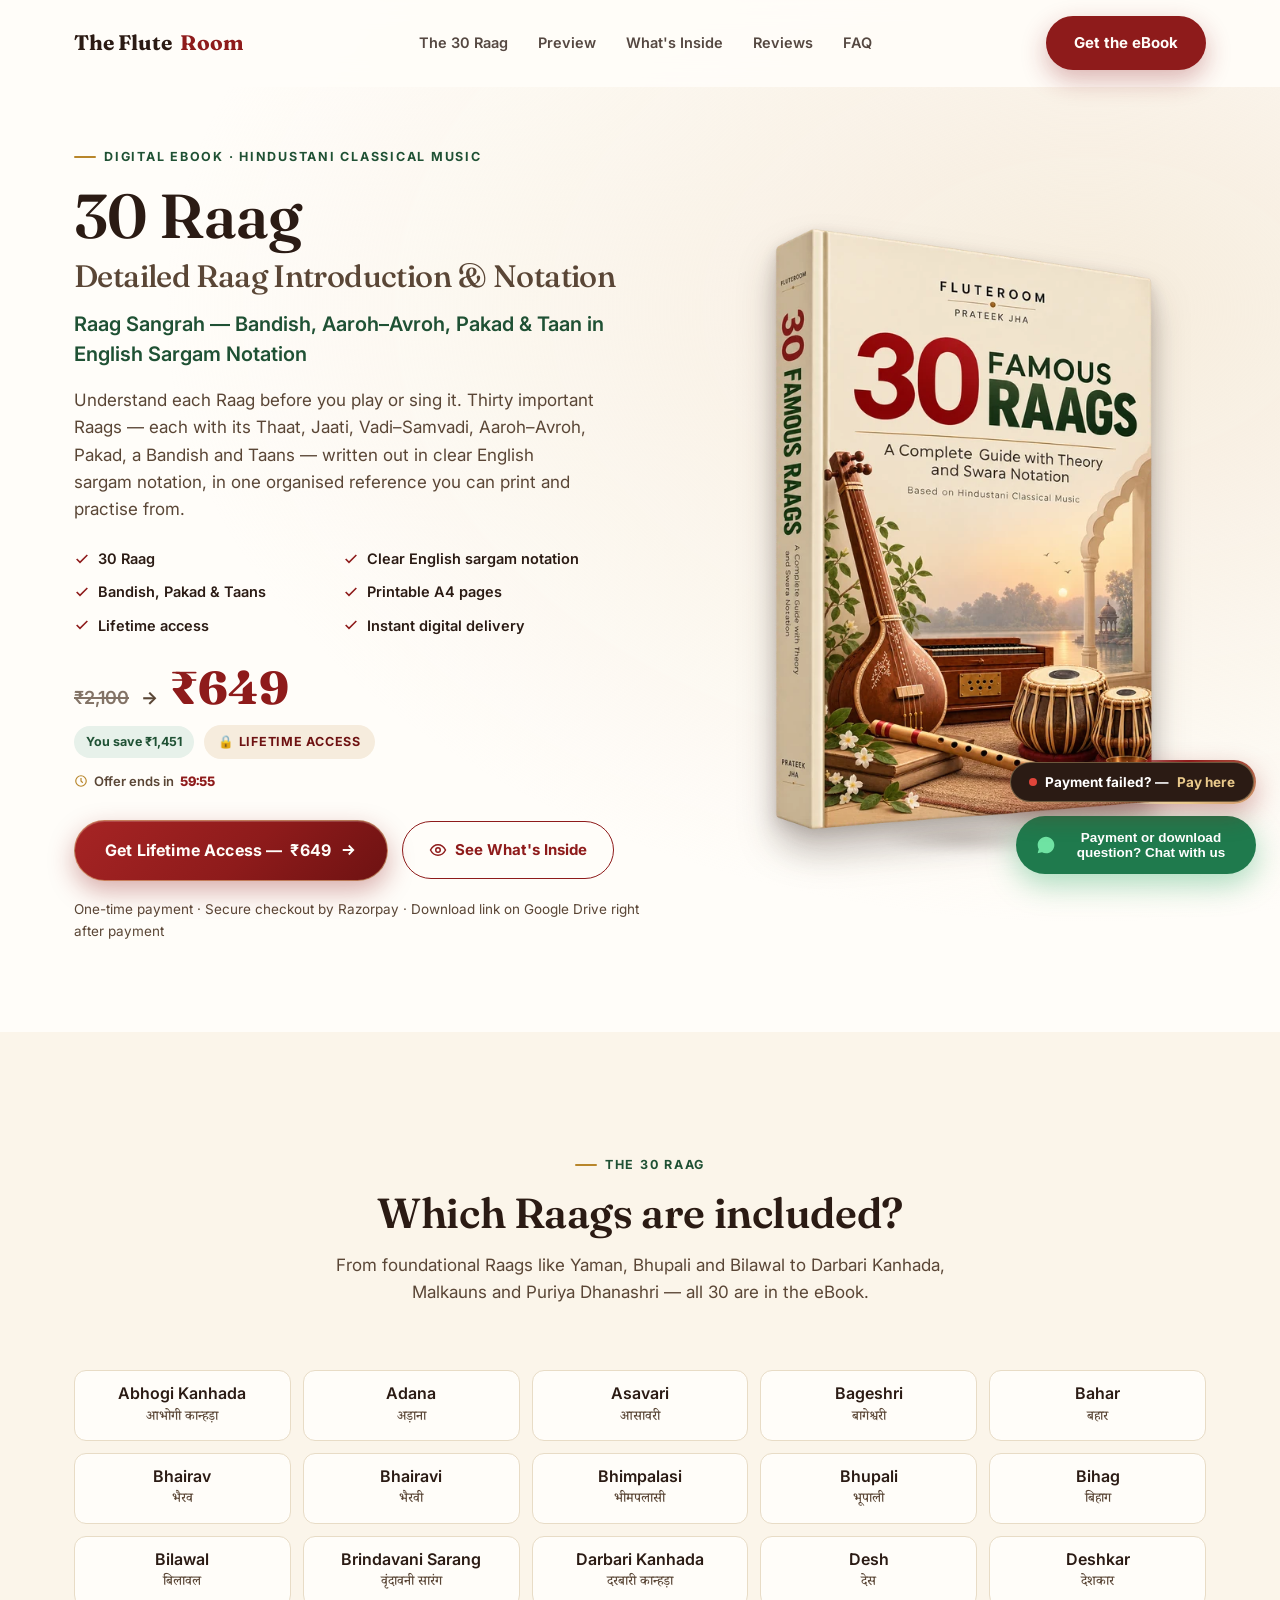
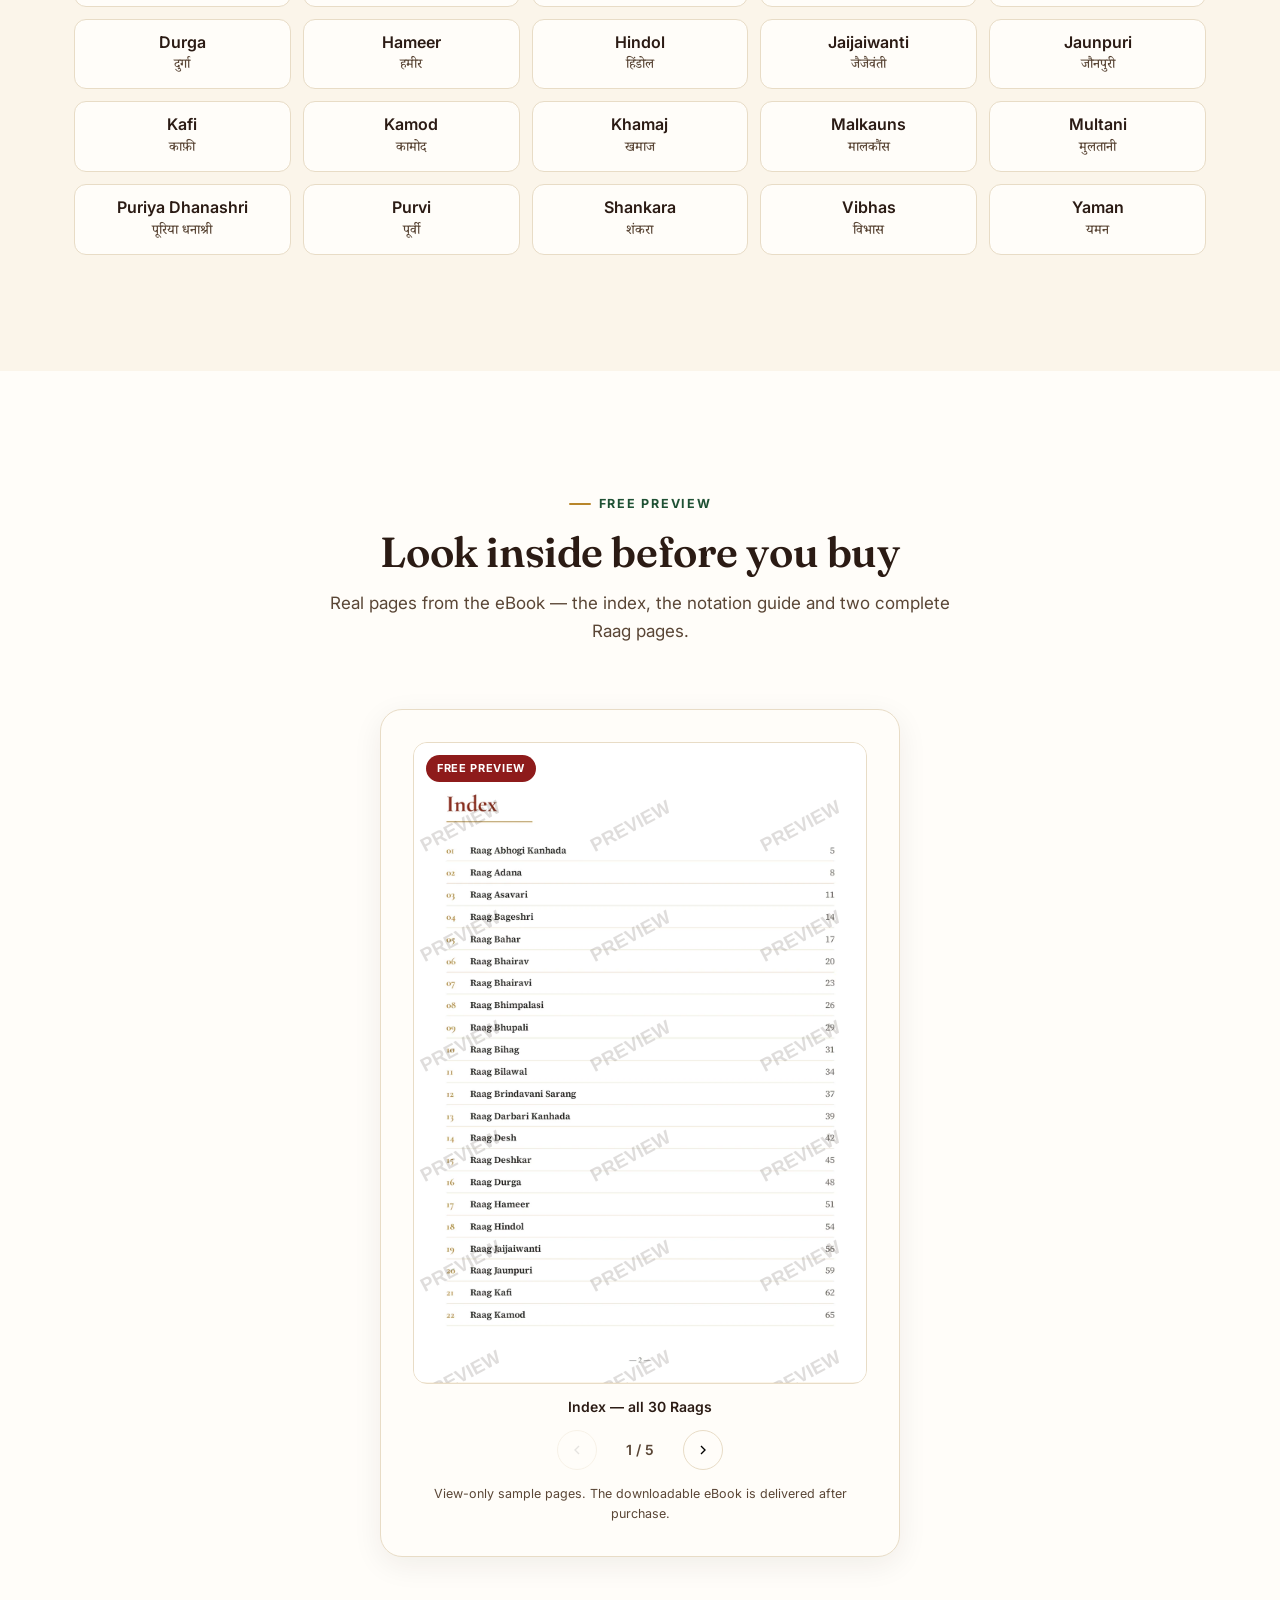
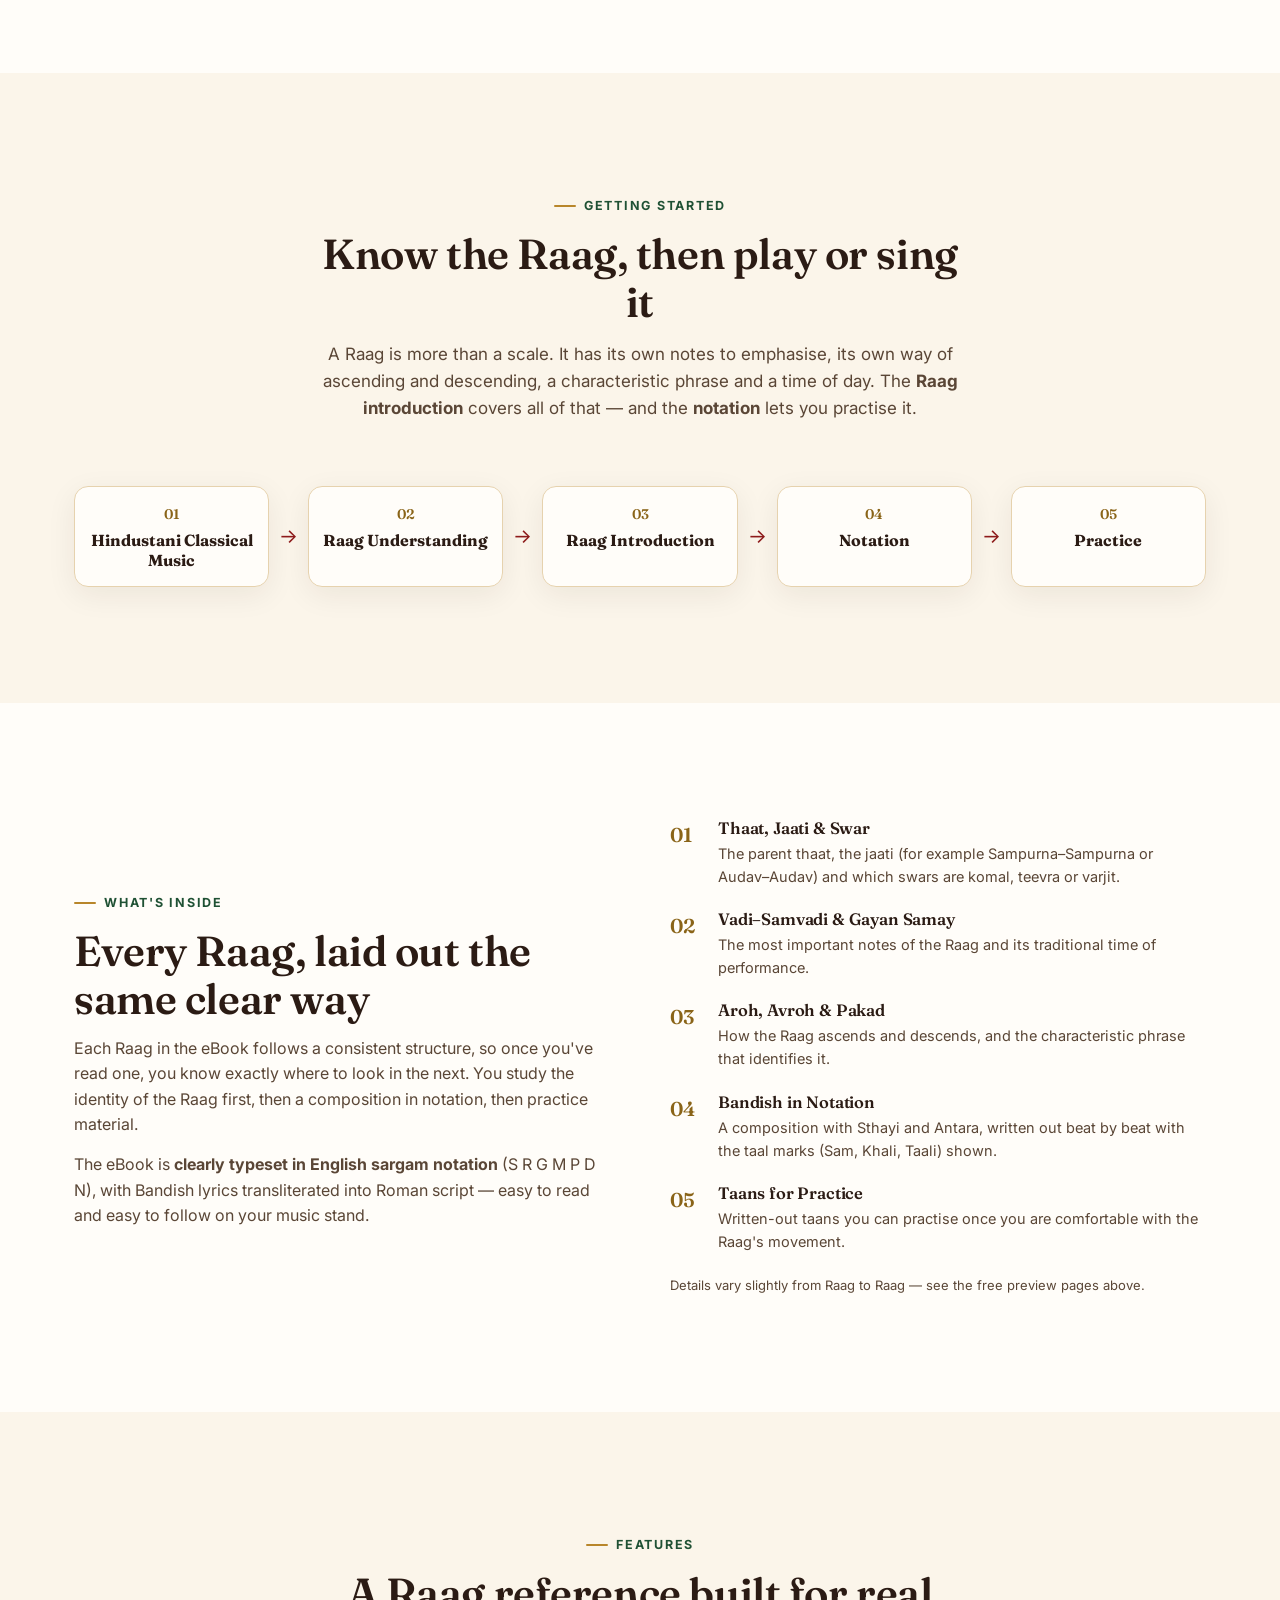
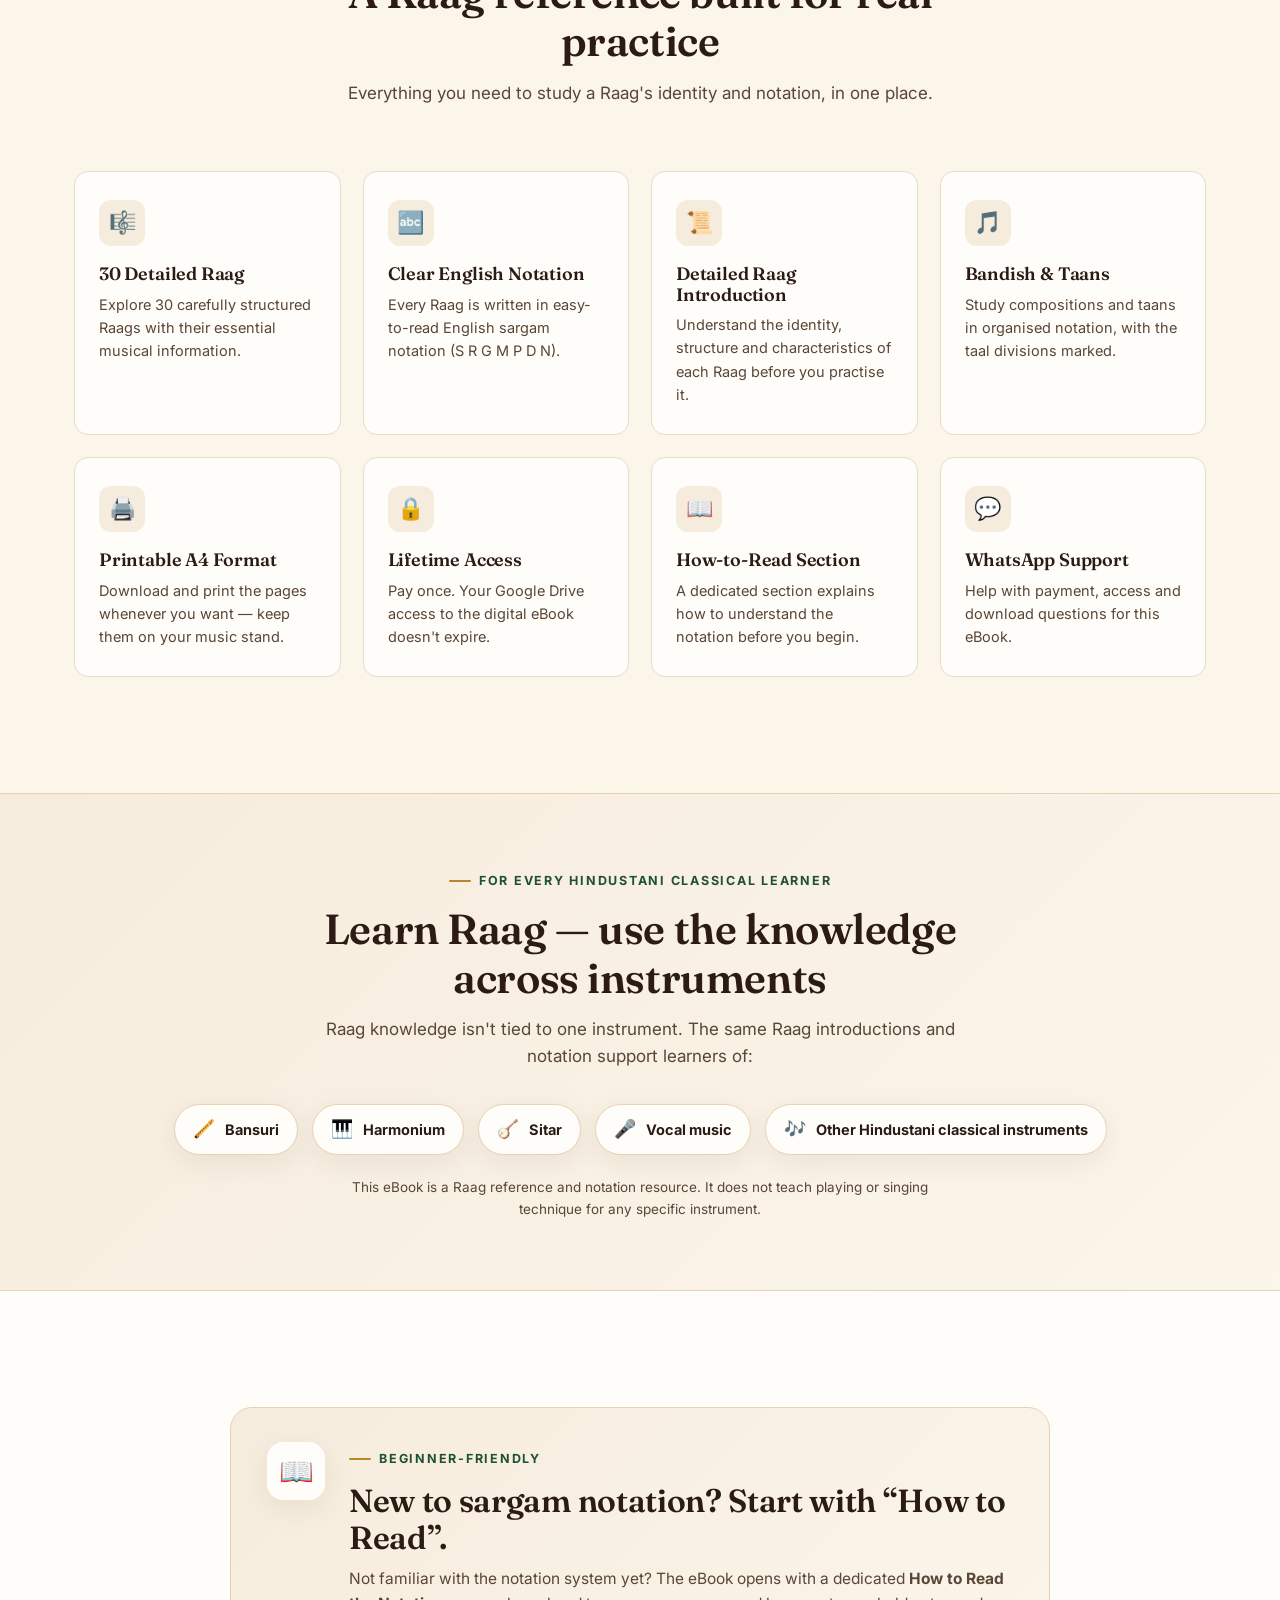
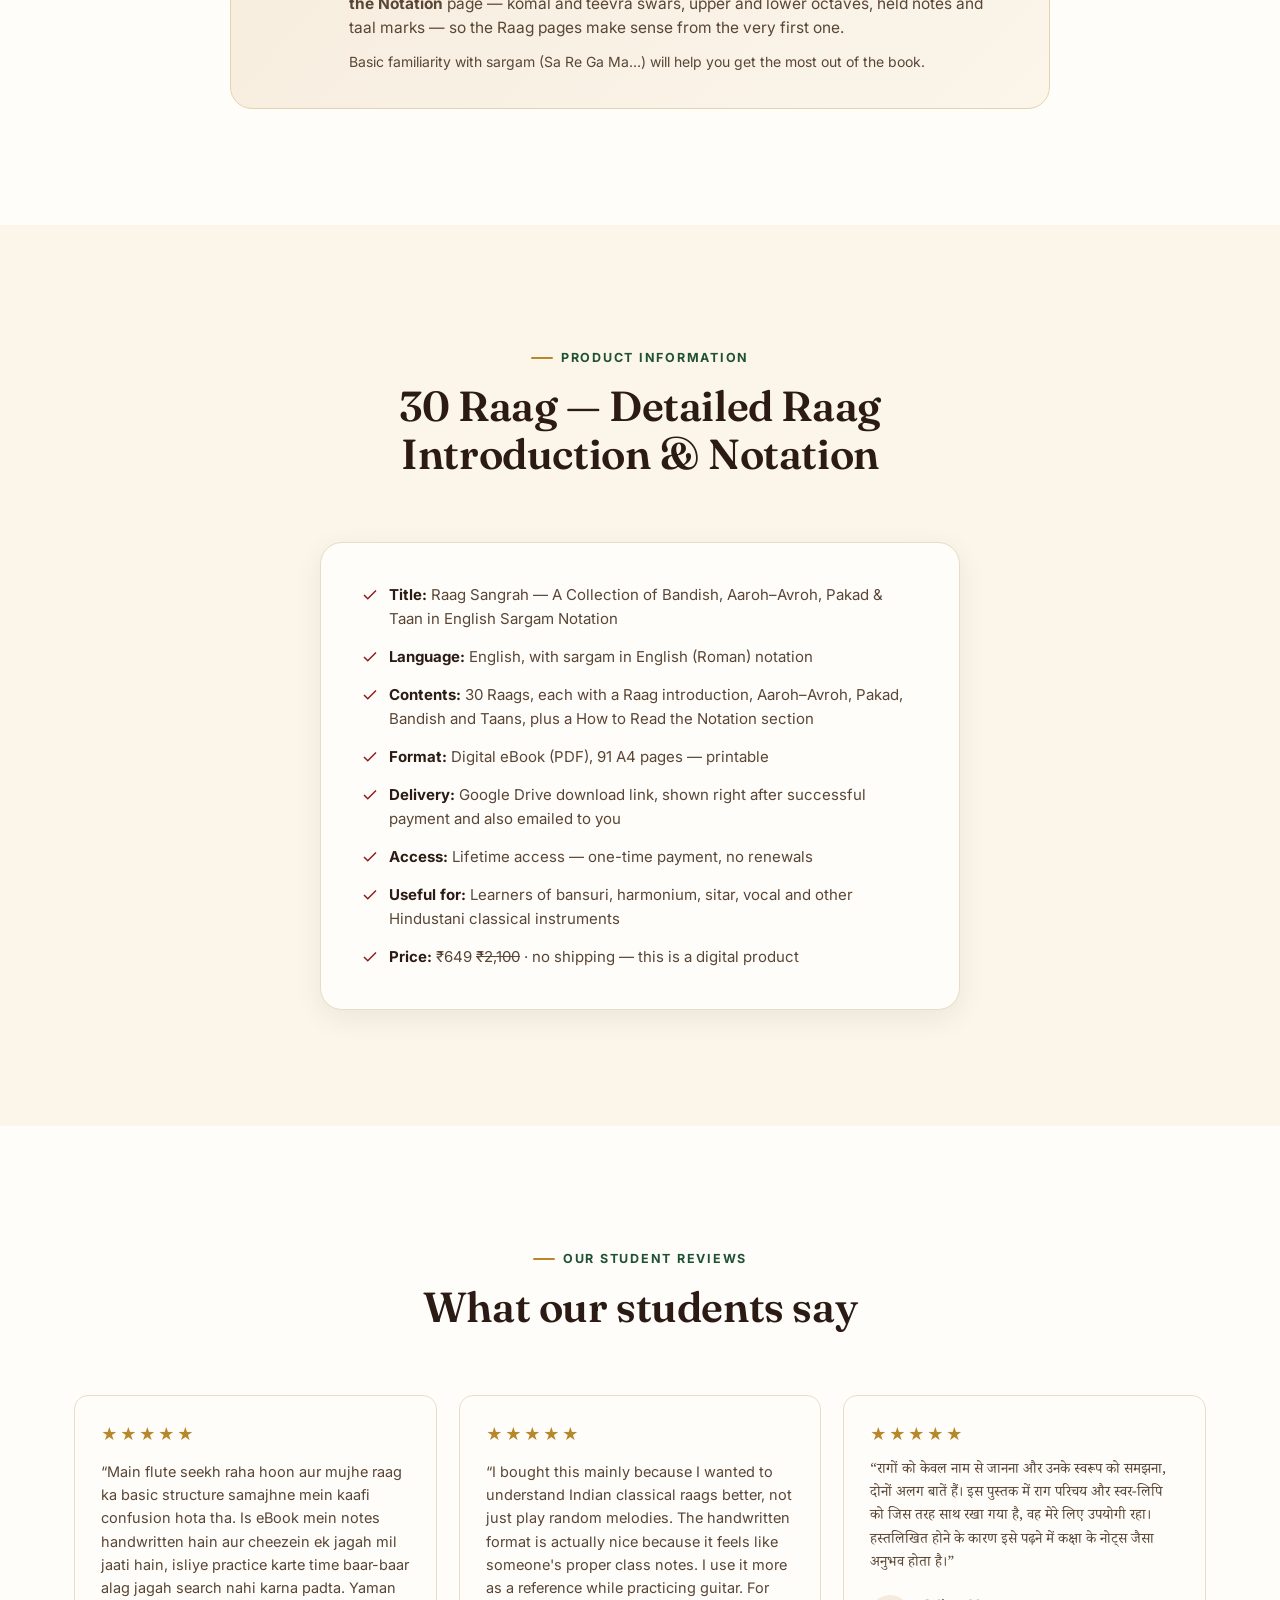
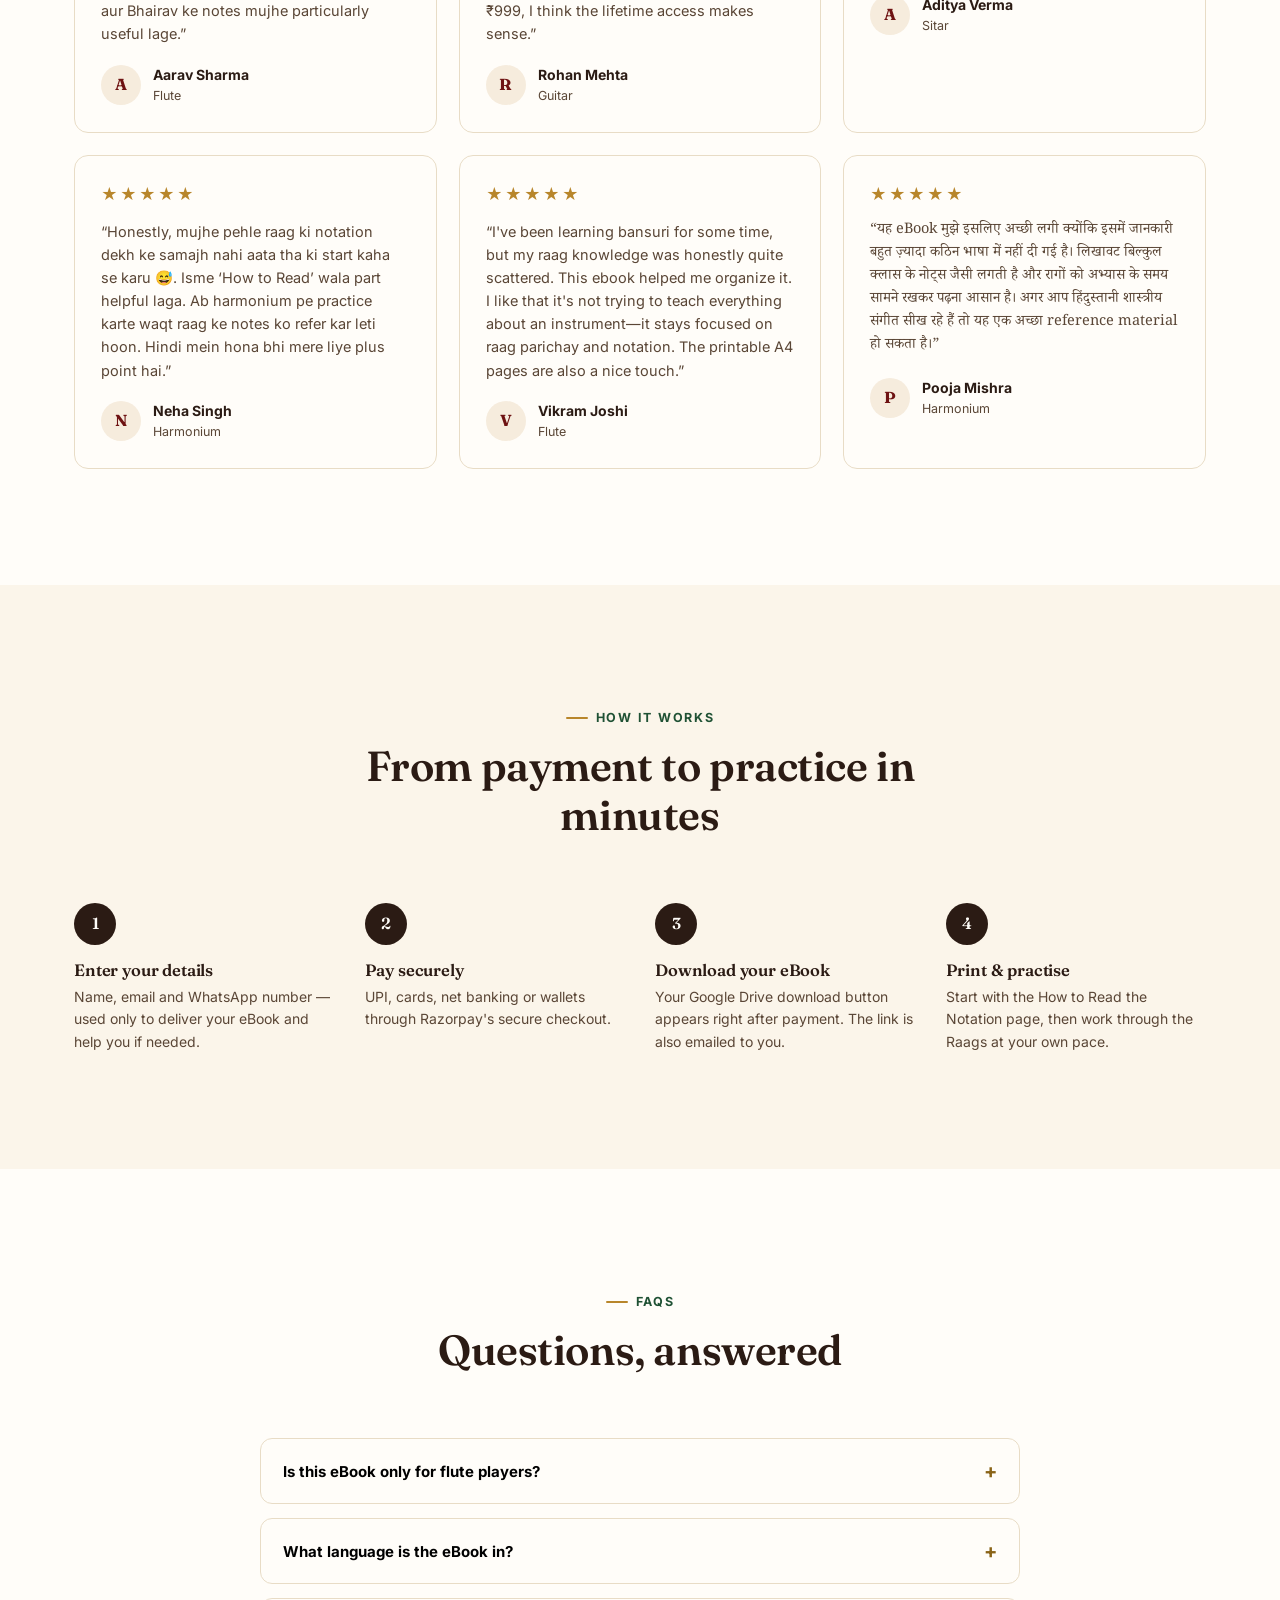
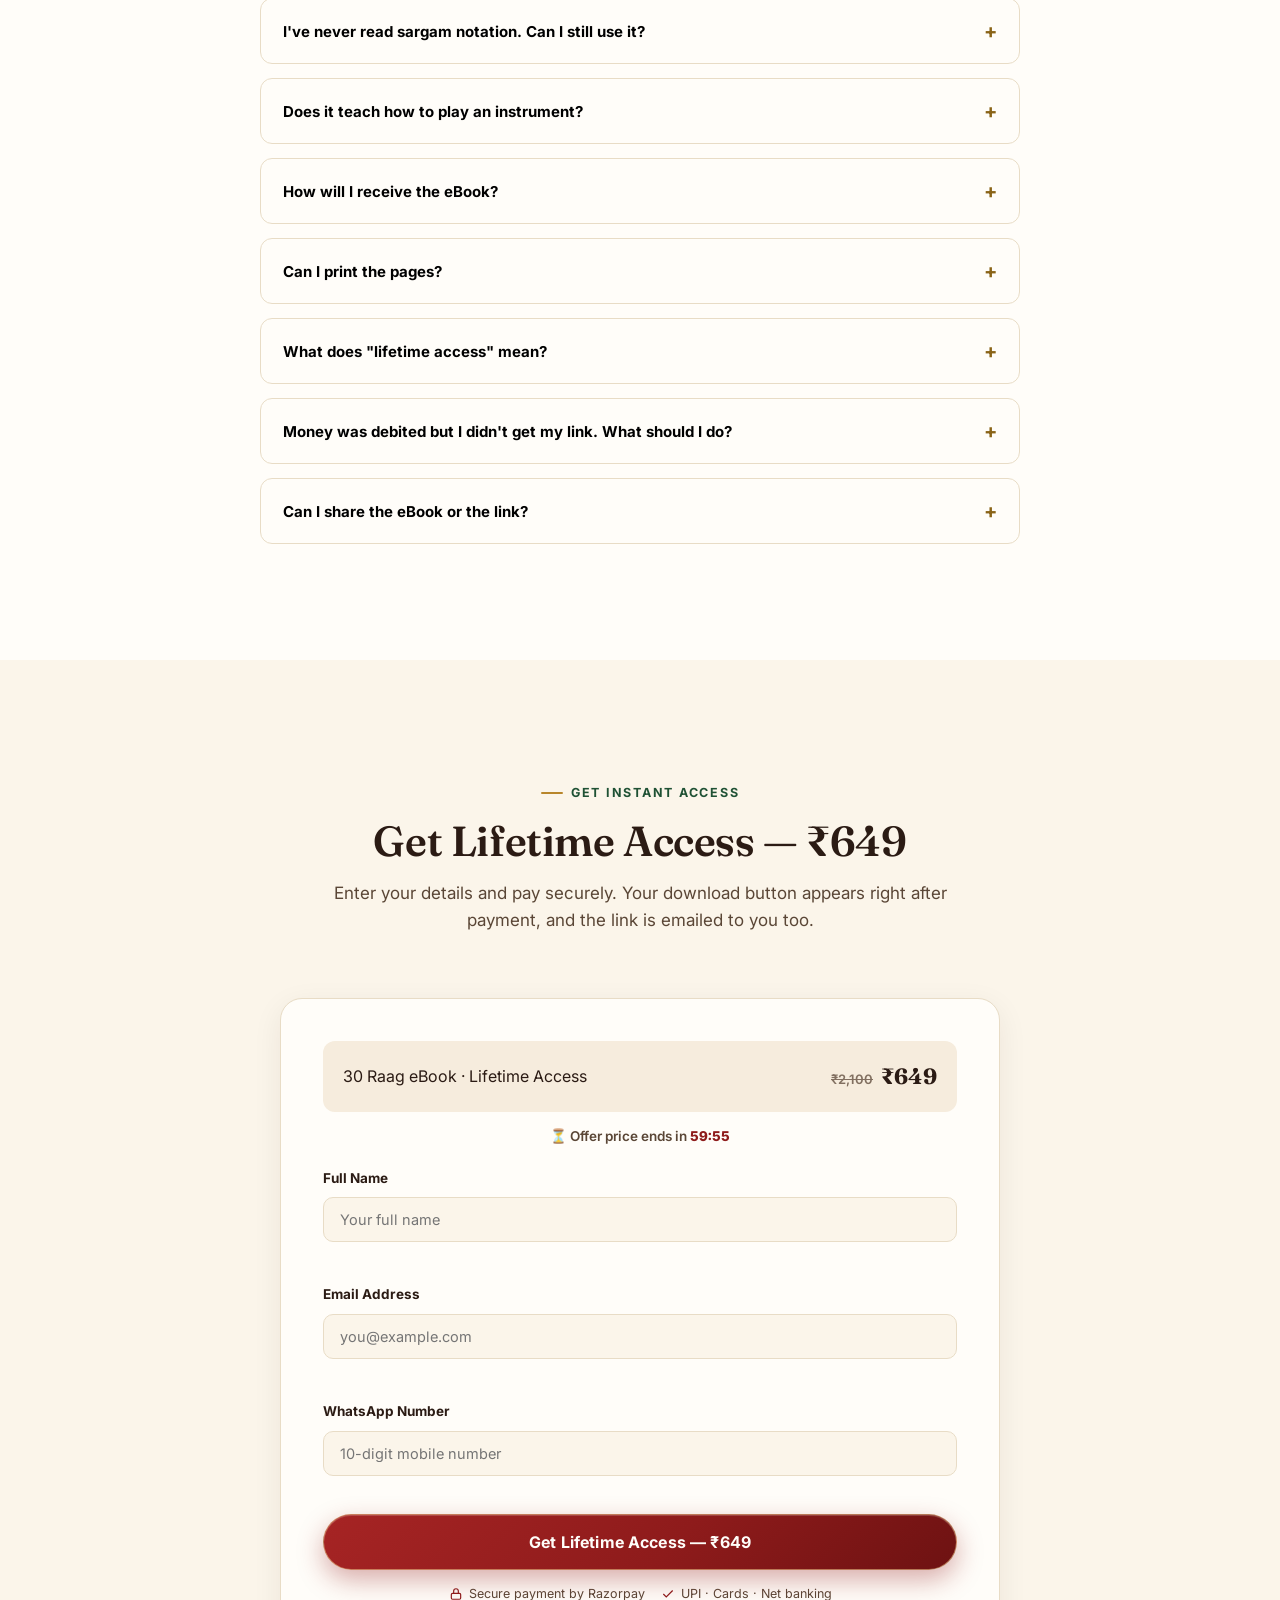
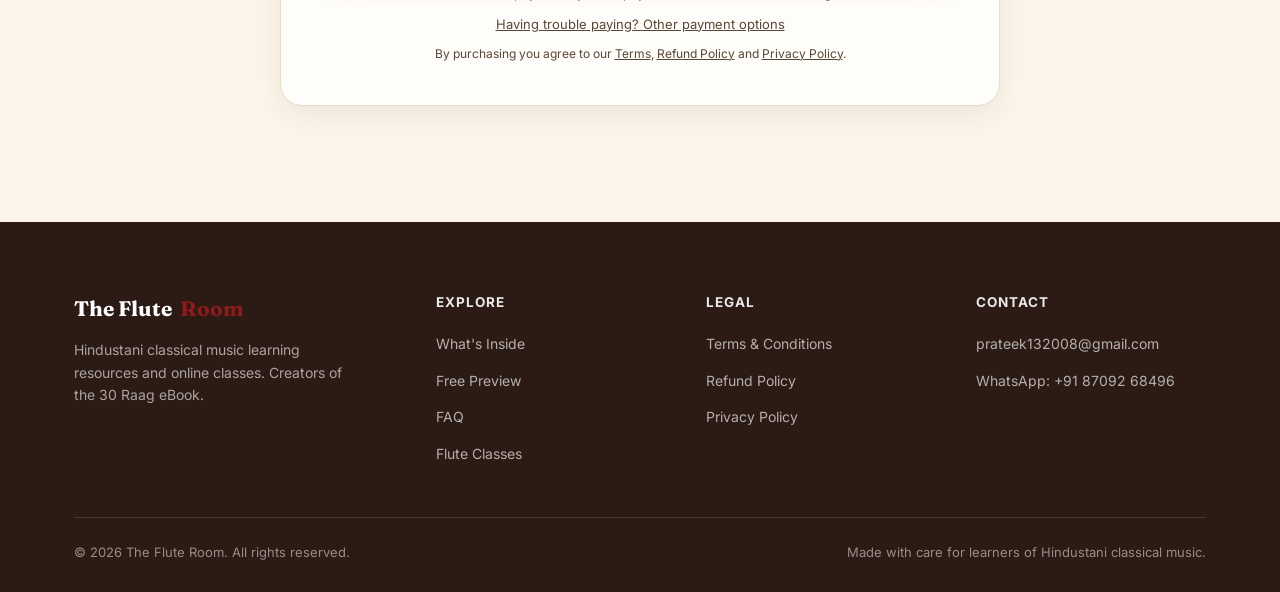
<file: index.html>
<!DOCTYPE html>
<html lang="en">
<head>
<meta charset="UTF-8">
<meta name="viewport" content="width=device-width, initial-scale=1.0">
<title>30 Raag — Raag Sangrah eBook in English Sargam Notation (₹649) | The Flute Room</title>
<meta name="description" content="A digital eBook covering 30 important Raags of Hindustani classical music — Thaat, Jaati, Vadi–Samvadi, Aaroh–Avroh, Pakad, Bandish and Taans in clear English sargam notation. Printable A4 pages, lifetime access, ₹649 (was ₹2,100).">
<meta name="theme-color" content="#8E1B1B">

<!-- Open Graph (link previews on WhatsApp / Facebook).
     Once your domain is live, change og:image to the FULL URL, e.g.
     https://YOUR-DOMAIN/assets/og-image-raag-sangrah.jpg  (see SETUP_GUIDE.md → Deployment) -->
<meta property="og:type" content="product">
<meta property="og:title" content="30 Raag — Raag Sangrah eBook in English Sargam Notation">
<meta property="og:description" content="30 Raag · Bandish, Aaroh–Avroh, Pakad &amp; Taan in English sargam notation · Printable A4 · Lifetime access · ₹649 (was ₹2,100)">
<meta property="og:image" content="https://fluteroom.shop/assets/og-image-raag-sangrah.jpg">
<link rel="icon" href="assets/raag-sangrah-cover-200.webp" type="image/webp">

<!-- Performance: connect early to the hosts checkout needs -->
<link rel="preconnect" href="https://fonts.googleapis.com">
<link rel="preconnect" href="https://fonts.gstatic.com" crossorigin>
<link rel="preconnect" href="https://checkout.razorpay.com">
<link rel="preconnect" href="https://api.razorpay.com">
<link rel="preconnect" href="https://script.google.com">
<link rel="preload" as="image" href="assets/raag-sangrah-cover-760.webp" imagesrcset="assets/raag-sangrah-cover-480.webp 480w, assets/raag-sangrah-cover-760.webp 760w" imagesizes="(max-width: 430px) 200px, (max-width: 980px) 230px, 380px" fetchpriority="high">
<link rel="stylesheet" href="https://fonts.googleapis.com/css2?family=Fraunces:opsz,wght@9..144,400;9..144,500;9..144,600;9..144,700&family=Inter:wght@400;500;600;700;800&family=Noto+Serif+Devanagari:wght@500;600&display=swap">
<link rel="stylesheet" href="css/style.css">
<link rel="stylesheet" href="css/ebook.css">
<style>
  /* "See What's Inside" — secondary hero button (links to #preview) */
  .ebook-hero .hero-actions { align-items: center; }
  .btn-preview { padding: 16px 26px; border-color: var(--orange); color: var(--orange); background: var(--white); }
  .btn-preview:hover { background: var(--orange); color: #fff; }
  #preview { scroll-margin-top: 70px; }
</style>

<!-- Scripts: all deferred (never block rendering) and run in this order.
     config → common → tracking (the ONLY Meta Pixel code) → Razorpay → page -->
<script src="js/config.js" defer></script>
<script src="js/common.js" defer></script>
<script src="js/tracking.js" defer></script>
<script src="https://checkout.razorpay.com/v1/checkout.js" defer></script>
<script src="js/ebook.js" defer></script>

<script type="application/ld+json">
{
  "@context": "https://schema.org",
  "@type": "Product",
  "name": "30 Raag — Raag Sangrah: Bandish, Aaroh–Avroh, Pakad & Taan in English Sargam Notation",
  "description": "Digital eBook covering 30 Raags of Hindustani classical music, each with a Raag introduction, Aaroh–Avroh, Pakad, Bandish and Taans in English sargam notation. Printable A4 pages, lifetime digital access.",
  "brand": { "@type": "Brand", "name": "The Flute Room" },
  "inLanguage": "en",
  "offers": { "@type": "Offer", "price": "649", "priceCurrency": "INR", "availability": "https://schema.org/InStock" }
}
</script>
</head>
<body>

<!-- ============================= HEADER (same as the Alankaar site) ============================= -->
<header class="site-header" id="siteHeader">
  <div class="container">
    <a href="index.html" class="logo">The Flute <span>Room</span></a>
    <nav class="nav-links" aria-label="Page sections">
      <a href="#raag-list">The 30 Raag</a>
      <a href="#preview">Preview</a>
      <a href="#inside">What's Inside</a>
      <a href="#reviews">Reviews</a>
      <a href="#faq">FAQ</a>
    </nav>
    <div class="header-cta">
      <a href="#buy" class="btn btn-primary">Get the eBook</a>
      <button class="nav-toggle" id="navToggle" aria-label="Open menu" type="button">
        <span></span><span></span><span></span>
      </button>
    </div>
  </div>
</header>

<div class="mobile-drawer" id="mobileDrawer">
  <button class="drawer-close" id="drawerClose" aria-label="Close menu" type="button">&times;</button>
  <a href="#raag-list">The 30 Raag</a>
  <a href="#preview">Preview</a>
  <a href="#inside">What's Inside</a>
  <a href="#reviews">Reviews</a>
  <a href="#faq">FAQ</a>
  <a href="#buy" class="btn btn-primary btn-block">Get the eBook</a>
</div>

<div class="recovery-banner" id="recoveryBanner" role="status" aria-live="polite"></div>

<main>
<!-- ============================= HERO ============================= -->
<section class="ebook-hero">
  <div class="container">
    <div class="ebook-hero-copy reveal">
      <div class="eyebrow">Digital eBook · Hindustani Classical Music</div>
      <h1>30 Raag <span class="h1-sub">Detailed Raag Introduction &amp; Notation</span></h1>
      <p class="ebook-hero-tagline">Raag Sangrah — Bandish, Aaroh–Avroh, Pakad &amp; Taan in English Sargam Notation</p>
      <p class="lede">Understand each Raag before you play or sing it. Thirty important Raags — each with its Thaat, Jaati, Vadi–Samvadi, Aaroh–Avroh, Pakad, a Bandish and Taans — written out in clear English sargam notation, in one organised reference you can print and practise from.</p>

      <ul class="ebook-hero-points">
        <li><svg width="16" height="16" viewBox="0 0 24 24" fill="none" stroke="currentColor" stroke-width="2.4" aria-hidden="true"><path d="M20 6L9 17l-5-5"/></svg>30 Raag</li>
        <li><svg width="16" height="16" viewBox="0 0 24 24" fill="none" stroke="currentColor" stroke-width="2.4" aria-hidden="true"><path d="M20 6L9 17l-5-5"/></svg>Clear English sargam notation</li>
        <li><svg width="16" height="16" viewBox="0 0 24 24" fill="none" stroke="currentColor" stroke-width="2.4" aria-hidden="true"><path d="M20 6L9 17l-5-5"/></svg>Bandish, Pakad &amp; Taans</li>
        <li><svg width="16" height="16" viewBox="0 0 24 24" fill="none" stroke="currentColor" stroke-width="2.4" aria-hidden="true"><path d="M20 6L9 17l-5-5"/></svg>Printable A4 pages</li>
        <li><svg width="16" height="16" viewBox="0 0 24 24" fill="none" stroke="currentColor" stroke-width="2.4" aria-hidden="true"><path d="M20 6L9 17l-5-5"/></svg>Lifetime access</li>
        <li><svg width="16" height="16" viewBox="0 0 24 24" fill="none" stroke="currentColor" stroke-width="2.4" aria-hidden="true"><path d="M20 6L9 17l-5-5"/></svg>Instant digital delivery</li>
      </ul>

      <div class="ebook-price-block">
        <div class="ebook-price-main">
          <s class="ebook-price-original" data-original-price aria-label="Original price">₹2,100</s>
          <span class="ebook-price-arrow" aria-hidden="true">→</span>
          <span class="ebook-price" data-price>₹649</span>
        </div>
        <div class="ebook-price-sub">
          <span class="ebook-save-badge" data-save-badge>You save ₹1,451</span>
          <span class="ebook-access-pill">🔒 Lifetime Access</span>
        </div>
        <span class="ebook-countdown" data-offer-timer hidden>
          <svg width="14" height="14" viewBox="0 0 24 24" fill="none" stroke="currentColor" stroke-width="2" aria-hidden="true"><circle cx="12" cy="12" r="9"/><path d="M12 7v5l3 3"/></svg>
          Offer ends in <span class="ebook-countdown-time" data-offer-time>60:00</span>
        </span>
      </div>

      <div class="hero-actions">
        <span class="cta-wrap"><a href="#buy" class="btn btn-primary btn-cta">Get Lifetime Access — <span data-price>₹649</span>
          <svg class="cta-arrow" width="18" height="18" viewBox="0 0 24 24" fill="none" stroke="currentColor" stroke-width="2.4" aria-hidden="true"><path d="M5 12h14M13 6l6 6-6 6"/></svg></a></span>
        <!-- Secondary button: scrolls to the Free Preview section -->
        <a href="#preview" class="btn btn-outline btn-preview">
          <svg width="18" height="18" viewBox="0 0 24 24" fill="none" stroke="currentColor" stroke-width="2" aria-hidden="true"><path d="M2 12s3.6-7 10-7 10 7 10 7-3.6 7-10 7S2 12 2 12z"/><circle cx="12" cy="12" r="3"/></svg>
          See What's Inside</a>
      </div>
      <p class="ebook-hero-note">One-time payment · Secure checkout by Razorpay · Download link on Google Drive right after payment</p>
    </div>

    <div class="ebook-showcase reveal">
      <div class="ebook-cover-frame">
        <img src="assets/raag-sangrah-cover-760.webp"
             srcset="assets/raag-sangrah-cover-480.webp 480w, assets/raag-sangrah-cover-760.webp 760w"
             sizes="(max-width: 430px) 200px, (max-width: 980px) 230px, 380px"
             width="760" height="1208" fetchpriority="high" decoding="async"
             alt="Cover of the eBook — 30 Famous Raags: A Complete Guide with Theory and Swara Notation, by Prateek Jha, The Flute Room">
      </div>
      <div class="ebook-ground-shadow" aria-hidden="true"></div>
    </div>
  </div>
</section>

<!-- ============================= THE 30 RAAG ============================= -->
<section class="alt" id="raag-list">
  <div class="container">
    <div class="section-head center reveal">
      <div class="eyebrow">The 30 Raag</div>
      <h2>Which Raags are included?</h2>
      <p>From foundational Raags like Yaman, Bhupali and Bilawal to Darbari Kanhada, Malkauns and Puriya Dhanashri — all 30 are in the eBook.</p>
    </div>
    <div class="raag-grid reveal">
      <div class="raag-chip"><span class="en">Abhogi Kanhada</span><span class="hi" lang="hi">आभोगी कान्हड़ा</span></div>
      <div class="raag-chip"><span class="en">Adana</span><span class="hi" lang="hi">अड़ाना</span></div>
      <div class="raag-chip"><span class="en">Asavari</span><span class="hi" lang="hi">आसावरी</span></div>
      <div class="raag-chip"><span class="en">Bageshri</span><span class="hi" lang="hi">बागेश्वरी</span></div>
      <div class="raag-chip"><span class="en">Bahar</span><span class="hi" lang="hi">बहार</span></div>
      <div class="raag-chip"><span class="en">Bhairav</span><span class="hi" lang="hi">भैरव</span></div>
      <div class="raag-chip"><span class="en">Bhairavi</span><span class="hi" lang="hi">भैरवी</span></div>
      <div class="raag-chip"><span class="en">Bhimpalasi</span><span class="hi" lang="hi">भीमपलासी</span></div>
      <div class="raag-chip"><span class="en">Bhupali</span><span class="hi" lang="hi">भूपाली</span></div>
      <div class="raag-chip"><span class="en">Bihag</span><span class="hi" lang="hi">बिहाग</span></div>
      <div class="raag-chip"><span class="en">Bilawal</span><span class="hi" lang="hi">बिलावल</span></div>
      <div class="raag-chip"><span class="en">Brindavani Sarang</span><span class="hi" lang="hi">वृंदावनी सारंग</span></div>
      <div class="raag-chip"><span class="en">Darbari Kanhada</span><span class="hi" lang="hi">दरबारी कान्हड़ा</span></div>
      <div class="raag-chip"><span class="en">Desh</span><span class="hi" lang="hi">देस</span></div>
      <div class="raag-chip"><span class="en">Deshkar</span><span class="hi" lang="hi">देशकार</span></div>
      <div class="raag-chip"><span class="en">Durga</span><span class="hi" lang="hi">दुर्गा</span></div>
      <div class="raag-chip"><span class="en">Hameer</span><span class="hi" lang="hi">हमीर</span></div>
      <div class="raag-chip"><span class="en">Hindol</span><span class="hi" lang="hi">हिंडोल</span></div>
      <div class="raag-chip"><span class="en">Jaijaiwanti</span><span class="hi" lang="hi">जैजैवंती</span></div>
      <div class="raag-chip"><span class="en">Jaunpuri</span><span class="hi" lang="hi">जौनपुरी</span></div>
      <div class="raag-chip"><span class="en">Kafi</span><span class="hi" lang="hi">काफ़ी</span></div>
      <div class="raag-chip"><span class="en">Kamod</span><span class="hi" lang="hi">कामोद</span></div>
      <div class="raag-chip"><span class="en">Khamaj</span><span class="hi" lang="hi">खमाज</span></div>
      <div class="raag-chip"><span class="en">Malkauns</span><span class="hi" lang="hi">मालकौंस</span></div>
      <div class="raag-chip"><span class="en">Multani</span><span class="hi" lang="hi">मुलतानी</span></div>
      <div class="raag-chip"><span class="en">Puriya Dhanashri</span><span class="hi" lang="hi">पूरिया धनाश्री</span></div>
      <div class="raag-chip"><span class="en">Purvi</span><span class="hi" lang="hi">पूर्वी</span></div>
      <div class="raag-chip"><span class="en">Shankara</span><span class="hi" lang="hi">शंकरा</span></div>
      <div class="raag-chip"><span class="en">Vibhas</span><span class="hi" lang="hi">विभास</span></div>
      <div class="raag-chip"><span class="en">Yaman</span><span class="hi" lang="hi">यमन</span></div>
    </div>
  </div>
</section>

<!-- ============================= FREE PREVIEW ============================= -->
<section id="preview">
  <div class="container">
    <div class="section-head center reveal">
      <div class="eyebrow">Free Preview</div>
      <h2>Look inside before you buy</h2>
      <p>Real pages from the eBook — the index, the notation guide and two complete Raag pages.</p>
    </div>
    <div class="ebook-preview-card reveal">
      <div class="ebook-preview-viewer">
        <span class="ebook-preview-badge">Free Preview</span>
        <img id="previewImg" src="assets/preview/raag-new-preview-1.webp" width="1200" height="1698" loading="lazy" decoding="async" draggable="false"
             alt="Sample page from the 30 Raag eBook: Index of all 30 Raags">
        <div class="ebook-preview-watermark" aria-hidden="true"></div>

        <!-- Final preview slide: "Unlock Full Raag eBook" (your design image).
             The whole slide is a link to the checkout form (#buy). -->
        <div class="ebook-unlock" id="previewUnlock" hidden>
          <a href="#buy" class="ebook-unlock-link" aria-label="Unlock the full Raag eBook — ₹2,100, now ₹649. Go to checkout.">
            <img src="assets/preview/raag-unlock-full-ebook.webp" width="1054" height="1492" loading="lazy" decoding="async" draggable="false"
                 alt="Unlock Full Raag eBook — get complete access to all 30 famous Raags with detailed theory and swara notation. For just ₹649 (was ₹2,100). Lifetime access.">
          </a>
        </div>
      </div>
      <p class="ebook-preview-caption" id="previewCaption" aria-live="polite">Index — all 30 Raags</p>
      <div class="ebook-preview-nav">
        <button type="button" class="slider-btn" id="previewPrev" aria-label="Previous preview page">
          <svg width="16" height="16" viewBox="0 0 24 24" fill="none" stroke="currentColor" stroke-width="2" aria-hidden="true"><path d="M15 18l-6-6 6-6"/></svg>
        </button>
        <span class="ebook-preview-counter" id="previewCounter">1 / 5</span>
        <button type="button" class="slider-btn" id="previewNext" aria-label="Next preview page">
          <svg width="16" height="16" viewBox="0 0 24 24" fill="none" stroke="currentColor" stroke-width="2" aria-hidden="true"><path d="M9 18l6-6-6-6"/></svg>
        </button>
      </div>
      <p class="ebook-preview-note">View-only sample pages. The downloadable eBook is delivered after purchase.</p>
    </div>
  </div>
</section>

<!-- ============================= WHAT IS A RAAG INTRODUCTION? ============================= -->
<section class="alt" id="about-raag">
  <div class="container">
    <div class="section-head center reveal">
      <div class="eyebrow">Getting Started</div>
      <h2>Know the Raag, then play or sing it</h2>
      <p>A Raag is more than a scale. It has its own notes to emphasise, its own way of ascending and descending, a characteristic phrase and a time of day. The <strong>Raag introduction</strong> covers all of that — and the <strong>notation</strong> lets you practise it.</p>
    </div>
    <div class="learn-path reveal-stagger" aria-label="Learning path">
      <div class="learn-step"><span class="n">01</span><strong>Hindustani Classical Music</strong></div>
      <div class="learn-arrow" aria-hidden="true">→</div>
      <div class="learn-step"><span class="n">02</span><strong>Raag Understanding</strong></div>
      <div class="learn-arrow" aria-hidden="true">→</div>
      <div class="learn-step"><span class="n">03</span><strong>Raag Introduction</strong></div>
      <div class="learn-arrow" aria-hidden="true">→</div>
      <div class="learn-step"><span class="n">04</span><strong>Notation</strong></div>
      <div class="learn-arrow" aria-hidden="true">→</div>
      <div class="learn-step"><span class="n">05</span><strong>Practice</strong></div>
    </div>
  </div>
</section>

<!-- ============================= WHAT EACH RAAG COVERS (reuses .why-grid) ============================= -->
<section id="inside">
  <div class="container why-grid">
    <div class="reveal">
      <div class="eyebrow">What's Inside</div>
      <h2 style="font-size:clamp(28px,4vw,42px);">Every Raag, laid out the same clear way</h2>
      <p style="color:var(--ink-soft); margin-top:12px;">Each Raag in the eBook follows a consistent structure, so once you've read one, you know exactly where to look in the next. You study the identity of the Raag first, then a composition in notation, then practice material.</p>
      <p style="color:var(--ink-soft); margin-top:14px;">The eBook is <strong>clearly typeset in English sargam notation</strong> (S R G M P D N), with Bandish lyrics transliterated into Roman script — easy to read and easy to follow on your music stand.</p>
    </div>
    <div class="why-list reveal-stagger">
      <div class="why-item"><span class="why-num">01</span><div><h4>Thaat, Jaati &amp; Swar</h4><p>The parent thaat, the jaati (for example Sampurna–Sampurna or Audav–Audav) and which swars are komal, teevra or varjit.</p></div></div>
      <div class="why-item"><span class="why-num">02</span><div><h4>Vadi–Samvadi &amp; Gayan Samay</h4><p>The most important notes of the Raag and its traditional time of performance.</p></div></div>
      <div class="why-item"><span class="why-num">03</span><div><h4>Aroh, Avroh &amp; Pakad</h4><p>How the Raag ascends and descends, and the characteristic phrase that identifies it.</p></div></div>
      <div class="why-item"><span class="why-num">04</span><div><h4>Bandish in Notation</h4><p>A composition with Sthayi and Antara, written out beat by beat with the taal marks (Sam, Khali, Taali) shown.</p></div></div>
      <div class="why-item"><span class="why-num">05</span><div><h4>Taans for Practice</h4><p>Written-out taans you can practise once you are comfortable with the Raag's movement.</p></div></div>
      <p style="font-size:13px;color:var(--ink-soft);">Details vary slightly from Raag to Raag — see the free preview pages above.</p>
    </div>
  </div>
</section>

<!-- ============================= FEATURES ============================= -->
<section class="alt" id="features">
  <div class="container">
    <div class="section-head center reveal">
      <div class="eyebrow">Features</div>
      <h2>A Raag reference built for real practice</h2>
      <p>Everything you need to study a Raag's identity and notation, in one place.</p>
    </div>
    <div class="ebook-benefit-grid reveal-stagger">
      <div class="benefit-card"><div class="benefit-icon" aria-hidden="true">🎼</div><h3>30 Detailed Raag</h3><p>Explore 30 carefully structured Raags with their essential musical information.</p></div>
      <div class="benefit-card"><div class="benefit-icon" aria-hidden="true">🔤</div><h3>Clear English Notation</h3><p>Every Raag is written in easy-to-read English sargam notation (S R G M P D N).</p></div>
      <div class="benefit-card"><div class="benefit-icon" aria-hidden="true">📜</div><h3>Detailed Raag Introduction</h3><p>Understand the identity, structure and characteristics of each Raag before you practise it.</p></div>
      <div class="benefit-card"><div class="benefit-icon" aria-hidden="true">🎵</div><h3>Bandish &amp; Taans</h3><p>Study compositions and taans in organised notation, with the taal divisions marked.</p></div>
      <div class="benefit-card"><div class="benefit-icon" aria-hidden="true">🖨️</div><h3>Printable A4 Format</h3><p>Download and print the pages whenever you want — keep them on your music stand.</p></div>
      <div class="benefit-card"><div class="benefit-icon" aria-hidden="true">🔒</div><h3>Lifetime Access</h3><p>Pay once. Your Google Drive access to the digital eBook doesn't expire.</p></div>
      <div class="benefit-card"><div class="benefit-icon" aria-hidden="true">📖</div><h3>How-to-Read Section</h3><p>A dedicated section explains how to understand the notation before you begin.</p></div>
      <div class="benefit-card"><div class="benefit-icon" aria-hidden="true">💬</div><h3>WhatsApp Support</h3><p>Help with payment, access and download questions for this eBook.</p></div>
    </div>
  </div>
</section>

<!-- ============================= MULTI-INSTRUMENT ============================= -->
<section class="highlight-banner" id="instruments" style="padding:70px 0;">
  <div class="container">
    <div class="section-head center reveal" style="margin-bottom:34px;">
      <div class="eyebrow">For Every Hindustani Classical Learner</div>
      <h2>Learn Raag — use the knowledge across instruments</h2>
      <p>Raag knowledge isn't tied to one instrument. The same Raag introductions and notation support learners of:</p>
    </div>
    <div class="instrument-row reveal-stagger">
      <span class="instrument-chip"><span aria-hidden="true">🪈</span>Bansuri</span>
      <span class="instrument-chip"><span aria-hidden="true">🎹</span>Harmonium</span>
      <span class="instrument-chip"><span aria-hidden="true">🪕</span>Sitar</span>
      <span class="instrument-chip"><span aria-hidden="true">🎤</span>Vocal music</span>
      <span class="instrument-chip"><span aria-hidden="true">🎶</span>Other Hindustani classical instruments</span>
    </div>
    <p class="fine-note">This eBook is a Raag reference and notation resource. It does not teach playing or singing technique for any specific instrument.</p>
  </div>
</section>

<!-- ============================= HOW TO READ ============================= -->
<section id="how-to-read">
  <div class="container">
    <div class="howto-card reveal">
      <div class="howto-icon" aria-hidden="true">📖</div>
      <div>
        <div class="eyebrow">Beginner-Friendly</div>
        <h2>New to sargam notation? Start with “How to Read”.</h2>
        <p>Not familiar with the notation system yet? The eBook opens with a dedicated <strong>How to Read the Notation</strong> page — komal and teevra swars, upper and lower octaves, held notes and taal marks — so the Raag pages make sense from the very first one.</p>
        <p style="margin-top:10px;font-size:14px;">Basic familiarity with sargam (Sa Re Ga Ma…) will help you get the most out of the book.</p>
      </div>
    </div>
  </div>
</section>

<!-- ============================= PRODUCT INFORMATION ============================= -->
<section class="alt" id="product-info">
  <div class="container">
    <div class="section-head center reveal">
      <div class="eyebrow">Product Information</div>
      <h2>30 Raag — Detailed Raag Introduction &amp; Notation</h2>
    </div>
    <div class="ebook-info-card reveal">
      <ul class="ebook-info-list">
        <li><svg width="18" height="18" viewBox="0 0 24 24" fill="none" stroke="currentColor" stroke-width="2" aria-hidden="true"><path d="M20 6L9 17l-5-5"/></svg><span><strong>Title:</strong> Raag Sangrah — A Collection of Bandish, Aaroh–Avroh, Pakad &amp; Taan in English Sargam Notation</span></li>
        <li><svg width="18" height="18" viewBox="0 0 24 24" fill="none" stroke="currentColor" stroke-width="2" aria-hidden="true"><path d="M20 6L9 17l-5-5"/></svg><span><strong>Language:</strong> English, with sargam in English (Roman) notation</span></li>
        <li><svg width="18" height="18" viewBox="0 0 24 24" fill="none" stroke="currentColor" stroke-width="2" aria-hidden="true"><path d="M20 6L9 17l-5-5"/></svg><span><strong>Contents:</strong> 30 Raags, each with a Raag introduction, Aaroh–Avroh, Pakad, Bandish and Taans, plus a How to Read the Notation section</span></li>
        <li><svg width="18" height="18" viewBox="0 0 24 24" fill="none" stroke="currentColor" stroke-width="2" aria-hidden="true"><path d="M20 6L9 17l-5-5"/></svg><span><strong>Format:</strong> Digital eBook (PDF), 91 A4 pages — printable</span></li>
        <li><svg width="18" height="18" viewBox="0 0 24 24" fill="none" stroke="currentColor" stroke-width="2" aria-hidden="true"><path d="M20 6L9 17l-5-5"/></svg><span><strong>Delivery:</strong> Google Drive download link, shown right after successful payment and also emailed to you</span></li>
        <li><svg width="18" height="18" viewBox="0 0 24 24" fill="none" stroke="currentColor" stroke-width="2" aria-hidden="true"><path d="M20 6L9 17l-5-5"/></svg><span><strong>Access:</strong> Lifetime access — one-time payment, no renewals</span></li>
        <li><svg width="18" height="18" viewBox="0 0 24 24" fill="none" stroke="currentColor" stroke-width="2" aria-hidden="true"><path d="M20 6L9 17l-5-5"/></svg><span><strong>Useful for:</strong> Learners of bansuri, harmonium, sitar, vocal and other Hindustani classical instruments</span></li>
        <li><svg width="18" height="18" viewBox="0 0 24 24" fill="none" stroke="currentColor" stroke-width="2" aria-hidden="true"><path d="M20 6L9 17l-5-5"/></svg><span><strong>Price:</strong> <span data-price>₹649</span> <s data-original-price>₹2,100</s> · no shipping — this is a digital product</span></li>
      </ul>
    </div>
  </div>
</section>

<!-- ============================= OUR STUDENT REVIEWS =============================
     Filled from CONFIG.REVIEWS in js/config.js (name, instrument, text).
     The whole section stays hidden until at least one real review is added. -->
<section id="reviews" hidden>
  <div class="container">
    <div class="section-head center reveal">
      <div class="eyebrow">Our Student Reviews</div>
      <h2>What our students say</h2>
    </div>
    <div class="ebook-review-grid" id="reviewGrid"></div>
  </div>
</section>

<!-- ============================= HOW IT WORKS ============================= -->
<section class="alt" id="how-it-works">
  <div class="container">
    <div class="section-head center reveal">
      <div class="eyebrow">How It Works</div>
      <h2>From payment to practice in minutes</h2>
    </div>
    <div class="steps-grid reveal-stagger">
      <div class="step-card"><div class="step-num">1</div><h4>Enter your details</h4><p>Name, email and WhatsApp number — used only to deliver your eBook and help you if needed.</p></div>
      <div class="step-card"><div class="step-num">2</div><h4>Pay securely</h4><p>UPI, cards, net banking or wallets through Razorpay's secure checkout.</p></div>
      <div class="step-card"><div class="step-num">3</div><h4>Download your eBook</h4><p>Your Google Drive download button appears right after payment. The link is also emailed to you.</p></div>
      <div class="step-card"><div class="step-num">4</div><h4>Print &amp; practise</h4><p>Start with the How to Read the Notation page, then work through the Raags at your own pace.</p></div>
    </div>
  </div>
</section>

<!-- ============================= FAQ ============================= -->
<section id="faq">
  <div class="container">
    <div class="section-head center reveal">
      <div class="eyebrow">FAQs</div>
      <h2>Questions, answered</h2>
    </div>
    <div class="faq-list">
      <div class="faq-item"><button class="faq-q" type="button" aria-expanded="false">Is this eBook only for flute players? <span class="plus">+</span></button>
        <div class="faq-a"><p>No. It is based on Hindustani classical music, so the Raag introductions and notation are useful whether you learn bansuri, harmonium, sitar, vocal music or another Hindustani classical instrument.</p></div></div>
      <div class="faq-item"><button class="faq-q" type="button" aria-expanded="false">What language is the eBook in? <span class="plus">+</span></button>
        <div class="faq-a"><p>The eBook is written in English, with the sargam in English (Roman) notation — S R G M P D N — and the Bandish lyrics transliterated into Roman script.</p></div></div>
      <div class="faq-item"><button class="faq-q" type="button" aria-expanded="false">I've never read sargam notation. Can I still use it? <span class="plus">+</span></button>
        <div class="faq-a"><p>Yes — the eBook opens with a dedicated How to Read the Notation page that explains every symbol before you begin. Basic familiarity with sargam (Sa Re Ga Ma…) will help.</p></div></div>
      <div class="faq-item"><button class="faq-q" type="button" aria-expanded="false">Does it teach how to play an instrument? <span class="plus">+</span></button>
        <div class="faq-a"><p>No. This is a Raag reference and notation resource. It helps you understand and practise Raags, but it does not teach playing or singing technique for any specific instrument.</p></div></div>
      <div class="faq-item"><button class="faq-q" type="button" aria-expanded="false">How will I receive the eBook? <span class="plus">+</span></button>
        <div class="faq-a"><p>Right after a successful payment you're taken to your download page, where a Google Drive download button appears. The same link is also emailed to the address you enter.</p></div></div>
      <div class="faq-item"><button class="faq-q" type="button" aria-expanded="false">Can I print the pages? <span class="plus">+</span></button>
        <div class="faq-a"><p>Yes. The pages are A4 format and printable for your own personal practice.</p></div></div>
      <div class="faq-item"><button class="faq-q" type="button" aria-expanded="false">What does "lifetime access" mean? <span class="plus">+</span></button>
        <div class="faq-a"><p>You pay once and there are no renewals. Your access to the eBook through the Google Drive link does not expire. We also recommend downloading a copy to your own device.</p></div></div>
      <div class="faq-item"><button class="faq-q" type="button" aria-expanded="false">Money was debited but I didn't get my link. What should I do? <span class="plus">+</span></button>
        <div class="faq-a"><p>Please don't pay again. Message us on WhatsApp with your Payment ID or the email/phone you used, and we'll verify the payment and send your link.</p></div></div>
      <div class="faq-item"><button class="faq-q" type="button" aria-expanded="false">Can I share the eBook or the link? <span class="plus">+</span></button>
        <div class="faq-a"><p>No. The eBook is licensed for your personal use only. Sharing, reselling or redistributing the file or the download link is not permitted.</p></div></div>
    </div>
  </div>
</section>

<!-- ============================= CHECKOUT ============================= -->
<section class="alt" id="buy">
  <div class="container">
    <div class="section-head center reveal">
      <div class="eyebrow">Get Instant Access</div>
      <h2>Get Lifetime Access — <span data-price>₹649</span></h2>
      <p>Enter your details and pay securely. Your download button appears right after payment, and the link is emailed to you too.</p>
    </div>

    <div class="form-card">
      <div class="ebook-checkout-summary">
        <span>30 Raag eBook · Lifetime Access</span>
        <span class="summary-price"><s class="ebook-checkout-price-original" data-original-price>₹2,100</s><strong data-price>₹649</strong></span>
      </div>

      <p class="checkout-timer" data-offer-timer hidden>⏳ Offer price ends in <span class="ebook-countdown-time" data-offer-time>60:00</span></p>

      <form id="checkoutForm" novalidate autocomplete="on">
        <div class="form-field full" style="margin-bottom:18px;">
          <label for="fullName">Full Name</label>
          <input type="text" id="fullName" name="fullName" placeholder="Your full name" autocomplete="name" maxlength="80" required>
          <span class="form-error" data-error-for="fullName" aria-live="polite"></span>
        </div>
        <div class="form-field full" style="margin-bottom:18px;">
          <label for="email">Email Address</label>
          <input type="email" id="email" name="email" placeholder="you@example.com" autocomplete="email" inputmode="email" maxlength="120" required>
          <span class="form-error" data-error-for="email" aria-live="polite"></span>
        </div>
        <div class="form-field full" style="margin-bottom:6px;">
          <label for="whatsapp">WhatsApp Number</label>
          <input type="tel" id="whatsapp" name="whatsapp" placeholder="10-digit mobile number" autocomplete="tel" inputmode="tel" maxlength="16" required>
          <span class="form-error" data-error-for="whatsapp" aria-live="polite"></span>
        </div>

        <span class="cta-wrap cta-block" style="margin-top:14px;"><button type="submit" class="btn btn-primary btn-block btn-cta" id="checkoutBtn">Get Lifetime Access — ₹649</button></span>
        <div class="pay-state" id="payState" aria-live="polite"></div>

        <div class="secure-row">
          <span><svg width="14" height="14" viewBox="0 0 24 24" fill="none" stroke="currentColor" stroke-width="2" aria-hidden="true"><rect x="4" y="11" width="16" height="10" rx="2"/><path d="M8 11V7a4 4 0 018 0v4"/></svg>Secure payment by Razorpay</span>
          <span><svg width="14" height="14" viewBox="0 0 24 24" fill="none" stroke="currentColor" stroke-width="2" aria-hidden="true"><path d="M20 6L9 17l-5-5"/></svg>UPI · Cards · Net banking</span>
        </div>
        <button type="button" class="pay-help-link" id="payHelpLink">Having trouble paying? Other payment options</button>
        <p style="font-size:12px;color:var(--ink-soft);text-align:center;margin-top:12px;">
          By purchasing you agree to our <a href="policies/terms.html" style="text-decoration:underline;">Terms</a>,
          <a href="policies/refund.html" style="text-decoration:underline;">Refund Policy</a> and
          <a href="policies/privacy.html" style="text-decoration:underline;">Privacy Policy</a>.
        </p>
      </form>
    </div>
  </div>
</section>
</main>

<!-- ============================= FOOTER (same structure as the Alankaar site) ============================= -->
<footer>
  <div class="container">
    <div class="footer-grid">
      <div class="footer-brand">
        <a href="index.html" class="logo">The Flute <span>Room</span></a>
        <p>Hindustani classical music learning resources and online classes. Creators of the 30 Raag eBook.</p>
      </div>
      <div>
        <h5>Explore</h5>
        <ul>
          <li><a href="#inside">What's Inside</a></li>
          <li><a href="#preview">Free Preview</a></li>
          <li><a href="#faq">FAQ</a></li>
          <li><a href="https://fluteroom.online/" rel="noopener">Flute Classes</a></li>
        </ul>
      </div>
      <div>
        <h5>Legal</h5>
        <ul>
          <li><a href="policies/terms.html">Terms &amp; Conditions</a></li>
          <li><a href="policies/refund.html">Refund Policy</a></li>
          <li><a href="policies/privacy.html">Privacy Policy</a></li>
        </ul>
      </div>
      <div>
        <h5>Contact</h5>
        <ul>
          <li><a href="mailto:prateek132008@gmail.com">prateek132008@gmail.com</a></li>
          <li><a href="https://wa.me/918709268496" target="_blank" rel="noopener">WhatsApp: +91 87092 68496</a></li>
        </ul>
      </div>
    </div>
    <div class="footer-bottom">
      <span>© <span id="year"></span> The Flute Room. All rights reserved.</span>
      <span>Made with care for learners of Hindustani classical music.</span>
    </div>
  </div>
</footer>

<!-- ============================= STICKY MOBILE CTA ============================= -->
<div class="sticky-cta" id="stickyCta">
  <div class="price-tag">30 Raag eBook<strong><span data-price>₹649</span> <s class="sticky-original" data-original-price>₹2,100</s></strong></div>
  <a href="#buy" class="btn btn-primary">Get Lifetime Access</a>
</div>

<!-- ============================= PAYMENT TROUBLE POPUP (manual UPI) =============================
     Same popup as the Alankaar site. Opens only on tap. Details come from
     CONFIG.PAYMENT_RECOVERY in js/config.js. -->
<div class="pay-recovery-overlay" id="payRecovery" role="dialog" aria-modal="true" aria-labelledby="payRecoveryTitle" aria-hidden="true">
  <div class="pay-recovery">
    <button type="button" class="pay-recovery-close" id="payRecoveryClose" aria-label="Close">
      <svg width="18" height="18" viewBox="0 0 24 24" fill="none" stroke="currentColor" stroke-width="2" aria-hidden="true"><path d="M18 6L6 18M6 6l12 12"/></svg>
    </button>
    <div class="pr-icon" aria-hidden="true">
      <svg width="26" height="26" viewBox="0 0 24 24" fill="none" stroke="currentColor" stroke-width="2.2"><circle cx="12" cy="12" r="9"/><path d="M12 7.5v5.5M12 16.5h.01"/></svg>
    </div>
    <h3 id="payRecoveryTitle">Payment failed?</h3>
    <p class="pr-lede">Retry the secure Razorpay checkout, or pay directly by UPI below.</p>
    <p class="pr-warning"><strong>Already paid and money was debited?</strong> Please don't pay again — send us a screenshot on WhatsApp and we'll verify it and share your eBook.</p>

    <button type="button" class="btn btn-primary btn-block" id="payRetryBtn">Try Payment Again</button>

    <div class="pr-or">or pay by UPI</div>
    <div class="pr-amount">Amount to pay: <s class="pr-price-original" data-original-price>₹2,100</s> <strong data-price>₹649</strong></div>

    <div class="pr-block">
      <div class="pr-label">Option 1 · Scan &amp; Pay</div>
      <img class="pr-qr" id="payQrImg" src="" width="400" height="477" alt="UPI QR code to pay The Flute Room" loading="lazy" decoding="async">
      <p class="pr-note">Scan the QR code using any UPI app and pay <strong data-price>₹649</strong>.</p>
    </div>

    <div class="pr-block">
      <div class="pr-label">Option 2 · Pay using UPI ID</div>
      <div class="pr-upi-row"><span class="pr-upi-id" id="payUpiId"></span><button type="button" class="pr-copy-btn" id="payCopyBtn">Copy UPI ID</button></div>
      <div class="pr-copied" id="payCopied" role="status" aria-live="polite"></div>
    </div>

    <div class="pr-block" id="payPhoneBlock">
      <div class="pr-label">Option 3 · Pay to Phone Number</div>
      <div class="pr-upi-row"><span class="pr-upi-id" id="payPhoneNumber"></span><button type="button" class="pr-copy-btn" id="payCopyPhoneBtn">Copy Number</button></div>
      <div class="pr-copied" id="payCopiedPhone" role="status" aria-live="polite"></div>
      <p class="pr-payee">Name shown in your payment app: <strong id="payPhoneName"></strong><span>This is our official payment account.</span></p>
      <p class="pr-note">Open any UPI app → <strong>Pay to phone number</strong> → paste the number → pay <strong data-price>₹649</strong>.</p>
    </div>

    <div class="pr-after">
      <strong>After paying by UPI,</strong> send the payment screenshot on WhatsApp.
      <a class="pr-wa-btn" id="payWhatsappBtn" href="#" target="_blank" rel="noopener">
        <svg width="18" height="18" viewBox="0 0 24 24" fill="currentColor" aria-hidden="true"><path d="M12 2C6.5 2 2 6.5 2 12c0 1.8.5 3.5 1.3 5L2 22l5.2-1.3c1.4.8 3.1 1.3 4.8 1.3 5.5 0 10-4.5 10-10S17.5 2 12 2z"/></svg>
        Send Payment Screenshot on WhatsApp
      </a>
      <ul class="pr-steps">
        <li>We verify your payment from the screenshot</li>
        <li>Your eBook link is then sent to you on WhatsApp and email</li>
      </ul>
    </div>

    <div class="pr-apps">
      <span class="pr-apps-label">Works with all UPI apps</span>
      <div class="pr-app-card"><div class="pr-app-top" id="payAppTop"></div><div class="pr-app-row" id="payAppRow"></div></div>
    </div>

    <div class="pr-support">
      Need help?<br>Call / WhatsApp: <strong id="paySupportNumber"></strong>
      <div class="pr-support-actions">
        <a id="payCallLink" href="#">📞 Call</a>
        <a id="paySupportWhatsapp" href="#" target="_blank" rel="noopener">💬 WhatsApp</a>
      </div>
    </div>
  </div>
</div>

<!-- Floating "Payment failed? — Pay here" button — always visible, just above
     the WhatsApp button (full text on phones too). Opens the popup above. -->
<button type="button" class="pay-help-float" id="payHelpFloat" aria-haspopup="dialog" aria-controls="payRecovery">
  <span class="pay-help-float-inner"><span class="pay-dot" aria-hidden="true"></span>Payment failed? — <span class="pay-here">Pay here</span></span>
</button>

<!-- ============================= WHATSAPP SUPPORT FLOAT ============================= -->
<button class="whatsapp-float" id="supportFloat" type="button" aria-label="WhatsApp support for payment, access or download questions">
  <svg width="20" height="20" viewBox="0 0 24 24" fill="currentColor" aria-hidden="true"><path d="M12 2C6.5 2 2 6.5 2 12c0 1.8.5 3.5 1.3 5L2 22l5.2-1.3c1.4.8 3.1 1.3 4.8 1.3 5.5 0 10-4.5 10-10S17.5 2 12 2z"/></svg>
  <span class="label">Payment or download question? Chat with us</span>
</button>
<!-- Safety net: if any script fails to load/run, still show all content
     (sections fade in via JS; without this a JS error leaves the page blank). -->
<script>
  setTimeout(function () {
    var els = document.querySelectorAll(".reveal, .reveal-stagger");
    for (var i = 0; i < els.length; i++) els[i].classList.add("is-visible");
  }, 2500);
</script>
</body>
</html>
</file>
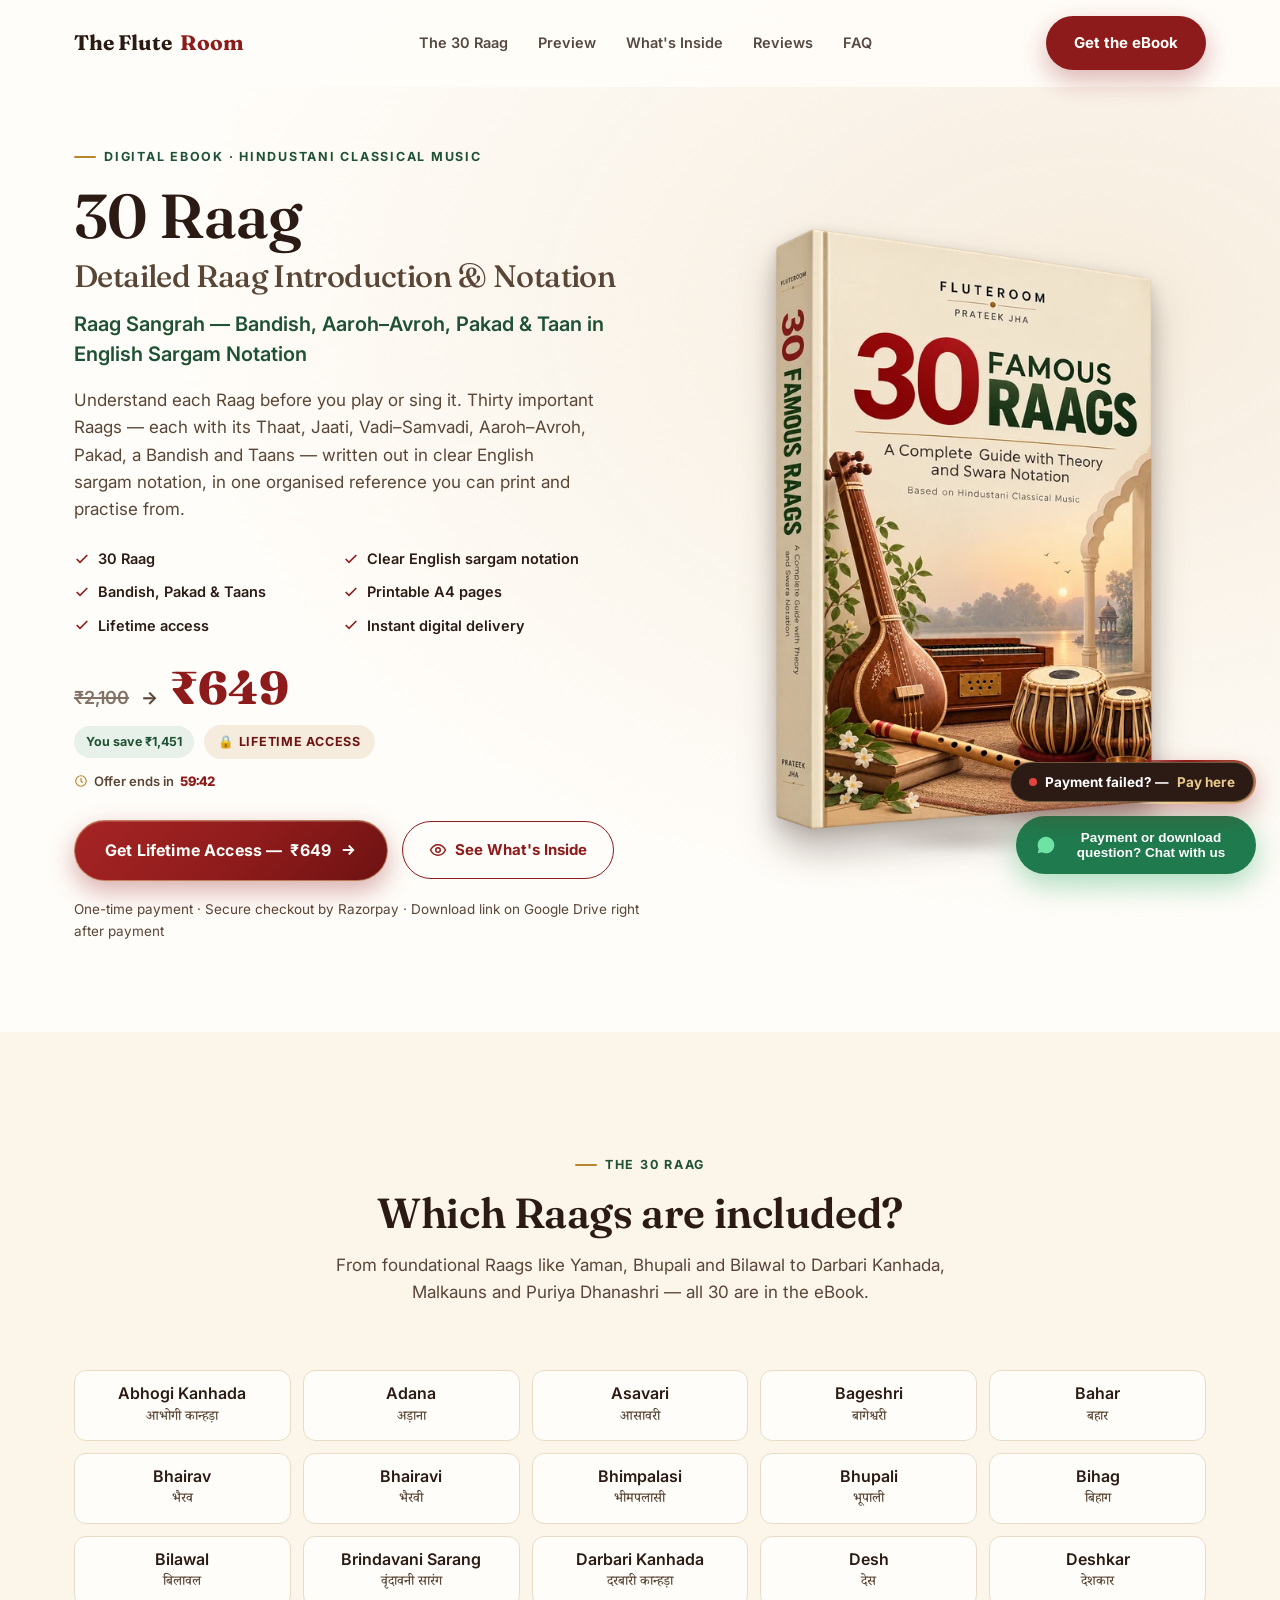
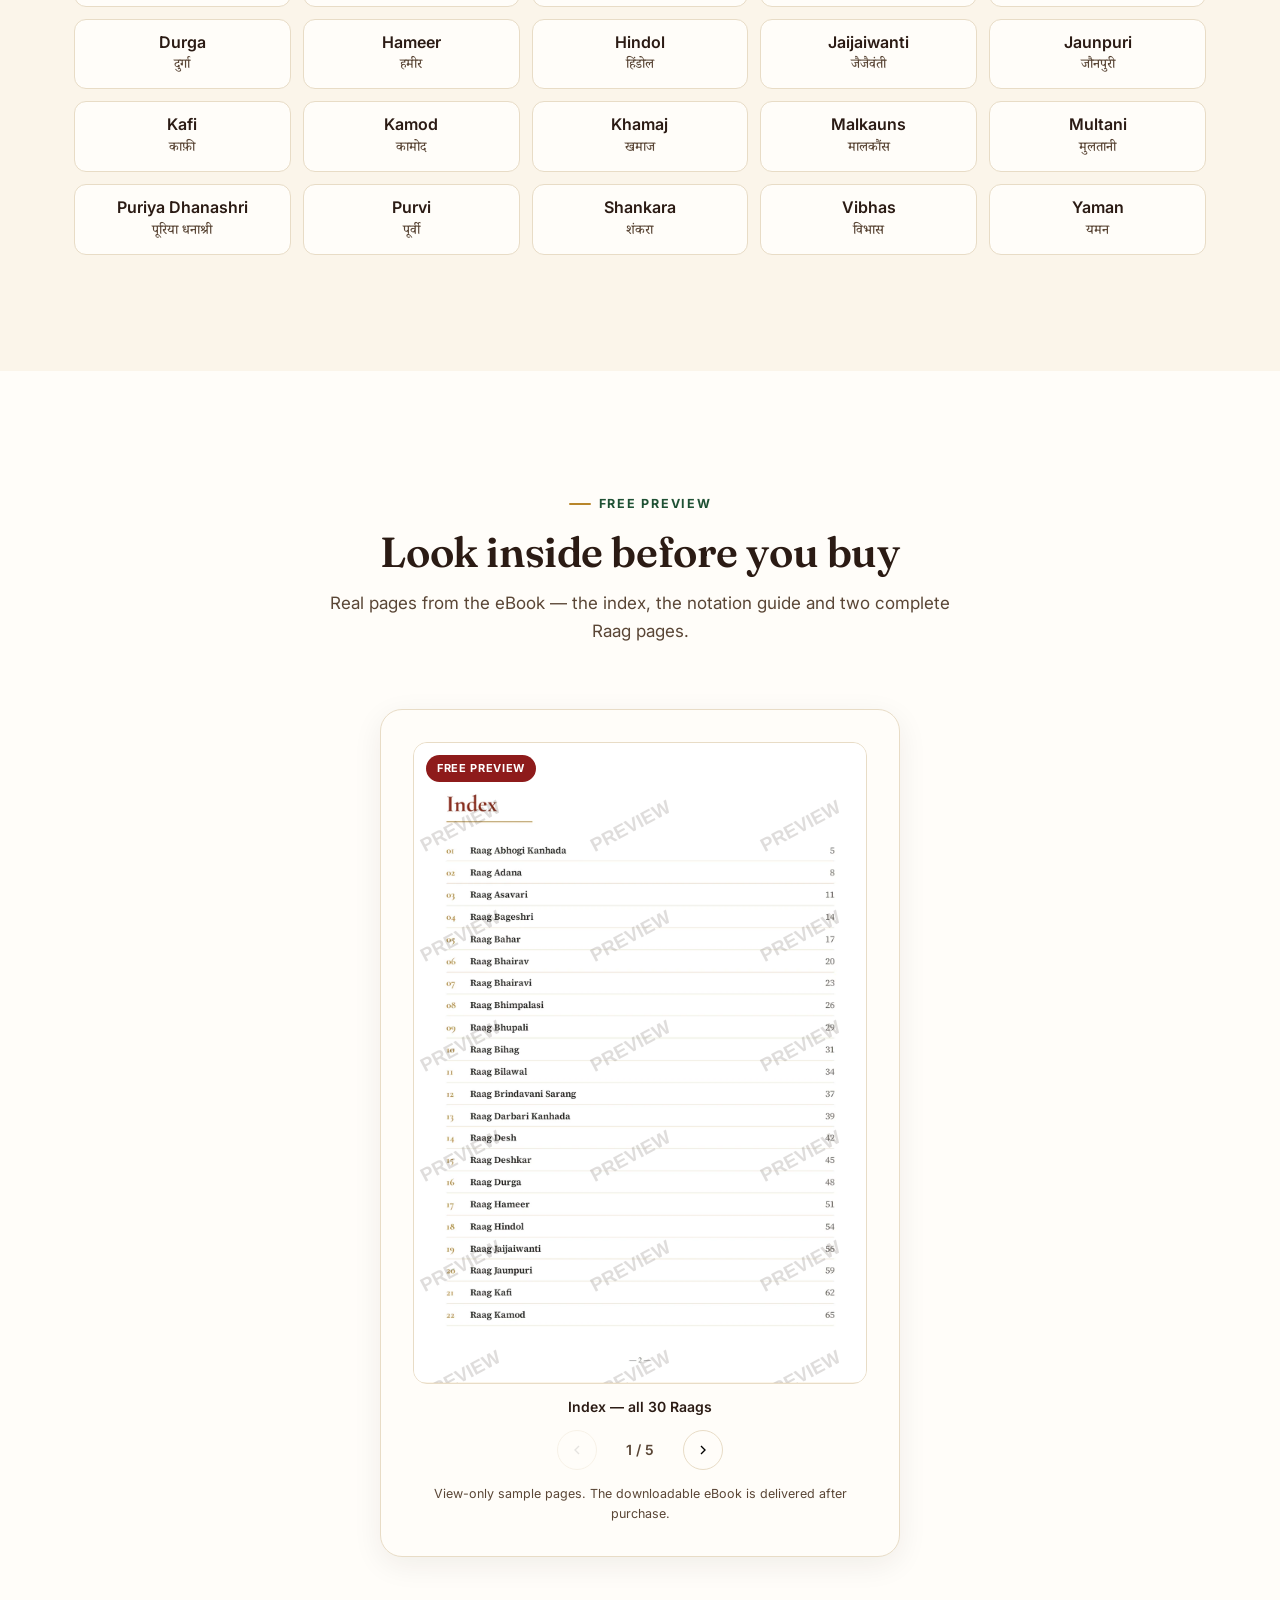
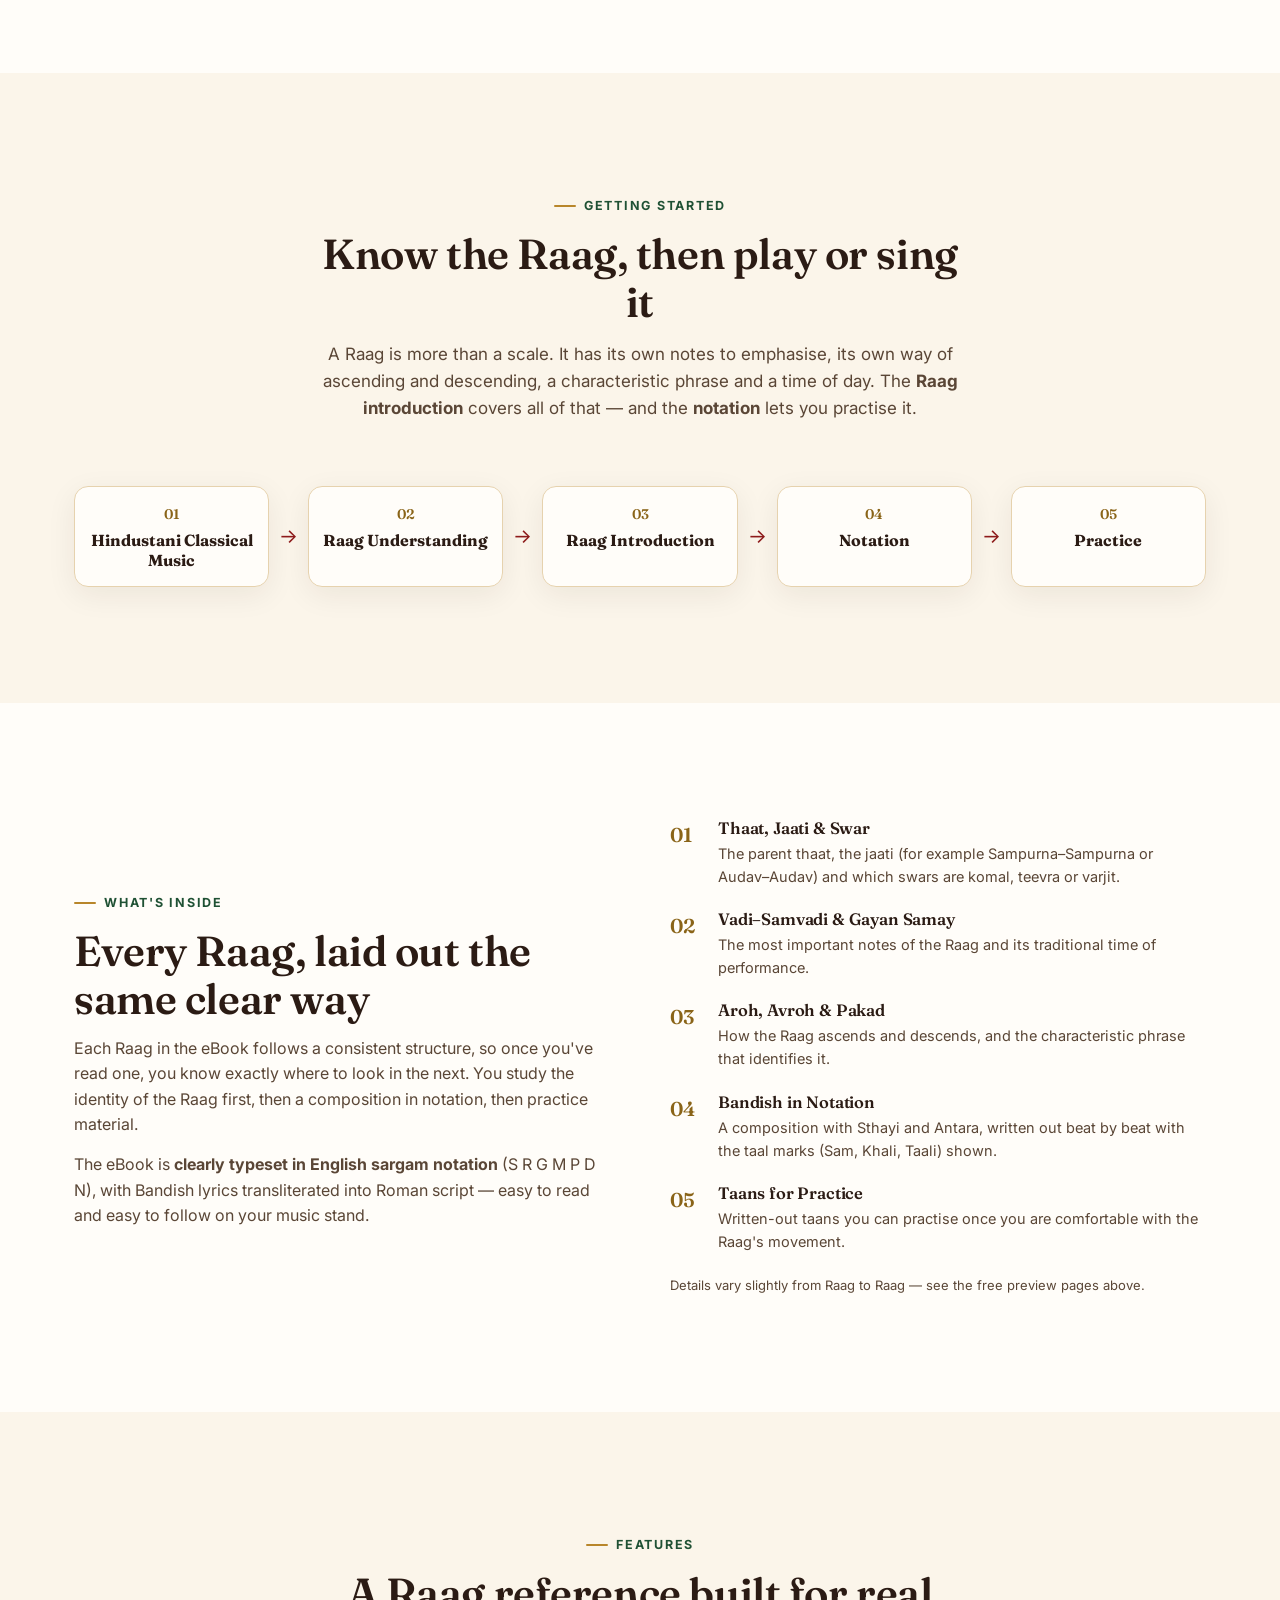
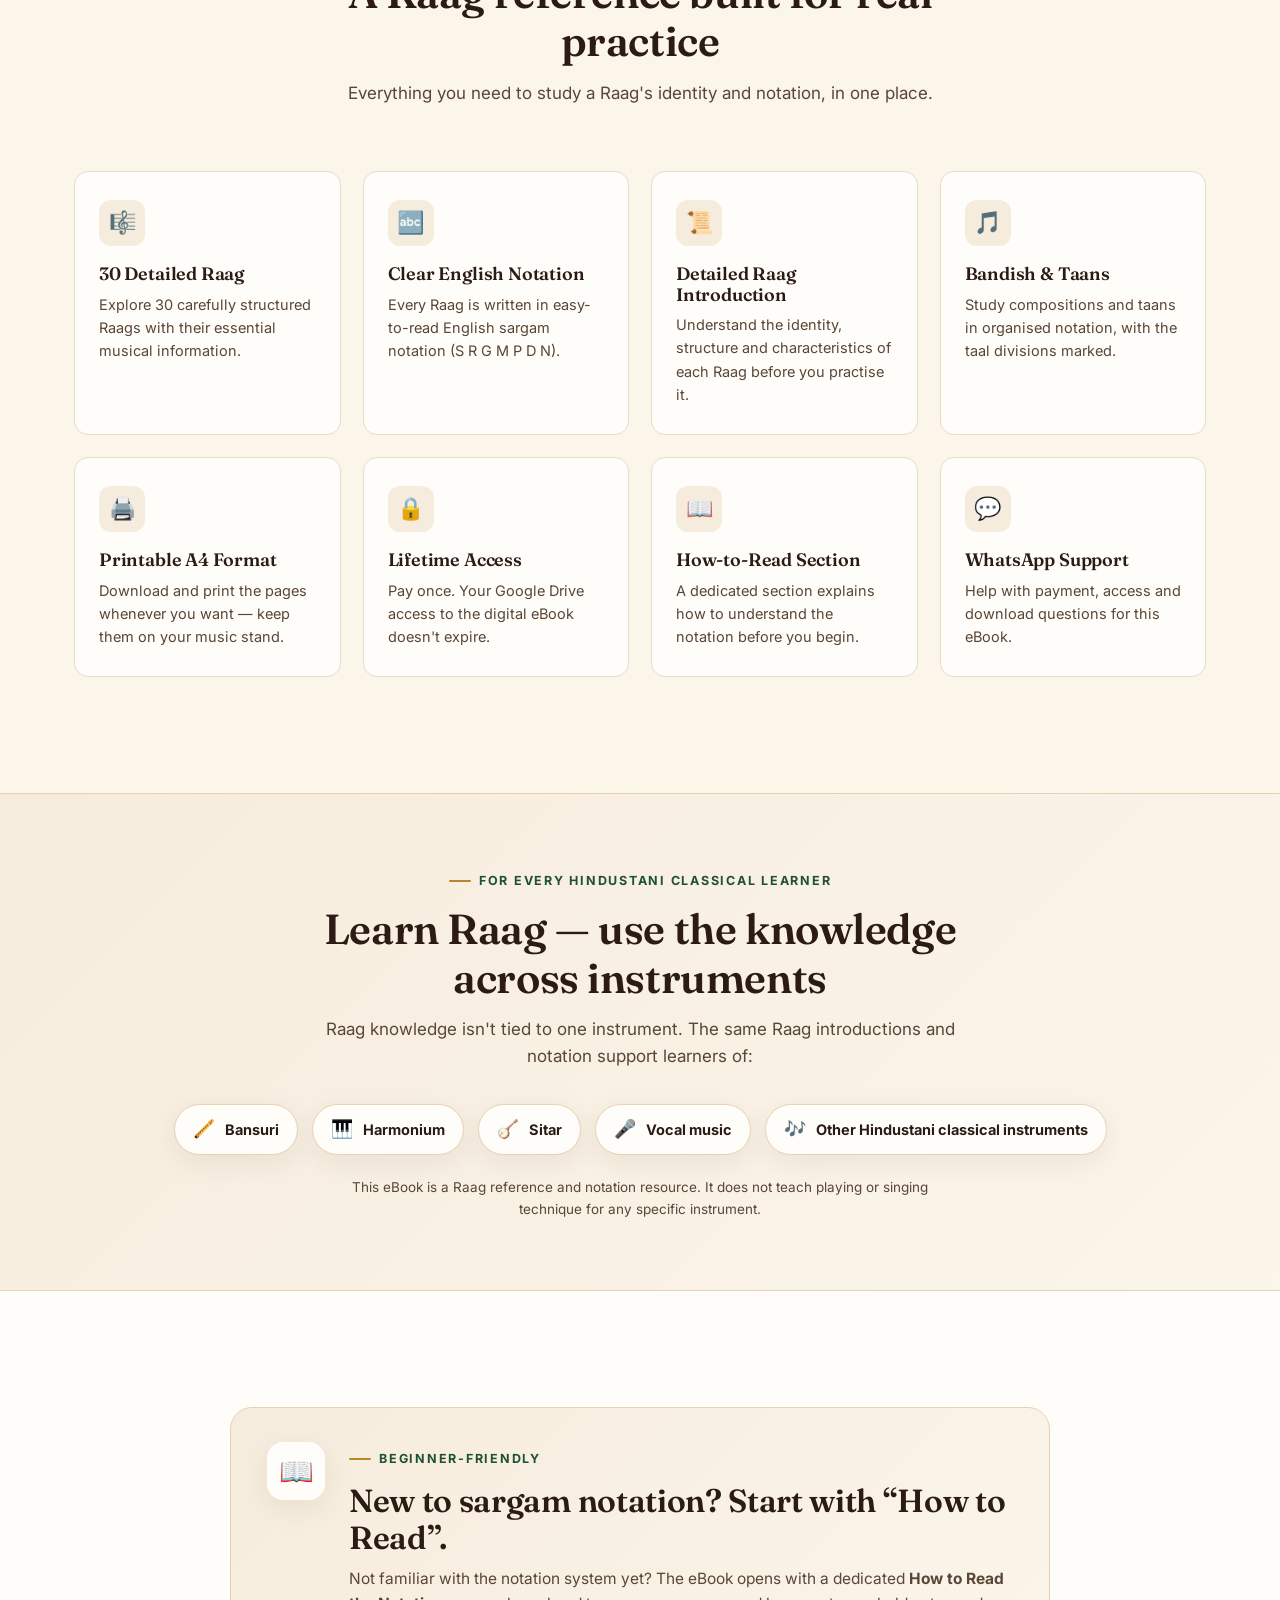
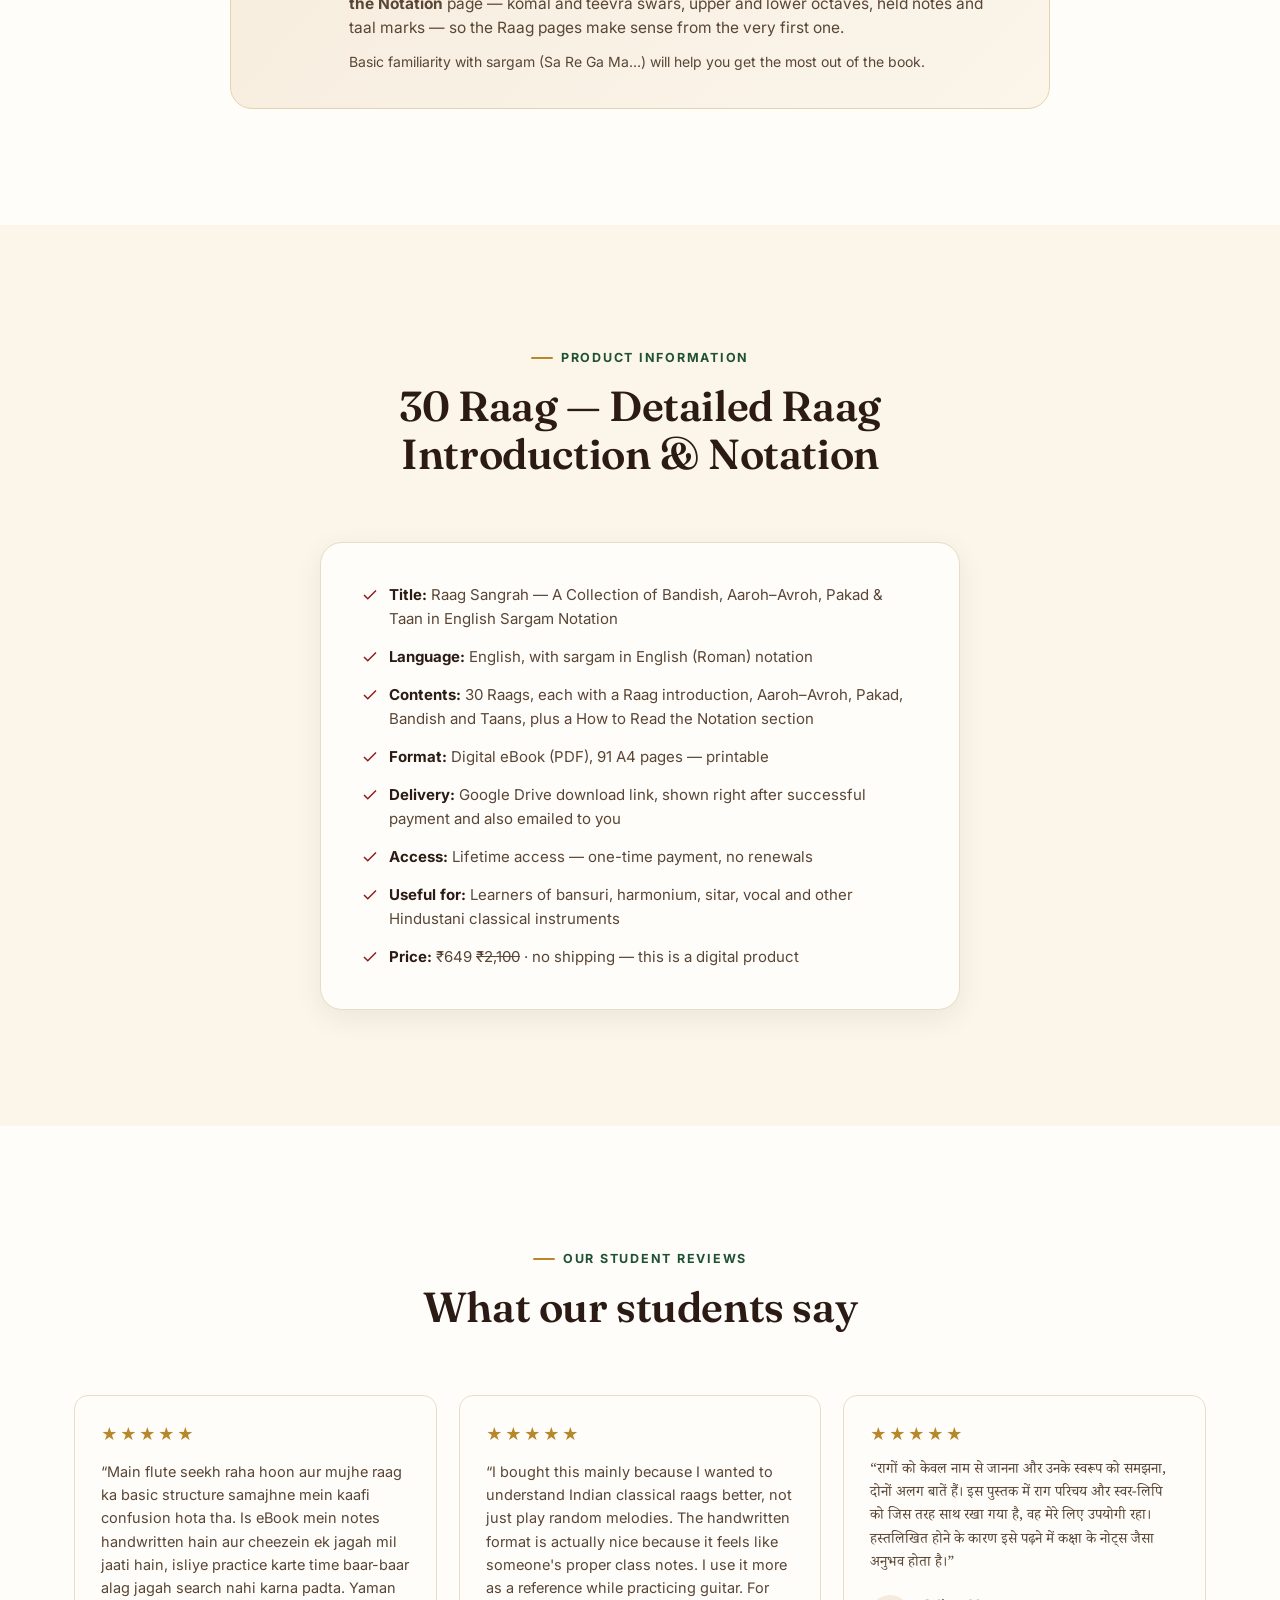
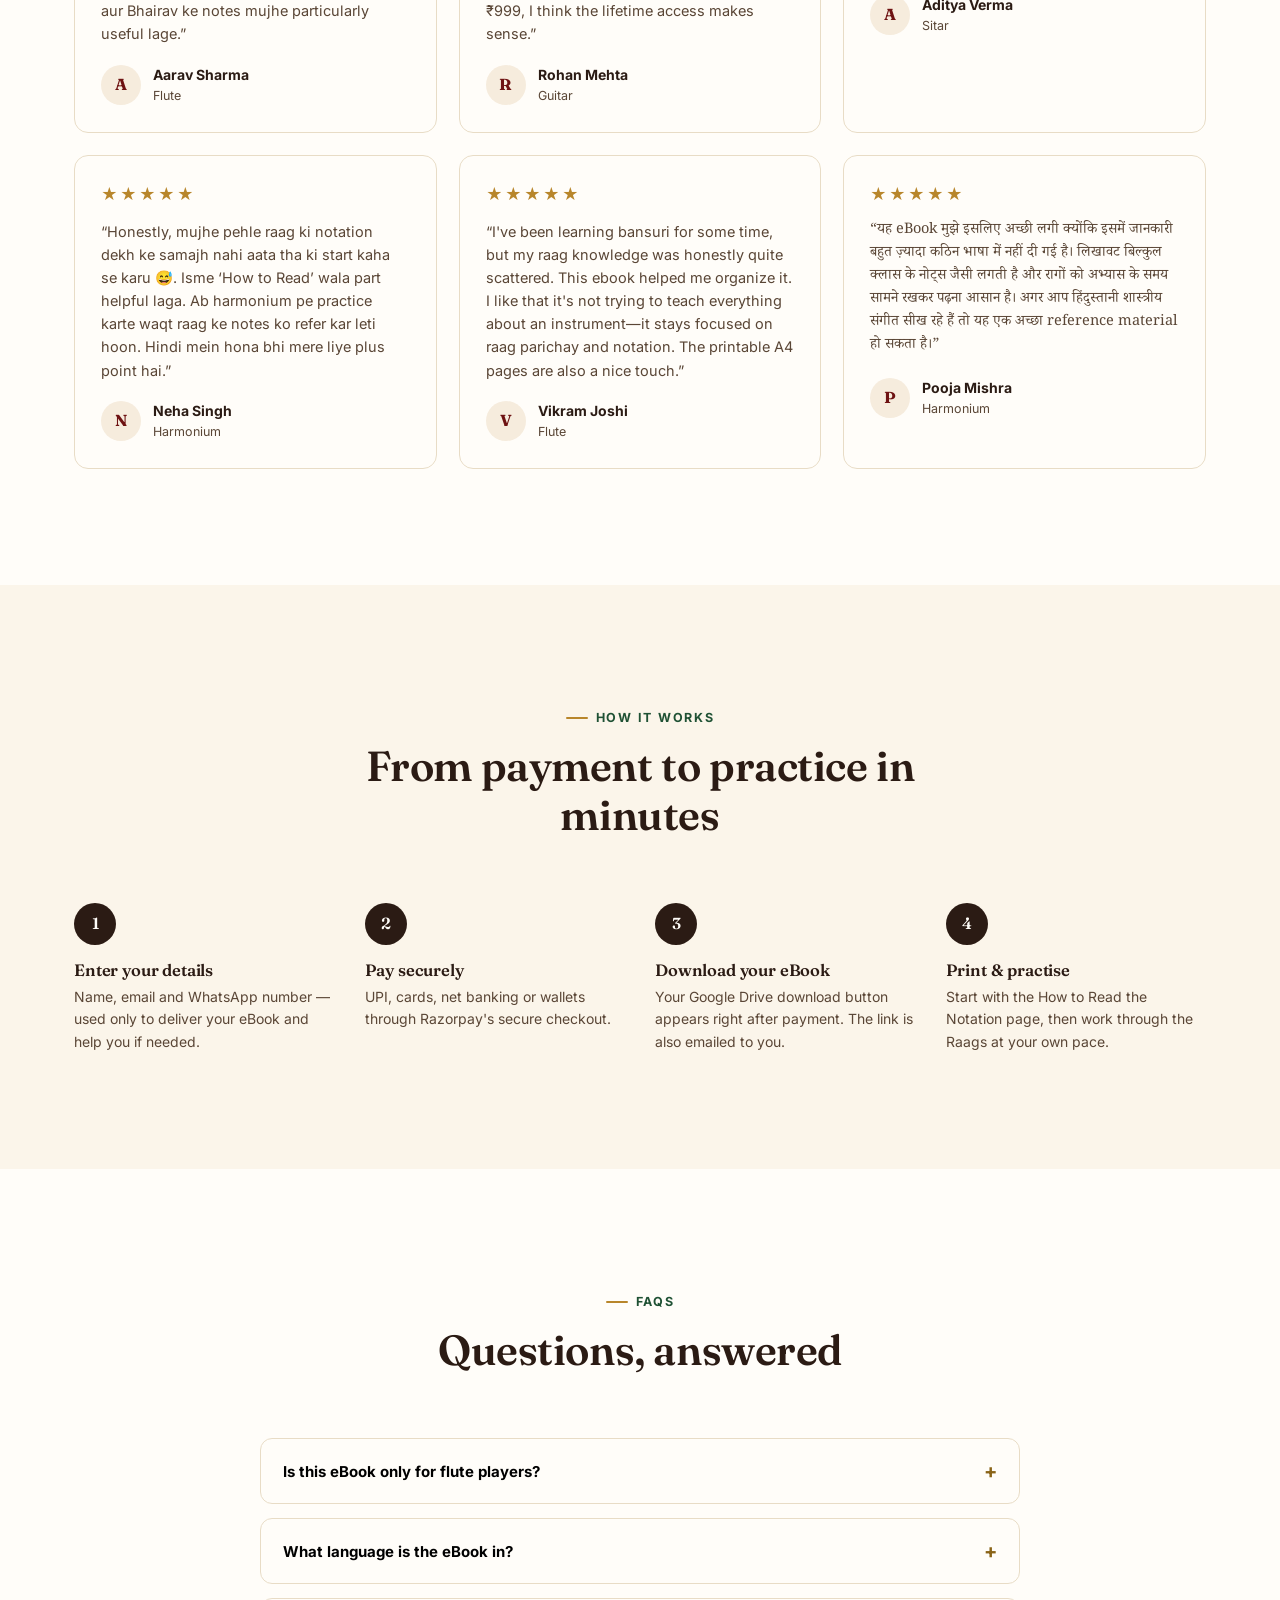
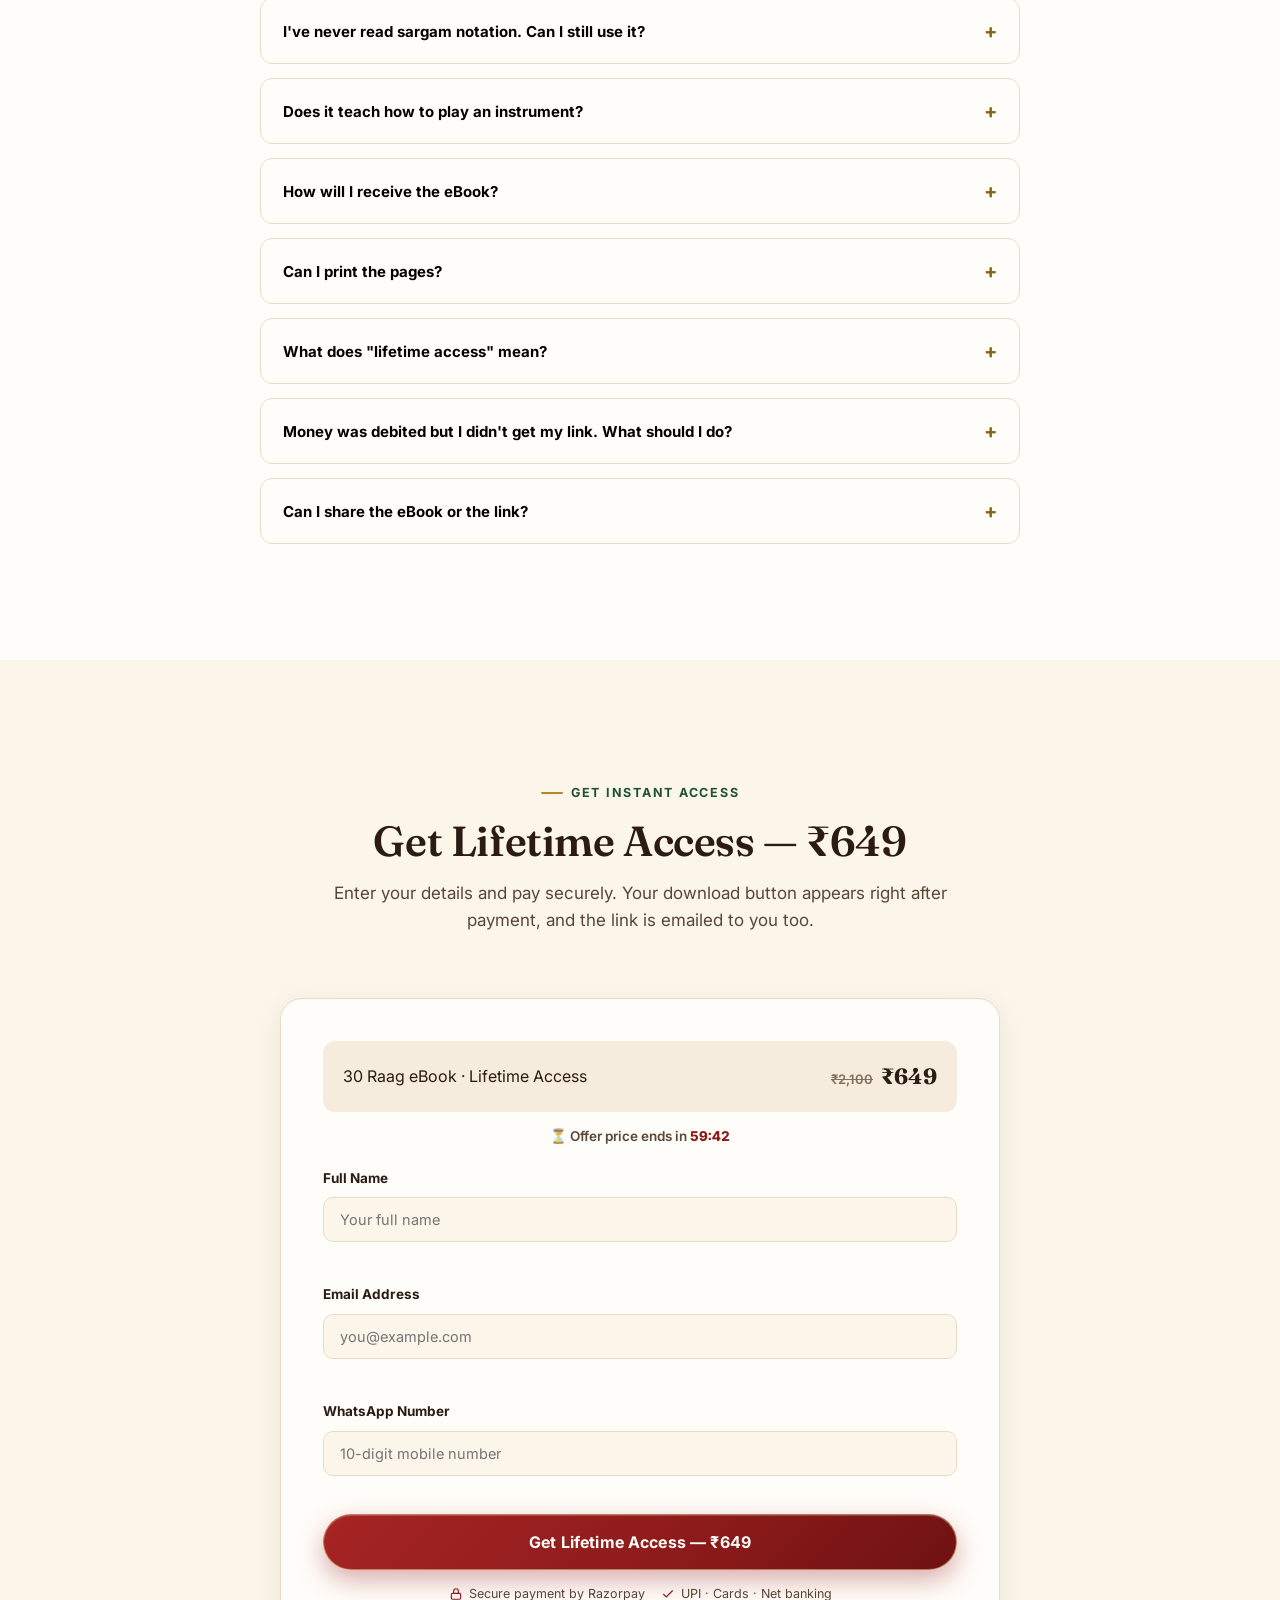
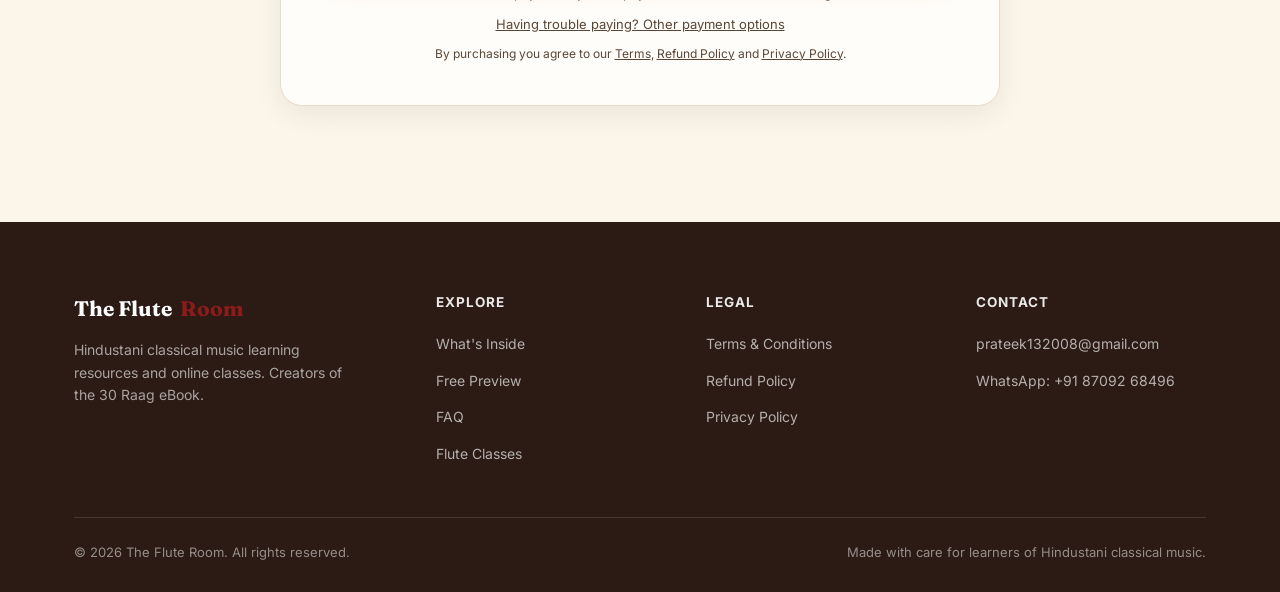
<file: success.html>
<!DOCTYPE html>
<html lang="en">
<head>
<meta charset="UTF-8">
<meta name="viewport" content="width=device-width, initial-scale=1.0">
<title>Your eBook — 30 Raag | The Flute Room</title>
<meta name="robots" content="noindex, nofollow">
<meta name="referrer" content="strict-origin">
<meta name="theme-color" content="#8E1B1B">
<link rel="icon" href="assets/raag-sangrah-cover-200.webp" type="image/webp">
<link rel="preconnect" href="https://fonts.googleapis.com">
<link rel="preconnect" href="https://fonts.gstatic.com" crossorigin>
<link rel="stylesheet" href="https://fonts.googleapis.com/css2?family=Fraunces:opsz,wght@9..144,600;9..144,700&family=Inter:wght@400;600;700&display=swap">
<link rel="preconnect" href="https://script.google.com">
<link rel="stylesheet" href="css/style.css">
<link rel="stylesheet" href="css/ebook.css">
<!-- Load order matters: config → common → tracking → page script -->
<script src="js/config.js" defer></script>
<script src="js/common.js" defer></script>
<script src="js/tracking.js" defer></script>
<script src="js/success.js" defer></script>
</head>
<body class="success-body">

<header class="site-header scrolled" style="position:static;">
  <div class="container">
    <a href="index.html" class="logo">The Flute <span>Room</span></a>
  </div>
</header>

<main class="success-wrap">
  <div class="success-card" aria-live="polite">
    <div class="success-icon checking" id="successIcon" aria-hidden="true"></div>
    <img class="ebook-mini-cover" src="assets/raag-sangrah-cover-200.webp" width="200" height="318" alt="30 Famous Raags eBook cover">
    <h1 style="font-size:26px;" id="title">Payment received — confirming…</h1>
    <p style="color:var(--ink-soft); margin-top:8px;" id="subtitle">Please keep this page open for a moment.</p>

    <div class="lifetime-pill" id="lifetimePill" hidden>🔒 Lifetime Access</div>

    <div class="download-box" id="downloadBox" style="margin-top:18px;"></div>

    <div class="support-box">
      <strong>Need help with your download?</strong>
      WhatsApp support covers payment, access and download issues for this eBook. Please include your Payment ID (shown below).
      <div><a class="btn-whatsapp-support" id="supportWa" href="#" target="_blank" rel="noopener">
        <svg width="16" height="16" viewBox="0 0 24 24" fill="currentColor" aria-hidden="true"><path d="M12 2C6.5 2 2 6.5 2 12c0 1.8.5 3.5 1.3 5L2 22l5.2-1.3c1.4.8 3.1 1.3 4.8 1.3 5.5 0 10-4.5 10-10S17.5 2 12 2z"/></svg>
        WhatsApp Support</a></div>
    </div>

    <div class="detail-list" id="detailList"></div>

    <a href="index.html" style="display:inline-block; margin-top:26px; font-size:13.5px; color:var(--ink-soft); text-decoration:underline;">Back to the eBook page</a>
  </div>
</main>

<footer style="padding:30px 0;">
  <div class="container">
    <div class="footer-bottom" style="border-top:none;padding-top:0;">
      <span>© <span id="year"></span> The Flute Room. All rights reserved.</span>
      <span><a href="policies/terms.html">Terms</a> · <a href="policies/refund.html">Refund Policy</a> · <a href="policies/privacy.html">Privacy</a></span>
    </div>
  </div>
</footer>

<button class="whatsapp-float" id="supportFloat" type="button" aria-label="WhatsApp support">
  <svg width="20" height="20" viewBox="0 0 24 24" fill="currentColor" aria-hidden="true"><path d="M12 2C6.5 2 2 6.5 2 12c0 1.8.5 3.5 1.3 5L2 22l5.2-1.3c1.4.8 3.1 1.3 4.8 1.3 5.5 0 10-4.5 10-10S17.5 2 12 2z"/></svg>
  <span class="label">Download or access issue? WhatsApp us</span>
</button>
</body>
</html>
</file>
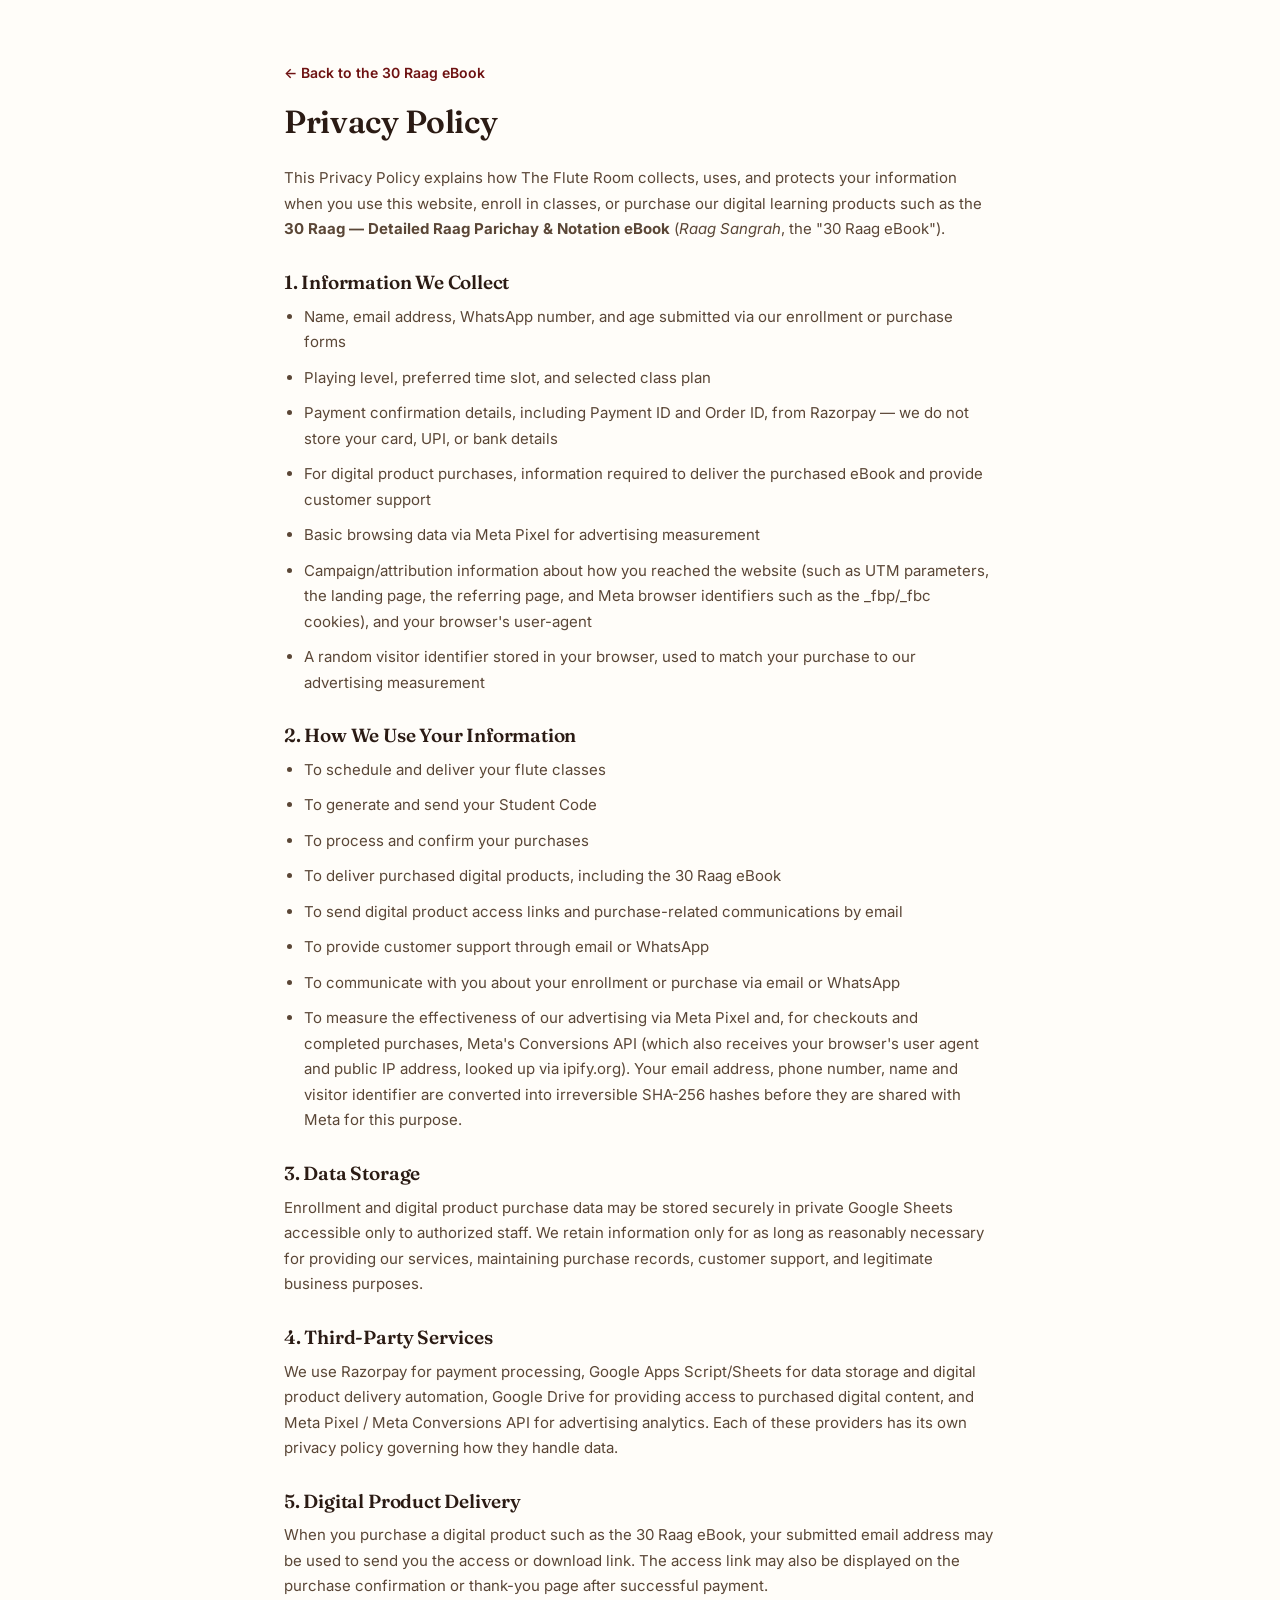
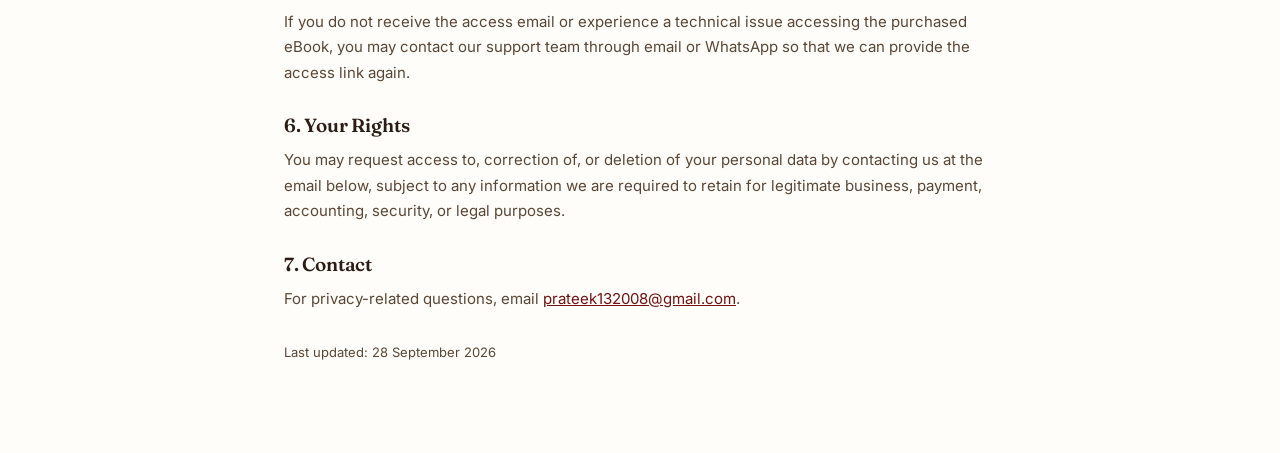
<file: policies/privacy.html>
<!DOCTYPE html>
<html lang="en">
<head>
<meta charset="UTF-8">
<meta name="viewport" content="width=device-width, initial-scale=1.0">
<title>Privacy Policy — 30 Raag eBook | The Flute Room</title>
<meta name="theme-color" content="#8E1B1B">
<link rel="icon" href="../assets/raag-sangrah-cover-200.webp" type="image/webp">
<link rel="preconnect" href="https://fonts.googleapis.com">
<link rel="preconnect" href="https://fonts.gstatic.com" crossorigin>
<link rel="stylesheet" href="https://fonts.googleapis.com/css2?family=Fraunces:opsz,wght@9..144,600&family=Inter:wght@400;600;700&family=Noto+Serif+Devanagari:wght@600&display=swap">
<link rel="stylesheet" href="../css/style.css">
<link rel="stylesheet" href="../css/ebook.css">
</head>

<body>
<div class="policy-wrap">
  <a href="../index.html" class="back-link">← Back to the 30 Raag eBook</a>

  

  <h1>Privacy Policy</h1>

  <p>
    This Privacy Policy explains how The Flute Room collects, uses, and protects your
    information when you use this website, enroll in classes, or purchase our digital
    learning products such as the <strong>30 Raag — Detailed Raag Parichay &amp; Notation eBook</strong> (<em>Raag Sangrah</em>, the "30 Raag eBook").
  </p>

  <h2>1. Information We Collect</h2>
  <ul>
    <li>Name, email address, WhatsApp number, and age submitted via our enrollment or purchase forms</li>
    <li>Playing level, preferred time slot, and selected class plan</li>
    <li>Payment confirmation details, including Payment ID and Order ID, from Razorpay — we do not store your card, UPI, or bank details</li>
    <li>For digital product purchases, information required to deliver the purchased eBook and provide customer support</li>
    <li>Basic browsing data via Meta Pixel for advertising measurement</li>
    <li>Campaign/attribution information about how you reached the website (such as UTM parameters, the landing page, the referring page, and Meta browser identifiers such as the _fbp/_fbc cookies), and your browser's user-agent</li>
    <li>A random visitor identifier stored in your browser, used to match your purchase to our advertising measurement</li>
  </ul>

  <h2>2. How We Use Your Information</h2>
  <ul>
    <li>To schedule and deliver your flute classes</li>
    <li>To generate and send your Student Code</li>
    <li>To process and confirm your purchases</li>
    <li>To deliver purchased digital products, including the 30 Raag eBook</li>
    <li>To send digital product access links and purchase-related communications by email</li>
    <li>To provide customer support through email or WhatsApp</li>
    <li>To communicate with you about your enrollment or purchase via email or WhatsApp</li>
    <li>To measure the effectiveness of our advertising via Meta Pixel and, for checkouts and completed purchases, Meta's Conversions API (which also receives your browser's user agent and public IP address, looked up via ipify.org). Your email address, phone number, name and visitor identifier are converted into irreversible SHA-256 hashes before they are shared with Meta for this purpose.</li>
  </ul>

  <h2>3. Data Storage</h2>
  <p>
    Enrollment and digital product purchase data may be stored securely in private
    Google Sheets accessible only to authorized staff. We retain information only
    for as long as reasonably necessary for providing our services, maintaining
    purchase records, customer support, and legitimate business purposes.
  </p>

  <h2>4. Third-Party Services</h2>
  <p>
    We use Razorpay for payment processing, Google Apps Script/Sheets for data
    storage and digital product delivery automation, Google Drive for providing
    access to purchased digital content, and Meta Pixel / Meta Conversions API for advertising analytics.
    Each of these providers has its own privacy policy governing how they handle data.
  </p>

  <h2>5. Digital Product Delivery</h2>
  <p>
    When you purchase a digital product such as the 30 Raag eBook,
    your submitted email address may be used to send you the access or download
    link. The access link may also be displayed on the purchase confirmation or
    thank-you page after successful payment.
  </p>

  <p>
    If you do not receive the access email or experience a technical issue accessing
    the purchased eBook, you may contact our support team through email or WhatsApp
    so that we can provide the access link again.
  </p>

  <h2>6. Your Rights</h2>
  <p>
    You may request access to, correction of, or deletion of your personal data by
    contacting us at the email below, subject to any information we are required
    to retain for legitimate business, payment, accounting, security, or legal purposes.
  </p>

  <h2>7. Contact</h2>
  <p>
    For privacy-related questions, email
    <a href="mailto:prateek132008@gmail.com">prateek132008@gmail.com</a>.
  </p>

  

  <p style="margin-top:30px; font-size:13px;">Last updated: 28 September 2026</p>
</div>
</body>
</html>
</file>
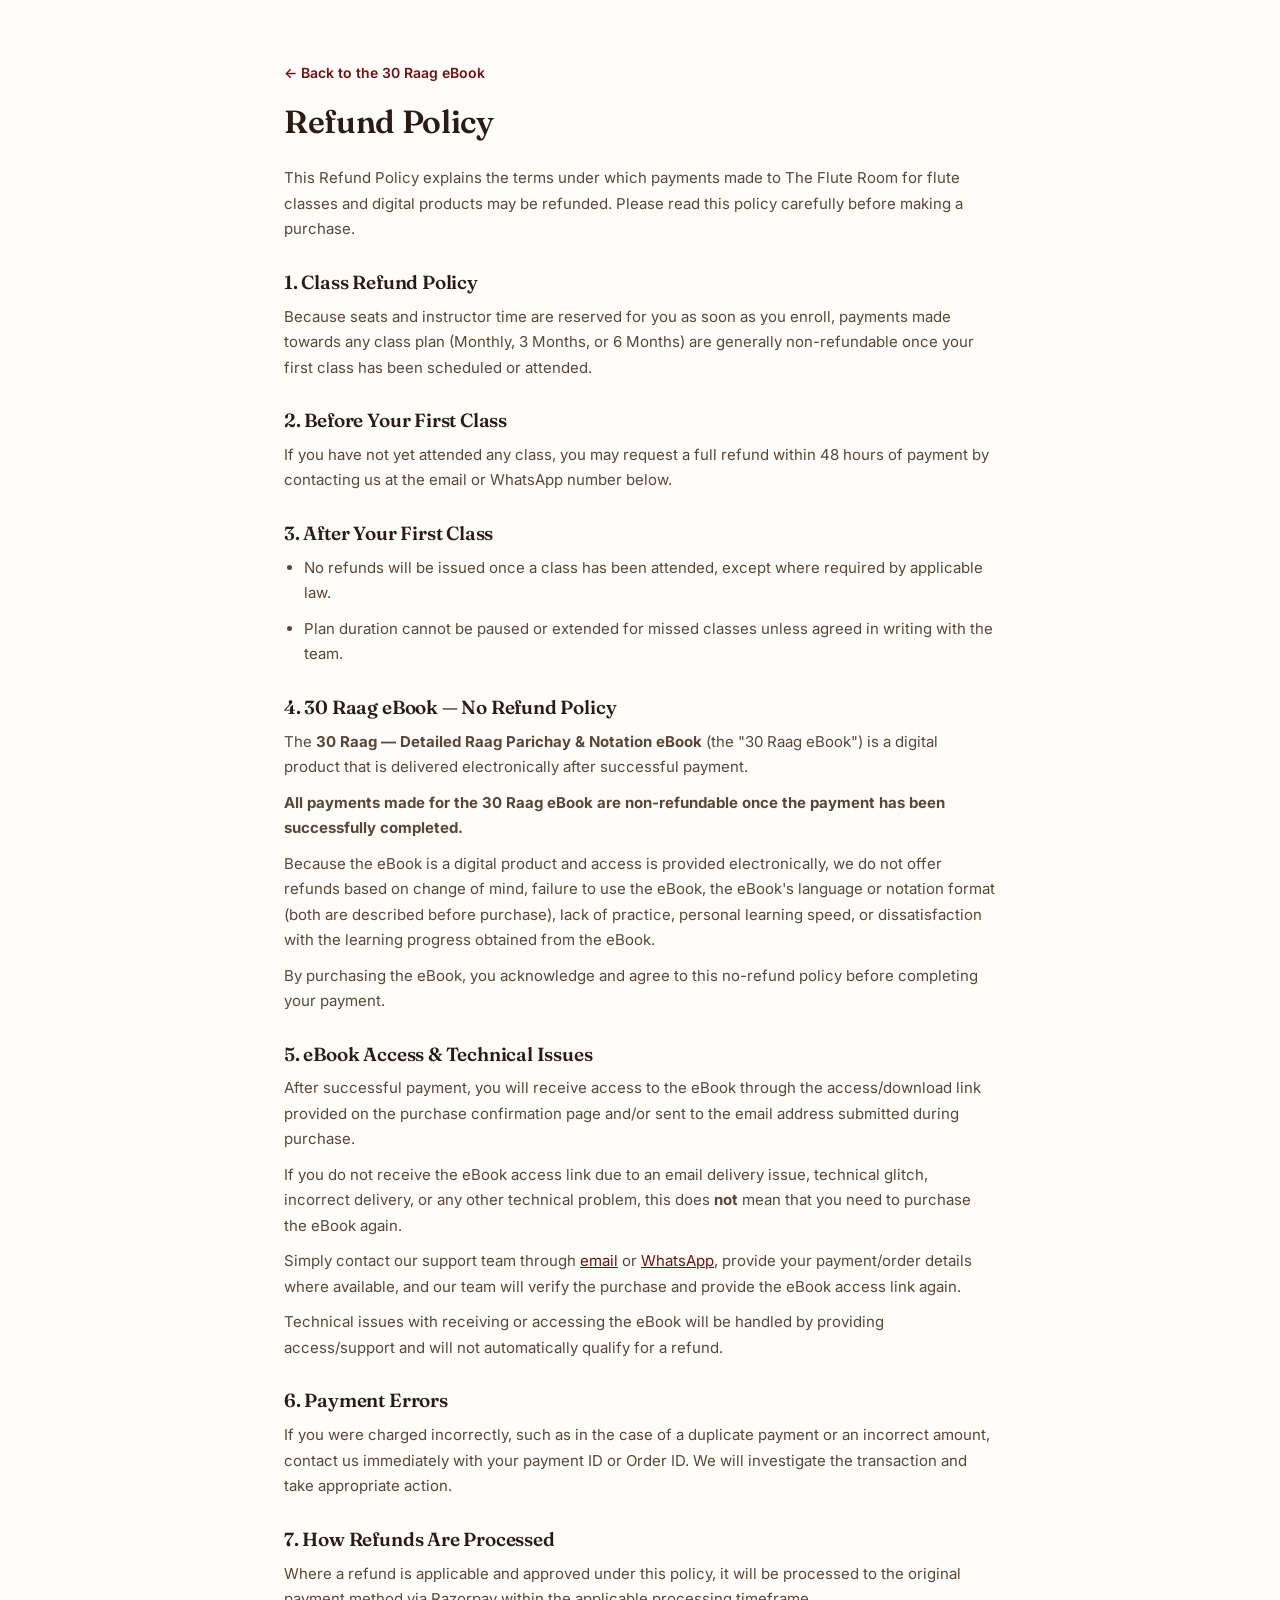
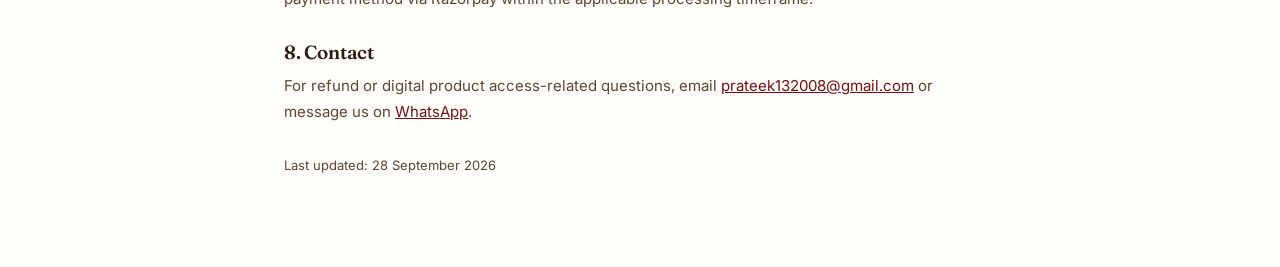
<file: policies/refund.html>
<!DOCTYPE html>
<html lang="en">
<head>
<meta charset="UTF-8">
<meta name="viewport" content="width=device-width, initial-scale=1.0">
<title>Refund Policy — 30 Raag eBook | The Flute Room</title>
<meta name="theme-color" content="#8E1B1B">
<link rel="icon" href="../assets/raag-sangrah-cover-200.webp" type="image/webp">
<link rel="preconnect" href="https://fonts.googleapis.com">
<link rel="preconnect" href="https://fonts.gstatic.com" crossorigin>
<link rel="stylesheet" href="https://fonts.googleapis.com/css2?family=Fraunces:opsz,wght@9..144,600&family=Inter:wght@400;600;700&family=Noto+Serif+Devanagari:wght@600&display=swap">
<link rel="stylesheet" href="../css/style.css">
<link rel="stylesheet" href="../css/ebook.css">
</head>

<body>
<div class="policy-wrap">
  <a href="../index.html" class="back-link">← Back to the 30 Raag eBook</a>

  

  <h1>Refund Policy</h1>

  <p>
    This Refund Policy explains the terms under which payments made to The Flute Room
    for flute classes and digital products may be refunded. Please read this policy
    carefully before making a purchase.
  </p>

  <h2>1. Class Refund Policy</h2>

  <p>
    Because seats and instructor time are reserved for you as soon as you enroll,
    payments made towards any class plan (Monthly, 3 Months, or 6 Months) are
    generally non-refundable once your first class has been scheduled or attended.
  </p>

  <h2>2. Before Your First Class</h2>

  <p>
    If you have not yet attended any class, you may request a full refund within
    48 hours of payment by contacting us at the email or WhatsApp number below.
  </p>

  <h2>3. After Your First Class</h2>

  <ul>
    <li>No refunds will be issued once a class has been attended, except where required by applicable law.</li>
    <li>Plan duration cannot be paused or extended for missed classes unless agreed in writing with the team.</li>
  </ul>

  <h2>4. 30 Raag eBook — No Refund Policy</h2>

  <p>
    The <strong>30 Raag — Detailed Raag Parichay &amp; Notation eBook</strong> (the "30 Raag eBook") is a digital product that is
    delivered electronically after successful payment.
  </p>

  <p>
    <strong>All payments made for the 30 Raag eBook are non-refundable
    once the payment has been successfully completed.</strong>
  </p>

  <p>
    Because the eBook is a digital product and access is provided electronically,
    we do not offer refunds based on change of mind, failure to use the eBook, the eBook's language or notation format (both are described before purchase),
    lack of practice, personal learning speed, or dissatisfaction with the learning
    progress obtained from the eBook.
  </p>

  <p>
    By purchasing the eBook, you acknowledge and agree to this no-refund policy
    before completing your payment.
  </p>

  <h2>5. eBook Access & Technical Issues</h2>

  <p>
    After successful payment, you will receive access to the eBook through the
    access/download link provided on the purchase confirmation page and/or sent
    to the email address submitted during purchase.
  </p>

  <p>
    If you do not receive the eBook access link due to an email delivery issue,
    technical glitch, incorrect delivery, or any other technical problem, this
    does <strong>not</strong> mean that you need to purchase the eBook again.
  </p>

  <p>
    Simply contact our support team through
    <a href="mailto:prateek132008@gmail.com">email</a> or
    <a href="https://wa.me/918709268496" target="_blank" rel="noopener">WhatsApp</a>,
    provide your payment/order details where available, and our team will verify
    the purchase and provide the eBook access link again.
  </p>

  <p>
    Technical issues with receiving or accessing the eBook will be handled by
    providing access/support and will not automatically qualify for a refund.
  </p>

  <h2>6. Payment Errors</h2>

  <p>
    If you were charged incorrectly, such as in the case of a duplicate payment
    or an incorrect amount, contact us immediately with your payment ID or Order ID.
    We will investigate the transaction and take appropriate action.
  </p>

  <h2>7. How Refunds Are Processed</h2>

  <p>
    Where a refund is applicable and approved under this policy, it will be
    processed to the original payment method via Razorpay within the applicable
    processing timeframe.
  </p>

  <h2>8. Contact</h2>

  <p>
    For refund or digital product access-related questions, email
    <a href="mailto:prateek132008@gmail.com">prateek132008@gmail.com</a>
    or message us on
    <a href="https://wa.me/918709268496" target="_blank" rel="noopener">WhatsApp</a>.
  </p>

  

  <p style="margin-top:30px; font-size:13px;">Last updated: 28 September 2026</p>
</div>
</body>
</html>
</file>
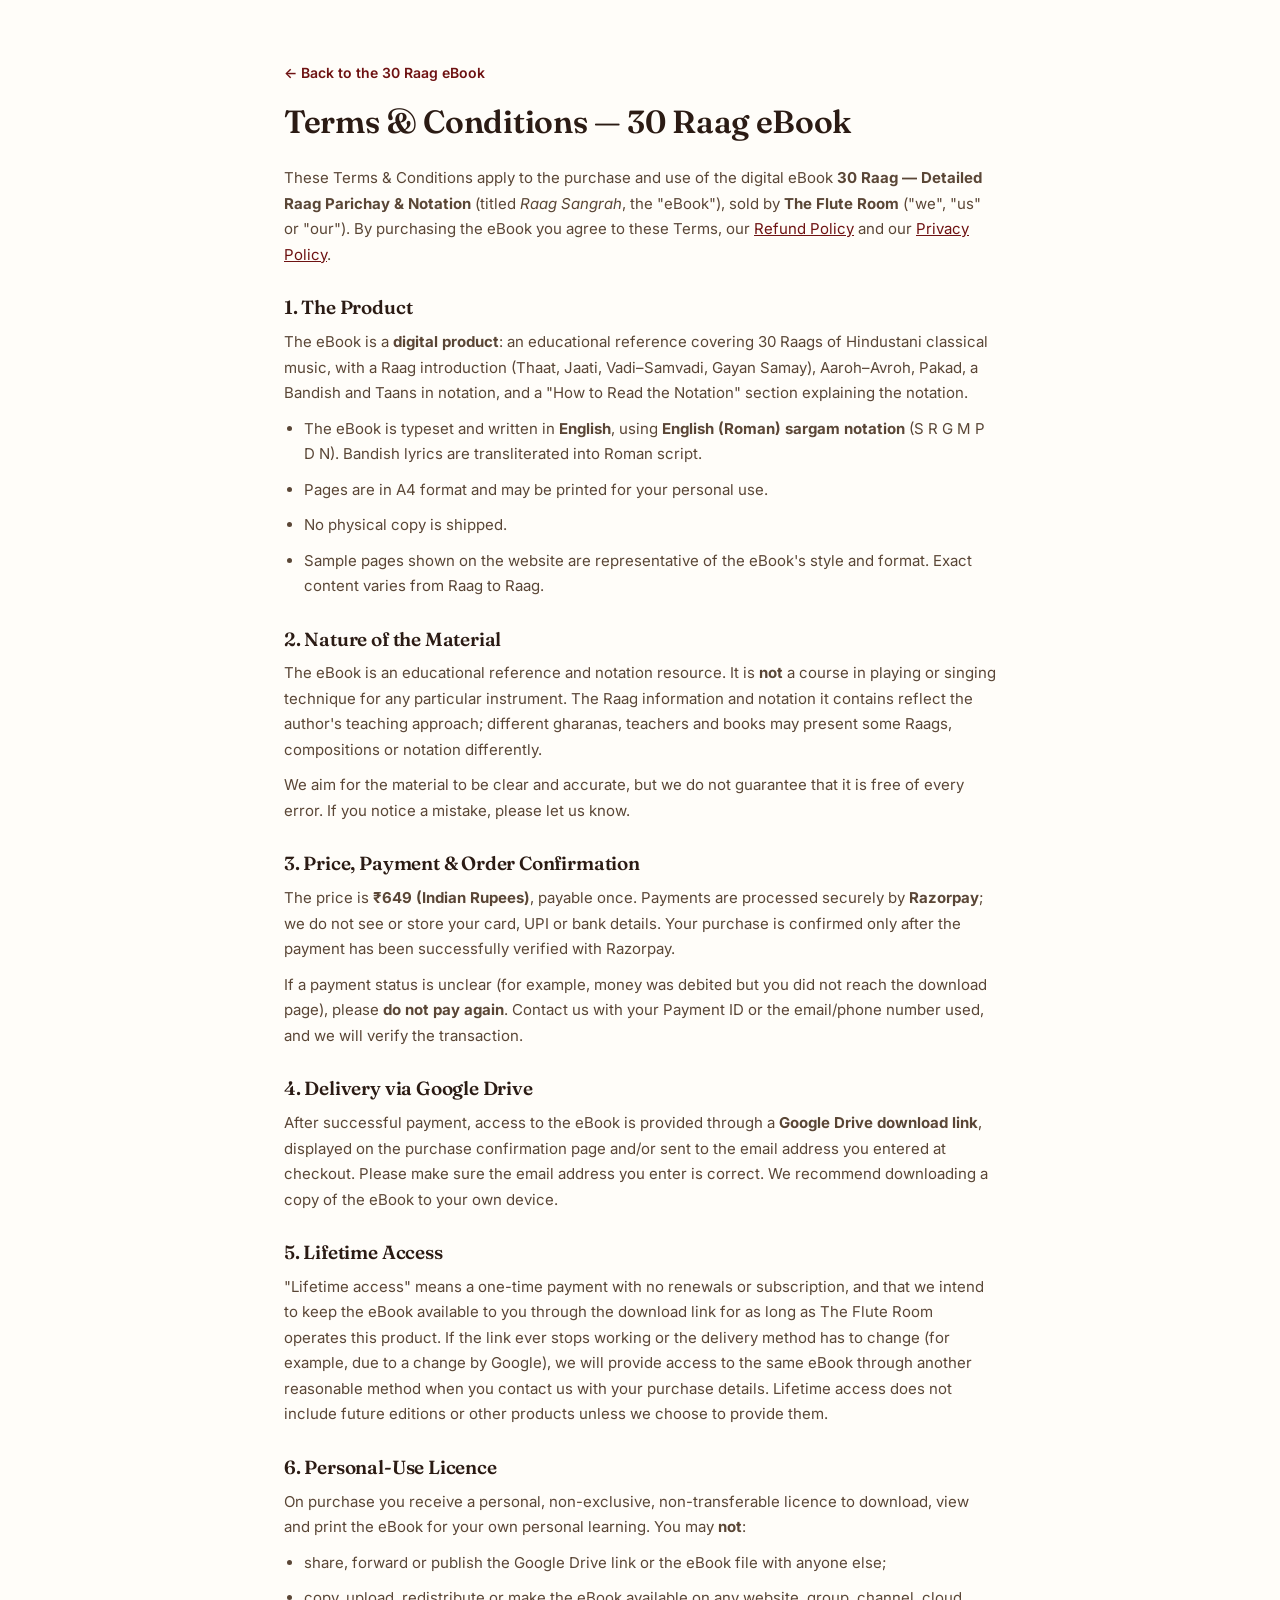
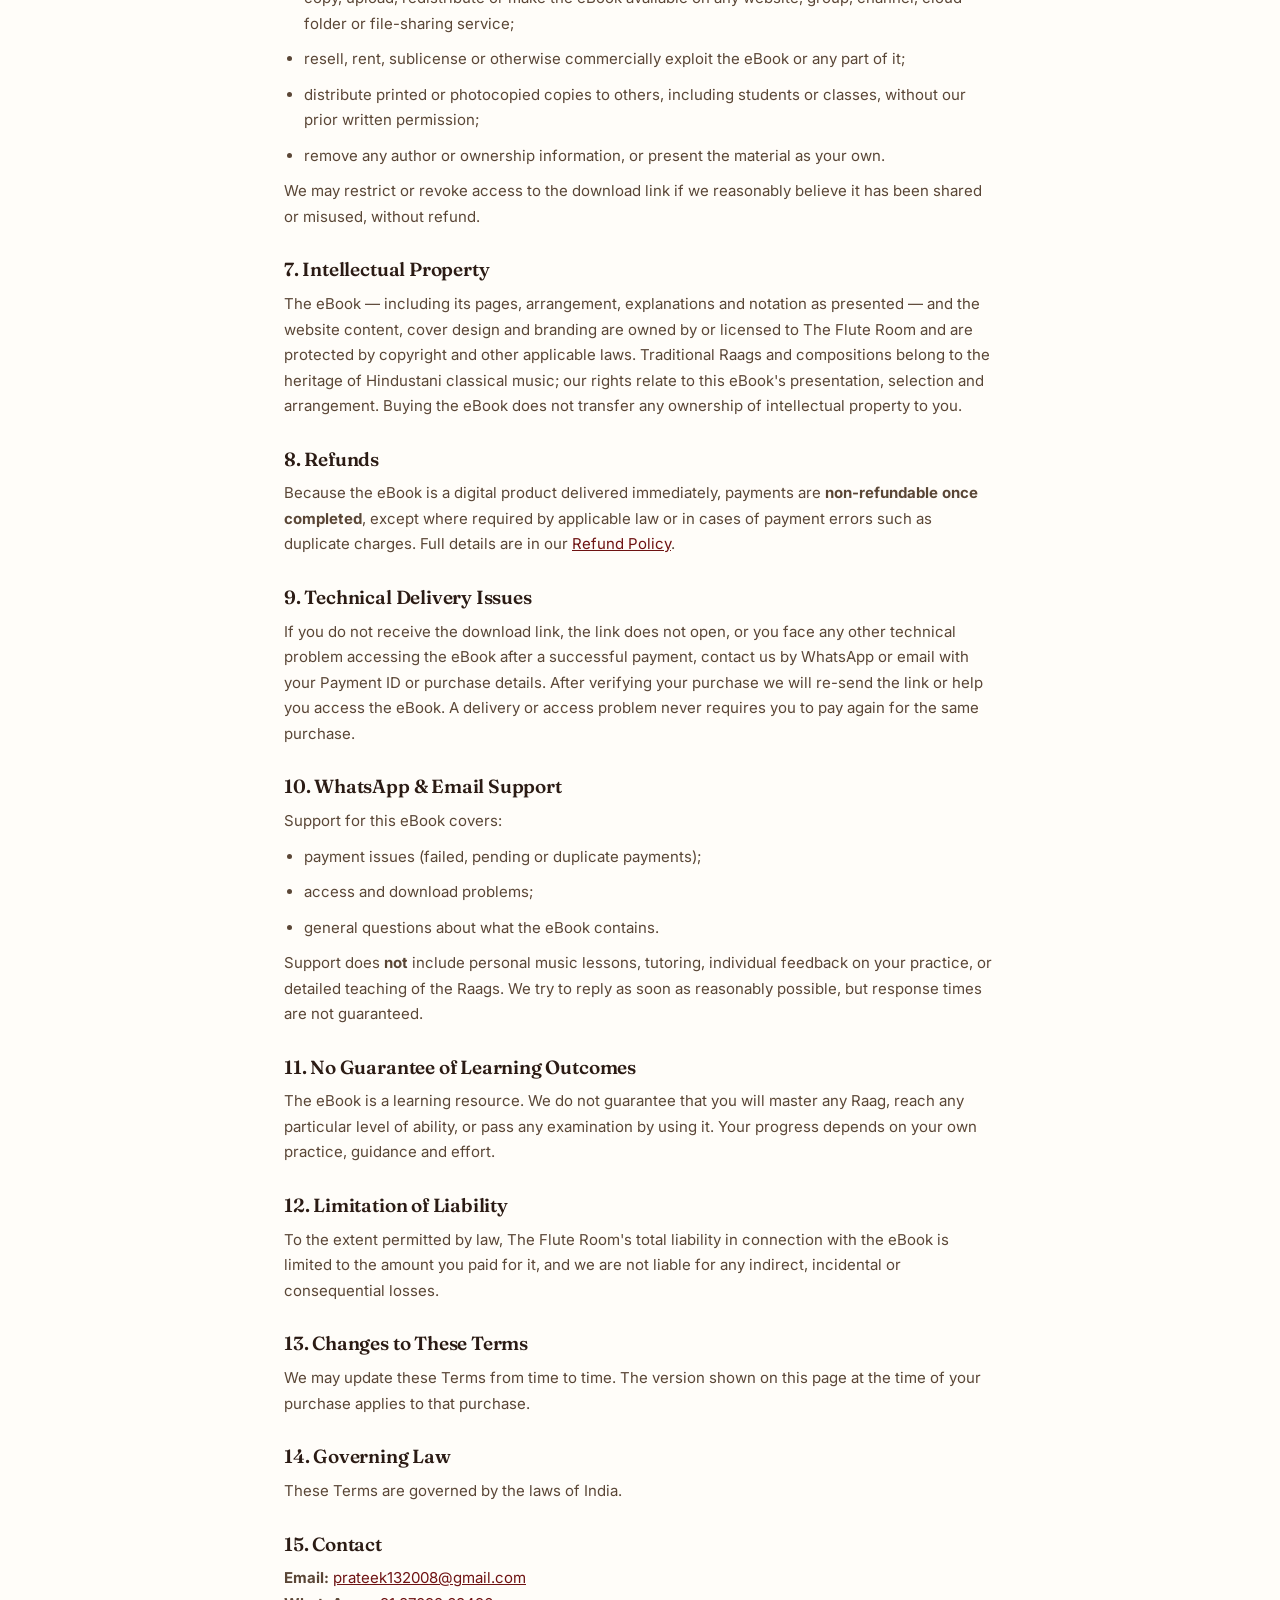
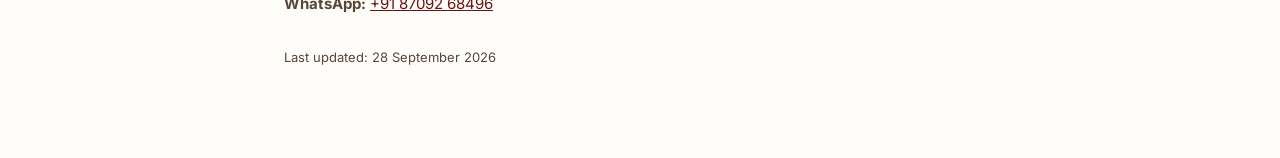
<file: policies/terms.html>
<!DOCTYPE html>
<html lang="en">
<head>
<meta charset="UTF-8">
<meta name="viewport" content="width=device-width, initial-scale=1.0">
<title>Terms &amp; Conditions — 30 Raag eBook | The Flute Room</title>
<meta name="theme-color" content="#8E1B1B">
<link rel="icon" href="../assets/raag-sangrah-cover-200.webp" type="image/webp">
<link rel="preconnect" href="https://fonts.googleapis.com">
<link rel="preconnect" href="https://fonts.gstatic.com" crossorigin>
<link rel="stylesheet" href="https://fonts.googleapis.com/css2?family=Fraunces:opsz,wght@9..144,600&family=Inter:wght@400;600;700&family=Noto+Serif+Devanagari:wght@600&display=swap">
<link rel="stylesheet" href="../css/style.css">
<link rel="stylesheet" href="../css/ebook.css">
</head>

<body>
<div class="policy-wrap">
  <a href="../index.html" class="back-link">← Back to the 30 Raag eBook</a>

  <h1>Terms &amp; Conditions — 30 Raag eBook</h1>

  <p>
    These Terms &amp; Conditions apply to the purchase and use of the digital eBook
    <strong>30 Raag — Detailed Raag Parichay &amp; Notation</strong>
    (titled <em>Raag Sangrah</em>, the "eBook"),
    sold by <strong>The Flute Room</strong> ("we", "us" or "our"). By purchasing the
    eBook you agree to these Terms, our <a href="refund.html">Refund Policy</a> and our
    <a href="privacy.html">Privacy Policy</a>.
  </p>

  <h2>1. The Product</h2>
  <p>
    The eBook is a <strong>digital product</strong>: an educational reference covering
    30 Raags of Hindustani classical music, with a Raag introduction (Thaat, Jaati,
    Vadi–Samvadi, Gayan Samay), Aaroh–Avroh, Pakad, a Bandish and Taans in notation,
    and a "How to Read the Notation" section explaining the notation.
  </p>
  <ul>
    <li>The eBook is typeset and written in <strong>English</strong>, using <strong>English (Roman) sargam notation</strong> (S R G M P D N). Bandish lyrics are transliterated into Roman script.</li>
    <li>Pages are in A4 format and may be printed for your personal use.</li>
    <li>No physical copy is shipped.</li>
    <li>Sample pages shown on the website are representative of the eBook's style and format. Exact content varies from Raag to Raag.</li>
  </ul>

  <h2>2. Nature of the Material</h2>
  <p>
    The eBook is an educational reference and notation resource. It is
    <strong>not</strong> a course in playing or singing technique for any particular
    instrument. The Raag information and notation it contains reflect the author's
    teaching approach; different gharanas, teachers and books may present some Raags,
    compositions or notation differently.
  </p>
  <p>
    We aim for the material to be clear and accurate, but we do not guarantee that it
    is free of every error. If you notice a mistake, please let us know.
  </p>

  <h2>3. Price, Payment &amp; Order Confirmation</h2>
  <p>
    The price is <strong>₹649 (Indian Rupees)</strong>, payable once. Payments are
    processed securely by <strong>Razorpay</strong>; we do not see or store your card,
    UPI or bank details. Your purchase is confirmed only after the payment has been
    successfully verified with Razorpay.
  </p>
  <p>
    If a payment status is unclear (for example, money was debited but you did not
    reach the download page), please <strong>do not pay again</strong>. Contact us with
    your Payment ID or the email/phone number used, and we will verify the transaction.
  </p>

  <h2>4. Delivery via Google Drive</h2>
  <p>
    After successful payment, access to the eBook is provided through a
    <strong>Google Drive download link</strong>, displayed on the purchase confirmation
    page and/or sent to the email address you entered at checkout. Please make sure the
    email address you enter is correct. We recommend downloading a copy of the eBook
    to your own device.
  </p>

  <h2>5. Lifetime Access</h2>
  <p>
    "Lifetime access" means a one-time payment with no renewals or subscription, and
    that we intend to keep the eBook available to you through the download link for as
    long as The Flute Room operates this product. If the link ever stops working or the
    delivery method has to change (for example, due to a change by Google), we will
    provide access to the same eBook through another reasonable method when you contact
    us with your purchase details. Lifetime access does not include future editions or
    other products unless we choose to provide them.
  </p>

  <h2>6. Personal-Use Licence</h2>
  <p>
    On purchase you receive a personal, non-exclusive, non-transferable licence to
    download, view and print the eBook for your own personal learning. You may
    <strong>not</strong>:
  </p>
  <ul>
    <li>share, forward or publish the Google Drive link or the eBook file with anyone else;</li>
    <li>copy, upload, redistribute or make the eBook available on any website, group, channel, cloud folder or file-sharing service;</li>
    <li>resell, rent, sublicense or otherwise commercially exploit the eBook or any part of it;</li>
    <li>distribute printed or photocopied copies to others, including students or classes, without our prior written permission;</li>
    <li>remove any author or ownership information, or present the material as your own.</li>
  </ul>
  <p>
    We may restrict or revoke access to the download link if we reasonably believe it
    has been shared or misused, without refund.
  </p>

  <h2>7. Intellectual Property</h2>
  <p>
    The eBook — including its pages, arrangement, explanations and notation
    as presented — and the website content, cover design and branding are owned by or
    licensed to The Flute Room and are protected by copyright and other applicable
    laws. Traditional Raags and compositions belong to the heritage of Hindustani
    classical music; our rights relate to this eBook's presentation,
    selection and arrangement. Buying the eBook does not transfer any ownership of
    intellectual property to you.
  </p>

  <h2>8. Refunds</h2>
  <p>
    Because the eBook is a digital product delivered immediately, payments are
    <strong>non-refundable once completed</strong>, except where required by applicable
    law or in cases of payment errors such as duplicate charges. Full details are in our
    <a href="refund.html">Refund Policy</a>.
  </p>

  <h2>9. Technical Delivery Issues</h2>
  <p>
    If you do not receive the download link, the link does not open, or you face any
    other technical problem accessing the eBook after a successful payment, contact us
    by WhatsApp or email with your Payment ID or purchase details. After verifying your
    purchase we will re-send the link or help you access the eBook. A delivery or access
    problem never requires you to pay again for the same purchase.
  </p>

  <h2>10. WhatsApp &amp; Email Support</h2>
  <p>Support for this eBook covers:</p>
  <ul>
    <li>payment issues (failed, pending or duplicate payments);</li>
    <li>access and download problems;</li>
    <li>general questions about what the eBook contains.</li>
  </ul>
  <p>
    Support does <strong>not</strong> include personal music lessons, tutoring,
    individual feedback on your practice, or detailed teaching of the Raags. We try to
    reply as soon as reasonably possible, but response times are not guaranteed.
  </p>

  <h2>11. No Guarantee of Learning Outcomes</h2>
  <p>
    The eBook is a learning resource. We do not guarantee that you will master any Raag,
    reach any particular level of ability, or pass any examination by using it. Your
    progress depends on your own practice, guidance and effort.
  </p>

  <h2>12. Limitation of Liability</h2>
  <p>
    To the extent permitted by law, The Flute Room's total liability in connection with
    the eBook is limited to the amount you paid for it, and we are not liable for any
    indirect, incidental or consequential losses.
  </p>

  <h2>13. Changes to These Terms</h2>
  <p>
    We may update these Terms from time to time. The version shown on this page at the
    time of your purchase applies to that purchase.
  </p>

  <h2>14. Governing Law</h2>
  <p>These Terms are governed by the laws of India.</p>

  <h2>15. Contact</h2>
  <p>
    <strong>Email:</strong> <a href="mailto:prateek132008@gmail.com">prateek132008@gmail.com</a><br>
    <strong>WhatsApp:</strong> <a href="https://wa.me/918709268496" target="_blank" rel="noopener">+91 87092 68496</a>
  </p>

  <p style="margin-top:30px; font-size:13px;">Last updated: 28 September 2026</p>
</div>
</body>
</html>
</file>
<file: css/style.css>
/* ==========================================================================
   THE FLUTE ROOM — Design System (shared with the 30 Alankaar site; unused class-only
   sections such as pricing/curriculum/UDYAM were removed for this product site)
   Palette:  --orange (primary) / --ink (secondary) / --white / --cream (alt bg)
   Type:     'Fraunces' (display, headlines) + 'Inter' (body/UI)
   Signature: the "breath line" — a drawn SVG line motif used as a divider
   ========================================================================== */

/* Fonts are loaded with <link> tags in each page's <head> (faster than @import). */

:root {
  /* Color — "Raag cover" theme: maroon (the "30"), forest green (the Hindi
     title), antique gold (ornaments) on warm parchment. Variable NAMES are
     kept from the Alankaar design system (--orange = primary accent) so every
     component keeps working; only the values changed.
     Contrast (WCAG): white on --orange 9.0:1 · --ink on --cream 15.2:1 ·
     --ink-soft on --cream 8.2:1 · --green on --cream 8.5:1 */
  --orange: #8E1B1B;        /* primary: maroon */
  --orange-deep: #6E1212;   /* hover / accent text */
  --orange-light: #E6D2AE;  /* light gold border */
  --orange-wash: #F6ECDD;   /* parchment wash */
  --ink: #2B1B14;           /* dark brown-black */
  --ink-soft: #5A4636;      /* body text */
  --white: #FFFDF9;         /* warm white */
  --cream: #FBF5EA;         /* alt section background */
  --line: #E8DCC6;
  --gold: #B8862B;          /* decorative only (lines, icons) — not for text */
  --gold-text: #8A6418;     /* gold that passes contrast on cream */
  --gold-light: #E9C98B;    /* gold text on dark backgrounds */
  --green: #1F5134;         /* forest green */

  /* Type */
  --font-display: 'Fraunces', Georgia, serif;
  --font-body: 'Inter', -apple-system, BlinkMacSystemFont, sans-serif;

  /* Layout */
  --max-w: 1180px;
  --radius: 14px;
  --radius-lg: 22px;
  --shadow-soft: 0 8px 30px rgba(43,27,20,0.07);
  --shadow-card: 0 14px 40px rgba(142,27,27,0.14);
  --ease: cubic-bezier(0.22, 1, 0.36, 1);
}

* { box-sizing: border-box; margin: 0; padding: 0; }

html { scroll-behavior: smooth; }

@media (prefers-reduced-motion: reduce) {
  html { scroll-behavior: auto; }
  *, *::before, *::after { animation-duration: 0.001ms !important; animation-iteration-count: 1 !important; transition-duration: 0.001ms !important; scroll-behavior: auto !important; }
}

body {
  font-family: var(--font-body);
  color: var(--ink);
  background: var(--white);
  line-height: 1.6;
  -webkit-font-smoothing: antialiased;
  overflow-x: hidden;
}

img, video { max-width: 100%; display: block; }

a { color: inherit; text-decoration: none; }

h1, h2, h3, h4 { font-family: var(--font-display); font-weight: 600; line-height: 1.15; letter-spacing: -0.01em; }

.container { max-width: var(--max-w); margin: 0 auto; padding: 0 24px; }

.eyebrow {
  display: inline-flex;
  align-items: center;
  gap: 8px;
  font-size: 12.5px;
  font-weight: 700;
  letter-spacing: 0.14em;
  text-transform: uppercase;
  color: var(--orange-deep);
  margin-bottom: 14px;
}
.eyebrow::before {
  content: "";
  width: 22px;
  height: 2px;
  background: var(--orange);
  border-radius: 2px;
}

section { padding: 116px 0; position: relative; }
section.alt { background: var(--cream); }

.section-head { max-width: 640px; margin-bottom: 64px; }
.section-head h2 { font-size: clamp(28px, 4vw, 42px); margin-bottom: 14px; }
.section-head p { font-size: 17px; color: var(--ink-soft); }
.section-head.center { margin-left: auto; margin-right: auto; text-align: center; }

/* Buttons */
.btn {
  display: inline-flex;
  align-items: center;
  justify-content: center;
  gap: 8px;
  padding: 15px 28px;
  border-radius: 100px;
  font-family: var(--font-body);
  font-weight: 700;
  font-size: 15px;
  cursor: pointer;
  border: none;
  transition: transform 0.25s var(--ease), box-shadow 0.25s var(--ease), background 0.25s var(--ease);
  white-space: nowrap;
}
.btn-primary {
  background: var(--orange);
  color: var(--white);
  box-shadow: 0 10px 26px rgba(142,27,27,0.32);
}
.btn-primary:hover { transform: translateY(-2px); box-shadow: 0 16px 34px rgba(142,27,27,0.4); background: var(--orange-deep); }
.btn-outline {
  background: transparent;
  color: var(--ink);
  border: 1.5px solid var(--ink);
}
.btn-outline:hover { background: var(--ink); color: var(--white); transform: translateY(-2px); }
.btn-block { width: 100%; }
.btn:active { transform: translateY(0); }

/* ===== Header ===== */
.site-header {
  position: fixed;
  top: 0; left: 0; right: 0;
  z-index: 900;
  background: rgba(255,253,249,0.9);
  backdrop-filter: blur(12px);
  border-bottom: 1px solid transparent;
  transition: border-color 0.3s ease, box-shadow 0.3s ease;
}
.site-header.scrolled { border-color: var(--line); box-shadow: 0 4px 20px rgba(43,27,20,0.04); }
.site-header .container { display: flex; align-items: center; justify-content: space-between; padding-top: 16px; padding-bottom: 16px; }
.logo { font-family: var(--font-display); font-size: 21px; font-weight: 700; display: flex; align-items: center; gap: 8px; }
.logo span { color: var(--orange); }
.nav-links { display: flex; gap: 30px; font-size: 14.5px; font-weight: 600; }
.nav-links a { opacity: 0.8; transition: opacity 0.2s ease; }
.nav-links a:hover { opacity: 1; color: var(--orange-deep); }
.header-cta { display: flex; align-items: center; gap: 14px; }
.nav-toggle { display: none; background: none; border: none; cursor: pointer; padding: 6px; }
.nav-toggle span { display: block; width: 24px; height: 2px; background: var(--ink); margin: 5px 0; border-radius: 2px; }

/* ===== Hero ===== */
.hero { padding: 150px 0 100px; position: relative; overflow: hidden; }
.hero .container { display: grid; grid-template-columns: 1.05fr 0.95fr; gap: 56px; align-items: center; }
.hero-copy h1 {
  font-size: clamp(34px, 4.6vw, 56px);
  margin-bottom: 22px;
}
.hero-copy h1 em { font-style: normal; color: var(--orange); }
.hero-copy p { font-size: 18px; color: var(--ink-soft); max-width: 520px; margin-bottom: 30px; }
.hero-actions { display: flex; gap: 14px; flex-wrap: wrap; margin-bottom: 34px; }
.hero-trust { display: flex; align-items: center; gap: 18px; font-size: 14px; color: var(--ink-soft); flex-wrap: wrap; }
.hero-trust .stars { color: var(--orange); letter-spacing: 2px; }
.hero-media { display: flex; flex-direction: column; gap: 18px; }
.video-frame {
  position: relative;
  border-radius: var(--radius-lg);
  overflow: hidden;
  box-shadow: var(--shadow-card);
  aspect-ratio: 16/9;
  background: var(--ink);
}
.video-frame.small { aspect-ratio: 16/8; }
.video-frame iframe { position: absolute; inset: 0; width: 100%; height: 100%; border: 0; }
.video-tag {
  position: absolute;
  top: 14px; left: 14px;
  background: rgba(43,27,20,0.75);
  color: #fff;
  font-size: 12px;
  font-weight: 700;
  padding: 6px 12px;
  border-radius: 100px;
  z-index: 2;
}

/* Breath line signature */
.breath-line { width: 100%; height: 46px; display: block; margin: 8px 0 0; }
.breath-line path { fill: none; stroke: var(--orange); stroke-width: 2; stroke-linecap: round; }
.breath-line circle { fill: var(--orange); }
.section-divider { padding: 6px 0 0; }
.reveal-line path {
  stroke-dasharray: 900;
  stroke-dashoffset: 900;
  animation: draw-line 2.2s var(--ease) forwards;
}
@keyframes draw-line { to { stroke-dashoffset: 0; } }

/* ===== Reveal-on-scroll ===== */
.reveal { opacity: 0; transform: translateY(26px); transition: opacity 0.7s var(--ease), transform 0.7s var(--ease); }
.reveal.is-visible { opacity: 1; transform: translateY(0); }
.reveal-stagger > * { opacity: 0; transform: translateY(22px); transition: opacity 0.6s var(--ease), transform 0.6s var(--ease); }
.reveal-stagger.is-visible > * { opacity: 1; transform: translateY(0); }
.reveal-stagger.is-visible > *:nth-child(1) { transition-delay: 0.03s; }
.reveal-stagger.is-visible > *:nth-child(2) { transition-delay: 0.11s; }
.reveal-stagger.is-visible > *:nth-child(3) { transition-delay: 0.19s; }
.reveal-stagger.is-visible > *:nth-child(4) { transition-delay: 0.27s; }

/* ===== Benefits ===== */
.benefit-grid { display: grid; grid-template-columns: repeat(4, 1fr); gap: 24px; }
.benefit-card {
  background: var(--white);
  border: 1px solid var(--line);
  border-radius: var(--radius);
  padding: 28px 24px;
  transition: transform 0.3s var(--ease), box-shadow 0.3s var(--ease), border-color 0.3s ease;
}
.benefit-card:hover { transform: translateY(-6px); box-shadow: var(--shadow-soft); border-color: var(--orange-light); }
.benefit-icon {
  width: 46px; height: 46px;
  display: flex; align-items: center; justify-content: center;
  background: var(--orange-wash);
  border-radius: 12px;
  margin-bottom: 18px;
  color: var(--orange-deep);
}
.benefit-card h3 { font-size: 18px; margin-bottom: 8px; }
.benefit-card p { font-size: 14.5px; color: var(--ink-soft); }

/* ===== Why Unlimited ===== */
.why-grid { display: grid; grid-template-columns: 1fr 1fr; gap: 60px; align-items: center; }
.why-list { display: flex; flex-direction: column; gap: 22px; }
.why-item { display: flex; gap: 16px; }
.why-num { font-family: var(--font-display); font-size: 20px; color: var(--orange); font-weight: 600; min-width: 32px; }
.why-item h4 { font-size: 16.5px; margin-bottom: 4px; }
.why-item p { font-size: 14.5px; color: var(--ink-soft); }

/* ===== Reviews ===== */
.review-track-wrap { position: relative; }
.review-track {
  display: flex;
  gap: 20px;
  overflow-x: auto;
  scroll-snap-type: x mandatory;
  padding-bottom: 12px;
  scrollbar-width: none;
}
.review-track::-webkit-scrollbar { display: none; }
.review-card {
  scroll-snap-align: start;
  min-width: 320px;
  background: var(--white);
  border: 1px solid var(--line);
  border-radius: var(--radius);
  padding: 26px;
  flex-shrink: 0;
}
.review-card .stars { color: var(--orange); margin-bottom: 12px; letter-spacing: 2px; }
.review-card p { font-size: 14.5px; color: var(--ink-soft); margin-bottom: 18px; }
.review-person { display: flex; align-items: center; gap: 12px; }
.review-avatar {
  width: 40px; height: 40px; border-radius: 50%;
  background: var(--orange-wash); color: var(--orange-deep);
  display: flex; align-items: center; justify-content: center;
  font-weight: 700; font-family: var(--font-display);
}
.review-name { font-weight: 700; font-size: 14px; }
.review-loc { font-size: 12.5px; color: var(--ink-soft); }
.video-review { min-width: 220px; aspect-ratio: 9/16; border-radius: var(--radius); overflow: hidden; position: relative; box-shadow: var(--shadow-soft); }
.video-review iframe { width: 100%; height: 100%; border: 0; }
.slider-controls { display: flex; gap: 10px; justify-content: center; margin-top: 20px; }
.slider-btn {
  width: 40px; height: 40px; border-radius: 50%;
  border: 1.5px solid var(--line); background: var(--white);
  display: flex; align-items: center; justify-content: center; cursor: pointer;
  transition: background 0.2s ease, border-color 0.2s ease;
}
.slider-btn:hover { background: var(--orange-wash); border-color: var(--orange); }

/* ===== How it works ===== */
.steps-grid { display: grid; grid-template-columns: repeat(4, 1fr); gap: 30px; position: relative; }
.step-card { text-align: left; }
.step-num {
  width: 42px; height: 42px; border-radius: 50%;
  background: var(--ink); color: var(--white);
  display: flex; align-items: center; justify-content: center;
  font-family: var(--font-display); font-weight: 600; font-size: 16px;
  margin-bottom: 16px;
}
.step-card h4 { font-size: 16.5px; margin-bottom: 6px; }
.step-card p { font-size: 14px; color: var(--ink-soft); }

/* ===== Enrollment Form ===== */
.form-card {
  background: var(--white);
  border-radius: var(--radius-lg);
  box-shadow: var(--shadow-soft);
  border: 1px solid var(--line);
  padding: 42px;
  max-width: 720px;
  margin: 0 auto;
}
.form-row { display: grid; grid-template-columns: 1fr 1fr; gap: 20px; margin-bottom: 20px; }
.form-field { display: flex; flex-direction: column; gap: 8px; }
.form-field.full { grid-column: 1 / -1; }
.form-field label { font-size: 13.5px; font-weight: 700; }
.form-field input, .form-field select {
  padding: 13px 16px;
  border-radius: 10px;
  border: 1.5px solid var(--line);
  font-family: var(--font-body);
  font-size: 14.5px;
  background: var(--cream);
  transition: border-color 0.2s ease, background 0.2s ease;
}
.form-field input:focus, .form-field select:focus {
  outline: none; border-color: var(--orange); background: var(--white);
}
.form-summary {
  background: var(--orange-wash);
  border-radius: 12px;
  padding: 18px 20px;
  font-size: 14px;
  margin-bottom: 22px;
  display: flex;
  justify-content: space-between;
  align-items: center;
  flex-wrap: wrap;
  gap: 10px;
}
.form-summary strong { font-family: var(--font-display); font-size: 20px; }
.form-error { font-size: 12.5px; color: #C0392B; min-height: 16px; }
.form-status { text-align: center; font-size: 14px; margin-top: 16px; }

/* ===== FAQ ===== */
.faq-list { max-width: 760px; margin: 0 auto; display: flex; flex-direction: column; gap: 14px; }
.faq-item { border: 1px solid var(--line); border-radius: 12px; background: var(--white); overflow: hidden; }
.faq-q {
  width: 100%; text-align: left; padding: 20px 22px;
  background: none; border: none; cursor: pointer;
  display: flex; justify-content: space-between; align-items: center;
  font-family: var(--font-body); font-weight: 700; font-size: 15px;
}
.faq-q .plus { transition: transform 0.3s var(--ease); font-size: 20px; color: var(--orange); }
.faq-item.open .faq-q .plus { transform: rotate(45deg); }
.faq-a { max-height: 0; overflow: hidden; transition: max-height 0.35s var(--ease); }
.faq-a p { padding: 0 22px 20px; font-size: 14.5px; color: var(--ink-soft); }

/* ===== Trust strip ===== */
.trust-strip { display: flex; justify-content: center; gap: 46px; flex-wrap: wrap; padding: 40px 0; border-top: 1px solid var(--line); border-bottom: 1px solid var(--line); }
.trust-item { display: flex; align-items: center; gap: 10px; font-size: 13.5px; font-weight: 600; color: var(--ink-soft); }
.trust-item svg { color: var(--orange); }

/* ===== Highlight Banner (One-on-One / Hindi & English / Hindustani Classical) ===== */
.highlight-banner {
  background: linear-gradient(135deg, var(--orange-wash) 0%, var(--cream) 100%);
  border-top: 1px solid var(--orange-light);
  border-bottom: 1px solid var(--orange-light);
  padding: 34px 0;
}
.highlight-grid { display: flex; justify-content: center; align-items: stretch; gap: 18px; flex-wrap: wrap; }
.highlight-item {
  display: flex; align-items: center; gap: 12px;
  background: var(--white);
  border: 1px solid var(--orange-light);
  border-radius: var(--radius);
  padding: 14px 22px;
  box-shadow: var(--shadow-soft);
  flex: 1 1 260px;
  max-width: 340px;
  transition: transform 0.25s var(--ease), box-shadow 0.25s var(--ease);
}
.highlight-item:hover { transform: translateY(-3px); box-shadow: var(--shadow-card); }
.highlight-icon {
  font-size: 22px; flex-shrink: 0;
  width: 44px; height: 44px; border-radius: 50%;
  background: var(--orange-wash);
  display: flex; align-items: center; justify-content: center;
}
.highlight-text { display: flex; flex-direction: column; gap: 2px; }
.highlight-text strong { font-family: var(--font-display); font-size: 14.5px; color: var(--ink); }
.highlight-text span { font-size: 12.5px; color: var(--ink-soft); }
@media (max-width: 760px) {
  .highlight-grid { gap: 12px; }
  .highlight-item { padding: 12px 16px; max-width: none; flex: 1 1 100%; }
}

/* ===== Footer ===== */
footer { background: var(--ink); color: #fff; padding: 70px 0 30px; }
.footer-grid { display: grid; grid-template-columns: 1.4fr 1fr 1fr 1fr; gap: 40px; margin-bottom: 50px; }
.footer-brand .logo { color: #fff; }
.footer-brand p { color: rgba(255,255,255,0.6); font-size: 14px; margin-top: 14px; max-width: 280px; }
footer h5 { font-size: 13.5px; text-transform: uppercase; letter-spacing: 0.08em; margin-bottom: 18px; color: rgba(255,255,255,0.9); }
footer ul { list-style: none; display: flex; flex-direction: column; gap: 11px; }
footer a { color: rgba(255,255,255,0.65); font-size: 14px; transition: color 0.2s ease; }
footer a:hover { color: var(--orange); }
.footer-bottom { border-top: 1px solid rgba(255,255,255,0.12); padding-top: 24px; display: flex; justify-content: space-between; flex-wrap: wrap; gap: 12px; font-size: 13px; color: rgba(255,255,255,0.5); }

/* ===== Floating elements ===== */
.sticky-cta {
  position: fixed; bottom: 0; left: 0; right: 0;
  background: var(--white);
  border-top: 1px solid var(--line);
  padding: 14px 20px;
  display: none;
  align-items: center;
  justify-content: space-between;
  gap: 14px;
  z-index: 850;
  box-shadow: 0 -8px 24px rgba(43,27,20,0.08);
}
.sticky-cta .price-tag { font-size: 13px; color: var(--ink-soft); }
.sticky-cta .price-tag strong { display: block; font-family: var(--font-display); font-size: 17px; color: var(--ink); }

.whatsapp-float {
  position: fixed; bottom: 26px; right: 24px;
  z-index: 860;
  background: #1F7A4D;
  color: #fff;
  border-radius: 100px;
  padding: 14px 20px;
  display: flex; align-items: center; gap: 10px;
  font-size: 13.5px; font-weight: 700;
  box-shadow: 0 10px 30px rgba(37,171,99,0.4);
  animation: glow-pulse 2.4s ease-in-out infinite;
  cursor: pointer;
  border: none;
  max-width: 240px;
}
@keyframes glow-pulse {
  0%, 100% { box-shadow: 0 10px 24px rgba(37,171,99,0.35); }
  50% { box-shadow: 0 10px 34px rgba(37,171,99,0.7); }
}
.whatsapp-float svg { flex-shrink: 0; color: #6FE3A3; }

/* ===== Utility ===== */
.text-center { text-align: center; }
.mt-24 { margin-top: 24px; }

/* ===== Responsive ===== */
@media (max-width: 980px) {
  .hero .container, .why-grid, .teacher-grid, .trust-cert-grid { grid-template-columns: 1fr; }
  .plan-select-grid { grid-template-columns: 1fr; }
  .flute-select-grid { grid-template-columns: 1fr; }
  .hero-media { order: -1; }
  .benefit-grid { grid-template-columns: repeat(2, 1fr); }
  .pricing-grid { grid-template-columns: 1fr; }
  .price-card.featured { transform: none; }
  .price-card.featured:hover { transform: translateY(-8px); }
  .steps-grid { grid-template-columns: repeat(2, 1fr); }
  .slots-wrap { grid-template-columns: 1fr; }
  .footer-grid { grid-template-columns: 1fr 1fr; }
}

@media (max-width: 760px) {
  .nav-links,
  .header-cta .btn-outline {
    display: none;
  }

  .nav-toggle {
    display: block;
    flex-shrink: 0;
    padding: 5px;
  }

  /* Mobile header — prevent logo wrapping */
  .site-header .container {
    padding-left: 16px;
    padding-right: 16px;
    gap: 10px;
  }

  .site-header .logo {
    font-size: 19px;
    line-height: 1.05;
    white-space: nowrap;
    flex-shrink: 1;
    min-width: 0;
  }

  .site-header .header-cta {
    gap: 8px;
    flex-shrink: 0;
  }

  /* Keep the eBook CTA visible without squeezing the logo */
  .site-header .header-cta .btn-primary {
    padding: 11px 16px;
    font-size: 13px;
  }

  section { padding: 76px 0; }
  .hero { padding: 120px 0 90px; }
  .benefit-grid, .steps-grid { grid-template-columns: 1fr; }
  .form-row { grid-template-columns: 1fr; }
  .form-card { padding: 26px 22px; }
  .sticky-cta { display: flex; }
  body { padding-bottom: 74px; }
  .footer-grid { grid-template-columns: 1fr; gap: 30px; }

  .whatsapp-float span.label {
    display: none;
  }

  .whatsapp-float {
    padding: 11px;
    border-radius: 50%;
    width: 46px;
    height: 46px;
    justify-content: center;
    bottom: calc(74px + 18px + env(safe-area-inset-bottom, 0px));
  }

  .whatsapp-float svg {
    width: 18px;
    height: 18px;
  }
}

/* Extra-small phones */
@media (max-width: 380px) {
  .site-header .container {
    padding-left: 12px;
    padding-right: 12px;
    gap: 6px;
  }

  .site-header .logo {
    font-size: 18px;
  }

  .site-header .header-cta {
    gap: 5px;
  }

  .site-header .header-cta .btn-primary {
    padding: 10px 12px;
    font-size: 12px;
  }

  .site-header .nav-toggle {
    padding: 4px;
  }

  .site-header .nav-toggle span {
    width: 22px;
  }
}

/* Mobile nav drawer */
.mobile-drawer {
  position: fixed; inset: 0; z-index: 950;
  background: var(--white);
  display: none;
  flex-direction: column;
  padding: 100px 30px 30px;
  gap: 24px;
}
.mobile-drawer.open { display: flex; }
.mobile-drawer a { font-size: 20px; font-weight: 700; font-family: var(--font-display); }
.drawer-close { position: absolute; top: 24px; right: 24px; background: none; border: none; font-size: 28px; cursor: pointer; }
</file>
<file: css/ebook.css>
/* ==========================================================================
   30 RAAG eBOOK — page styles
   Same pattern as the 30 Alankaar page: reuses every token, font, radius,
   shadow and button class from css/style.css and only adds the handful of
   rules unique to a book-style product page. (Moved out of an inline <style>
   so the browser can cache it.)
   ========================================================================== */

/* Devanagari text (product title in Hindi, raag names). Fraunces/Inter have no
   Devanagari glyphs, so these elements use Noto Serif Devanagari. */
:lang(hi), .hi { font-family: 'Noto Serif Devanagari', var(--font-display); letter-spacing: 0; }

/* ---------------- Hero ---------------- */
.ebook-hero { padding: 140px 0 90px; overflow: hidden; }
.ebook-hero .container { display: grid; grid-template-columns: 1.1fr 0.9fr; gap: 56px; align-items: center; }
.ebook-hero-copy .eyebrow { margin-bottom: 16px; }
.ebook-hero-copy h1 { font-size: clamp(38px, 5.4vw, 62px); margin-bottom: 6px; line-height: 1.05; }
.ebook-hero-copy h1 .h1-sub { display: block; font-size: 0.5em; font-weight: 500; color: var(--ink-soft); margin-top: 10px; line-height: 1.2; }
.ebook-hero-tagline { font-size: clamp(17px, 2vw, 20px); font-weight: 600; color: var(--orange-deep); margin: 14px 0 18px; line-height: 1.5; }
.ebook-hero-copy p.lede { font-size: 17px; color: var(--ink-soft); max-width: 520px; margin-bottom: 24px; }
.ebook-hero-points { list-style: none; display: grid; grid-template-columns: 1fr 1fr; gap: 10px 18px; margin-bottom: 28px; max-width: 520px; }
.ebook-hero-points li { display: flex; align-items: center; gap: 8px; font-size: 14.5px; font-weight: 600; color: var(--ink); }
.ebook-hero-points svg { color: var(--orange); flex-shrink: 0; }

.ebook-price-block { margin-bottom: 24px; }
.ebook-price-main { display: flex; align-items: baseline; gap: 12px; flex-wrap: wrap; }
.ebook-price { font-family: var(--font-display); font-size: clamp(36px, 6vw, 46px); font-weight: 800; color: var(--orange); line-height: 1; }
.ebook-price-original { font-size: 18px; font-weight: 600; color: var(--ink-soft); text-decoration: line-through; text-decoration-thickness: 2px; opacity: 0.75; }
.ebook-price-sub { display: flex; align-items: center; gap: 10px; flex-wrap: wrap; margin-top: 12px; }
.ebook-save-badge { display: inline-flex; align-items: center; background: #E7F1EA; color: var(--green); font-size: 12.5px; font-weight: 700; padding: 6px 12px; border-radius: 100px; }
.ebook-access-pill {
  display: inline-flex; align-items: center; gap: 6px;
  background: var(--orange-wash); color: var(--orange-deep);
  font-size: 12.5px; font-weight: 700; text-transform: uppercase; letter-spacing: 0.06em;
  padding: 7px 14px; border-radius: 100px;
}
.ebook-countdown { display: inline-flex; align-items: center; gap: 6px; font-size: 13px; font-weight: 600; color: var(--ink-soft); margin-top: 12px; }
.ebook-countdown svg { color: var(--gold); flex-shrink: 0; }
.ebook-countdown-time { font-variant-numeric: tabular-nums; font-weight: 800; color: var(--orange); }
[data-offer-timer][hidden] { display: none !important; }
.checkout-timer { text-align: center; font-size: 13.5px; font-weight: 600; color: var(--ink-soft); margin: -12px 0 20px; }
.summary-price { display: inline-flex; align-items: baseline; gap: 8px; }
.ebook-checkout-price-original, .sticky-original { font-size: 13px; font-weight: 600; color: var(--ink-soft); text-decoration: line-through; opacity: 0.75; }
.sticky-original { font-family: var(--font-body); font-size: 12px; }
.pr-price-original { font-size: 15px; font-weight: 600; color: var(--ink-soft); text-decoration: line-through; opacity: 0.7; }
.ebook-hero .hero-actions { margin-bottom: 18px; }
.ebook-hero-note { font-size: 13.5px; color: var(--ink-soft); }

/* Book showcase — transparent cover floats above a breathing ground shadow
   (same animation as the Alankaar page). */
.ebook-showcase { display: flex; justify-content: center; align-items: center; position: relative; padding: 20px 20px 44px; }
.ebook-showcase::before {
  content: ""; position: absolute; inset: 6% 12% 14%;
  background: radial-gradient(closest-side, rgba(142,27,27,0.18), transparent 72%);
  filter: blur(30px); z-index: 0;
}
.ebook-cover-frame { position: relative; z-index: 2; max-width: 380px; width: 100%; animation: ebook-float 4.5s ease-in-out infinite; }
.ebook-cover-frame img {
  width: 100%; height: auto; display: block;
  filter: drop-shadow(0 22px 18px rgba(43,27,20,0.25)) drop-shadow(0 6px 8px rgba(43,27,20,0.18));
}
.ebook-ground-shadow {
  position: absolute; z-index: 1; left: 50%; bottom: 26px; transform: translateX(-50%);
  width: 46%; height: 20px; border-radius: 50%;
  background: radial-gradient(closest-side, rgba(43,27,20,0.32), transparent 75%);
  filter: blur(7px);
  animation: ebook-shadow-breathe 4.5s ease-in-out infinite;
}
@keyframes ebook-float { 0%, 100% { transform: translateY(0); } 50% { transform: translateY(-16px); } }
@keyframes ebook-shadow-breathe { 0%, 100% { width: 46%; opacity: 0.9; } 50% { width: 36%; opacity: 0.5; } }

@media (max-width: 980px) {
  .ebook-hero { padding: 110px 0 70px; }
  .ebook-hero .container { grid-template-columns: 1fr; gap: 26px; }
  .ebook-showcase { order: -1; padding: 0 20px 34px; }
  .ebook-cover-frame { max-width: 230px; }
  .ebook-ground-shadow { bottom: 18px; }
}
@media (max-width: 430px) {
  .ebook-hero-points { grid-template-columns: 1fr; }
  .ebook-hero .hero-actions .cta-wrap, .ebook-hero .hero-actions .btn { width: 100%; white-space: normal; text-align: center; }
  .ebook-cover-frame { max-width: 200px; }
}

/* ---------------- Learning path strip ---------------- */
.learn-path { display: flex; align-items: stretch; justify-content: center; gap: 10px; flex-wrap: wrap; margin-top: 40px; }
.learn-step {
  flex: 1 1 150px; max-width: 200px; min-width: 0;
  background: var(--white); border: 1px solid var(--orange-light); border-radius: var(--radius);
  padding: 16px 14px; text-align: center; box-shadow: var(--shadow-soft);
}
.learn-step .n { display: block; font-family: var(--font-display); color: var(--orange); font-weight: 600; font-size: 14px; margin-bottom: 4px; }
.learn-step strong { display: block; font-family: var(--font-display); font-size: 16px; line-height: 1.25; }
.learn-arrow { display: flex; align-items: center; color: var(--orange); font-size: 20px; }
@media (max-width: 760px) {
  .learn-arrow { display: none; }
  .learn-step { flex: 1 1 calc(50% - 10px); max-width: none; }
  .learn-step:last-child { flex-basis: 100%; }
}

/* ---------------- Features / benefits grid ---------------- */
.ebook-benefit-grid { display: grid; grid-template-columns: repeat(4, 1fr); gap: 22px; }
.ebook-benefit-grid .benefit-icon { font-size: 22px; }
@media (max-width: 1080px) { .ebook-benefit-grid { grid-template-columns: repeat(2, 1fr); } }
@media (max-width: 560px) { .ebook-benefit-grid { grid-template-columns: 1fr; } }

/* ---------------- 30 Raag list ---------------- */
.raag-grid { display: grid; grid-template-columns: repeat(5, 1fr); gap: 12px; }
.raag-chip {
  background: var(--white); border: 1px solid var(--line); border-radius: 12px;
  padding: 12px 10px; text-align: center; min-width: 0;
}
/* English Raag name first (primary), the Hindi name below it */
.raag-chip .en { display: block; font-size: 16px; font-weight: 600; color: var(--ink); line-height: 1.35; overflow-wrap: anywhere; }
.raag-chip .hi { display: block; font-size: 13.5px; font-weight: 500; color: var(--ink-soft); line-height: 1.5; margin-top: 3px; }
@media (max-width: 980px) { .raag-grid { grid-template-columns: repeat(3, 1fr); } }
@media (max-width: 560px) { .raag-grid { grid-template-columns: repeat(2, 1fr); gap: 10px; } }

/* ---------------- Instruments ---------------- */
.instrument-row { display: flex; justify-content: center; gap: 14px; flex-wrap: wrap; margin-bottom: 22px; }
.instrument-chip {
  display: inline-flex; align-items: center; gap: 10px;
  background: var(--white); border: 1px solid var(--orange-light); border-radius: 100px;
  padding: 10px 18px; font-weight: 700; font-size: 14.5px; box-shadow: var(--shadow-soft);
}
.instrument-chip span[aria-hidden] { font-size: 18px; }
.fine-note { max-width: 640px; margin: 0 auto; text-align: center; font-size: 13.5px; color: var(--ink-soft); }

/* ---------------- How to Read callout ---------------- */
.howto-card {
  max-width: 820px; margin: 0 auto;
  display: grid; grid-template-columns: auto 1fr; gap: 24px; align-items: start;
  background: linear-gradient(135deg, var(--orange-wash) 0%, var(--cream) 100%);
  border: 1px solid var(--orange-light); border-radius: var(--radius-lg);
  padding: 34px 36px;
}
.howto-icon { width: 58px; height: 58px; border-radius: 16px; background: var(--white); display: flex; align-items: center; justify-content: center; font-size: 28px; box-shadow: var(--shadow-soft); }
.howto-card h2 { font-size: clamp(24px, 3vw, 32px); margin-bottom: 10px; }
.howto-card p { color: var(--ink-soft); font-size: 15.5px; }
.howto-card ul { margin-top: 12px; padding-left: 18px; color: var(--ink-soft); font-size: 14.5px; }
.howto-card li { margin-bottom: 4px; }
@media (max-width: 640px) { .howto-card { grid-template-columns: 1fr; padding: 26px 22px; gap: 14px; } }

/* ---------------- Product info list ---------------- */
.ebook-info-card {
  background: var(--white); border: 1.5px solid var(--line); border-radius: var(--radius-lg);
  box-shadow: var(--shadow-soft); padding: 40px; max-width: 640px; margin: 0 auto;
}
.ebook-info-list { list-style: none; display: flex; flex-direction: column; gap: 14px; }
.ebook-info-list li { display: flex; align-items: flex-start; gap: 10px; font-size: 15px; color: var(--ink-soft); }
.ebook-info-list li strong { color: var(--ink); }
.ebook-info-list li svg { color: var(--orange); flex-shrink: 0; margin-top: 3px; }
@media (max-width: 430px) { .ebook-info-card { padding: 26px 20px; } }

/* ---------------- Preview viewer (view-only) ---------------- */
.ebook-preview-card {
  background: var(--white); border: 1.5px solid var(--line); border-radius: var(--radius-lg);
  box-shadow: var(--shadow-soft); padding: 32px; max-width: 520px; margin: 0 auto; text-align: center;
}
.ebook-preview-viewer { position: relative; border-radius: var(--radius); overflow: hidden; border: 1px solid var(--line); background: var(--cream); aspect-ratio: 720 / 1018; }
.ebook-preview-viewer img { position: relative; z-index: 0; width: 100%; height: 100%; object-fit: contain; display: block; user-select: none; -webkit-user-select: none; pointer-events: none; }
.ebook-preview-watermark {
  position: absolute; inset: 0; z-index: 1; pointer-events: none;
  background-image: url("data:image/svg+xml,%3Csvg xmlns='http://www.w3.org/2000/svg' width='170' height='110'%3E%3Ctext x='-6' y='68' font-family='Inter, sans-serif' font-size='19' font-weight='700' fill='rgba(43,27,20,0.15)' transform='rotate(-28 85 55)'%3EPREVIEW%3C/text%3E%3C/svg%3E");
  background-repeat: repeat;
}
.ebook-preview-badge {
  position: absolute; top: 12px; left: 12px; z-index: 2;
  background: var(--orange); color: #fff; font-size: 11px; font-weight: 700;
  text-transform: uppercase; letter-spacing: 0.06em; padding: 5px 11px; border-radius: 100px;
}
.ebook-preview-caption { margin-top: 12px; font-size: 14px; font-weight: 600; }
.ebook-preview-nav { display: flex; align-items: center; justify-content: center; gap: 16px; margin-top: 12px; }
.ebook-preview-nav .slider-btn:disabled { opacity: 0.35; cursor: not-allowed; }
.ebook-preview-counter { font-size: 14px; font-weight: 600; color: var(--ink-soft); min-width: 54px; }
.ebook-preview-note { margin-top: 14px; font-size: 12.5px; color: var(--ink-soft); }
@media (max-width: 430px) { .ebook-preview-card { padding: 20px 16px; } }

/* ---------------- Final preview slide: "Unlock Full Raag eBook" (design image) ---------------- */
.ebook-preview-viewer.is-unlock #previewImg,
.ebook-preview-viewer.is-unlock .ebook-preview-watermark,
.ebook-preview-viewer.is-unlock .ebook-preview-badge { display: none; }
.ebook-unlock { position: absolute; inset: 0; z-index: 3; background: #FDF9F4; }
.ebook-unlock[hidden] { display: none; }
.ebook-unlock-link { display: block; width: 100%; height: 100%; cursor: pointer; }
.ebook-unlock-link img { width: 100%; height: 100%; object-fit: contain; display: block; pointer-events: none; }
.ebook-unlock-link:focus-visible { outline: 3px solid var(--orange); outline-offset: -3px; }
.ebook-price-arrow { font-size: 18px; font-weight: 700; color: var(--ink-soft); }

/* ---------------- Student reviews (rendered from CONFIG.REVIEWS) ---------------- */
.ebook-review-grid { display: grid; grid-template-columns: repeat(3, 1fr); gap: 22px; }
.ebook-review-grid .review-card { min-width: 0; width: 100%; }
@media (max-width: 980px) { .ebook-review-grid { grid-template-columns: repeat(2, 1fr); } }
@media (max-width: 640px) { .ebook-review-grid { grid-template-columns: 1fr; } }

/* ---------------- Checkout ---------------- */
.ebook-checkout-summary {
  display: flex; align-items: center; justify-content: space-between; gap: 14px;
  background: var(--orange-wash); border-radius: 12px; padding: 18px 20px; margin-bottom: 26px; flex-wrap: wrap;
}
.ebook-checkout-summary span { min-width: 0; }
.ebook-checkout-summary strong { font-family: var(--font-display); font-size: 22px; }
.form-field input { width: 100%; min-width: 0; }
#checkoutBtn { white-space: normal; }
#checkoutBtn[disabled] { opacity: 0.8; cursor: wait; transform: none; }
.spinner { width: 16px; height: 16px; border-radius: 50%; border: 2px solid rgba(255,255,255,0.45); border-top-color: #fff; animation: spin 0.8s linear infinite; flex-shrink: 0; }
@keyframes spin { to { transform: rotate(360deg); } }

/* Payment status box (states: info / error / checking / ok) */
.pay-state { display: none; margin-top: 16px; border-radius: 12px; padding: 14px 16px; font-size: 14px; text-align: left; }
.pay-state.show { display: block; }
.pay-state strong { display: block; margin-bottom: 4px; font-size: 15px; }
.pay-state .pay-state-actions { display: flex; gap: 10px; flex-wrap: wrap; margin-top: 10px; }
.pay-state .pay-state-actions .btn { padding: 11px 18px; font-size: 14px; }
.pay-state.info { background: var(--cream); border: 1px solid var(--line); color: var(--ink); }
.pay-state.error { background: #FDEDEC; border: 1.5px solid #F1948A; color: #922B21; }
.pay-state.checking { background: #FFF8E1; border: 1.5px solid #F4C95D; color: #6B4E00; }
.pay-state.ok { background: #EAF6EF; border: 1.5px solid #9FD3B4; color: #14563A; }
.pay-help-link { display: block; text-align: center; margin-top: 12px; font-size: 13px; color: var(--ink-soft); text-decoration: underline; background: none; border: none; cursor: pointer; width: 100%; font-family: var(--font-body); }
.secure-row { display: flex; justify-content: center; gap: 16px; flex-wrap: wrap; margin-top: 14px; font-size: 12.5px; color: var(--ink-soft); }
.secure-row span { display: inline-flex; align-items: center; gap: 6px; }
.secure-row svg { color: var(--orange); }

/* Returning-visitor "checking your previous payment" banner */
.recovery-banner { display: none; position: fixed; top: 74px; left: 50%; transform: translateX(-50%); z-index: 880;
  width: min(560px, calc(100% - 32px)); background: #FFF8E1; border: 1.5px solid #F4C95D; color: #6B4E00;
  border-radius: 12px; padding: 12px 16px; font-size: 14px; box-shadow: var(--shadow-soft); }
.recovery-banner.show { display: block; }

/* Sticky mobile CTA (markup is new on this page; .sticky-cta styles come from style.css) */
.sticky-cta.is-hidden { transform: translateY(110%); }
.sticky-cta { transition: transform 0.3s var(--ease); }
.sticky-cta .btn { padding: 12px 18px; font-size: 14px; }

/* ---------------- Payment recovery popup (same as Alankaar) ---------------- */
.pay-recovery-overlay {
  position: fixed; inset: 0; z-index: 1100; background: rgba(20, 16, 12, 0.72);
  display: flex; align-items: center; justify-content: center; padding: 12px;
  opacity: 0; pointer-events: none; visibility: hidden;
  transition: opacity 0.25s var(--ease), visibility 0s linear 0.25s;
}
.pay-recovery-overlay.open { opacity: 1; pointer-events: auto; visibility: visible; transition: opacity 0.25s var(--ease); }
.pay-recovery {
  position: relative; width: 100%; max-width: 440px;
  max-height: calc(100vh - 24px); max-height: calc(100dvh - 24px);
  overflow-y: auto; -webkit-overflow-scrolling: touch; overscroll-behavior: contain;
  background: var(--white); border-radius: var(--radius-lg); box-shadow: 0 24px 60px rgba(43,27,20,0.28);
  padding: 26px 22px 22px; text-align: center;
}
.pay-recovery-close { position: absolute; top: 10px; right: 10px; width: 36px; height: 36px; border-radius: 50%; background: var(--cream); border: 1px solid var(--line); color: var(--ink); cursor: pointer; display: flex; align-items: center; justify-content: center; }
.pr-icon { width: 52px; height: 52px; border-radius: 50%; margin: 0 auto 12px; background: var(--orange-wash); color: var(--orange-deep); display: flex; align-items: center; justify-content: center; }
.pay-recovery h3 { font-size: 22px; margin-bottom: 6px; }
.pr-lede { font-size: 14px; color: var(--ink-soft); margin-bottom: 14px; }
.pr-warning { background: #FFF8E1; border: 1px solid #F4C95D; color: #6B4E00; border-radius: 10px; padding: 10px 12px; font-size: 13px; text-align: left; margin-bottom: 14px; }
.pr-or { display: flex; align-items: center; gap: 10px; margin: 20px 0 14px; font-size: 11.5px; font-weight: 700; letter-spacing: 0.08em; text-transform: uppercase; color: var(--ink-soft); }
.pr-or::before, .pr-or::after { content: ""; flex: 1; height: 1px; background: var(--line); }
.pr-amount { font-size: 14px; color: var(--ink-soft); margin-bottom: 14px; }
.pr-amount strong { font-family: var(--font-display); font-size: 20px; color: var(--ink); }
.pr-block { background: var(--cream); border: 1px solid var(--line); border-radius: var(--radius); padding: 16px; margin-bottom: 12px; }
.pr-label { font-size: 12px; font-weight: 700; letter-spacing: 0.06em; text-transform: uppercase; color: var(--orange-deep); margin-bottom: 10px; }
.pr-qr { display: block; margin: 0 auto; width: min(220px, 62vw); height: auto; border-radius: 14px; background: #F3D38F; }
.pr-note { font-size: 13px; color: var(--ink-soft); margin-top: 10px; }
.pr-upi-row { display: flex; align-items: center; gap: 8px; background: var(--white); border: 1.5px dashed var(--orange); border-radius: 12px; padding: 8px 8px 8px 14px; }
.pr-upi-id { flex: 1; min-width: 0; text-align: left; font-family: var(--font-display); font-weight: 700; font-size: 17px; color: var(--ink); word-break: break-all; user-select: all; -webkit-user-select: all; }
.pr-copy-btn { flex-shrink: 0; background: var(--orange); color: #fff; border: none; border-radius: 100px; padding: 10px 14px; font-weight: 700; font-size: 13px; cursor: pointer; }
.pr-copied { min-height: 18px; margin-top: 8px; font-size: 13px; font-weight: 700; color: #1F7A4D; }
.pr-apps { margin-top: 16px; }
.pr-apps-label { display: block; font-size: 11.5px; font-weight: 700; letter-spacing: 0.08em; text-transform: uppercase; color: var(--ink-soft); margin-bottom: 8px; }
.pr-app-card { background: var(--white); border: 1px solid var(--line); border-radius: var(--radius); padding: 12px 14px; display: flex; flex-direction: column; align-items: center; gap: 10px; }
.pr-app-top, .pr-app-row { display: flex; justify-content: center; align-items: center; gap: 18px; flex-wrap: wrap; }
.pr-app { display: inline-flex; align-items: center; justify-content: center; }
.pr-app img { height: 34px; width: auto; display: block; object-fit: contain; }
.pr-app-top .pr-app img { height: 38px; }
.pr-app-text { font-size: 12.5px; font-weight: 700; color: var(--ink); white-space: nowrap; padding: 6px 10px; border-radius: 8px; background: var(--cream); }
.pr-payee { margin-top: 10px; padding: 10px 12px; border-radius: var(--radius); background: #EAF6EF; border: 1px solid #9FD3B4; font-size: 13px; color: #14563A; text-align: left; }
.pr-payee strong { color: #0F4A31; letter-spacing: 0.04em; }
.pr-payee span { display: block; margin-top: 3px; font-size: 12px; color: #3F6B55; }
.pr-after { text-align: left; font-size: 14px; color: var(--ink); margin-top: 16px; }
.pr-wa-btn { display: flex; align-items: center; justify-content: center; gap: 8px; width: 100%; background: #1F7A4D; color: #fff; border-radius: 100px; padding: 14px 18px; font-weight: 700; font-size: 14.5px; margin: 10px 0 12px; text-align: center; }
.pr-steps { list-style: none; display: flex; flex-direction: column; gap: 6px; font-size: 13px; color: var(--ink-soft); }
.pr-steps li::before { content: "✓ "; color: var(--orange); font-weight: 700; }
.pr-support { margin-top: 14px; padding: 12px 0 0; border-top: 1px solid var(--line); font-size: 13px; color: var(--ink-soft); }
.pr-support-actions { display: flex; gap: 8px; justify-content: center; margin-top: 8px; flex-wrap: wrap; }
.pr-support-actions a { border: 1.5px solid var(--line); border-radius: 100px; padding: 8px 14px; font-weight: 700; color: var(--ink); font-size: 13px; }
@media (max-width: 380px) { .pay-recovery { padding: 22px 16px 18px; } .pr-upi-id { font-size: 15px; } }

/* Floating "Payment trouble?" button — same ring animation as Alankaar, but it
   is only revealed AFTER a checkout attempt did not complete (less clutter, and
   it can't tempt someone into paying twice before they've tried at all). */
@property --pr-angle { syntax: "<angle>"; initial-value: 0deg; inherits: false; }
.pay-help-float {
  position: fixed; right: 24px; bottom: 104px; z-index: 861;
  padding: 2px; border: none; border-radius: 100px; cursor: pointer;
  background: conic-gradient(from var(--pr-angle), rgba(142,27,27,0.15) 0deg, var(--orange) 70deg, #E9C98B 110deg, rgba(142,27,27,0.15) 170deg, rgba(142,27,27,0.15) 360deg);
  animation: pr-spin 4s linear infinite;
  box-shadow: 0 10px 26px rgba(142,27,27,0.28);
  transition: opacity 0.25s var(--ease), transform 0.25s var(--ease);
  -webkit-tap-highlight-color: transparent;
}
.pay-help-float[hidden] { display: none; }
.pay-help-float-inner { display: flex; align-items: center; gap: 8px; background: var(--ink); color: #fff; border-radius: 100px; padding: 11px 18px; font-family: var(--font-body); font-size: 13.5px; font-weight: 700; white-space: nowrap; }
.pay-help-float-inner .pay-here { color: var(--gold-light); }
.pay-help-float:hover { transform: translateY(-2px); }
.pay-help-float:focus-visible { outline: 3px solid var(--orange-light); outline-offset: 3px; }
.pay-help-float.is-tucked { opacity: 0; pointer-events: none; transform: translateY(8px); }
@keyframes pr-spin { to { --pr-angle: 360deg; } }
@media (max-width: 760px) {
  .pay-help-float { right: 16px; bottom: calc(150px + env(safe-area-inset-bottom, 0px)); }
  .pay-help-float-inner { padding: 10px 15px; font-size: 13px; }
}

/* ---------------- Success page ---------------- */
.success-body { background: var(--cream); }
.success-wrap { max-width: 620px; margin: 0 auto; padding: 60px 20px 90px; }
.success-card { background: var(--white); border-radius: var(--radius-lg); box-shadow: var(--shadow-soft); padding: 40px 32px; text-align: center; }
.success-icon { width: 64px; height: 64px; border-radius: 50%; background: var(--orange-wash); color: var(--orange); display: flex; align-items: center; justify-content: center; margin: 0 auto 18px; }
.success-icon.checking { background: #FFF8E1; color: #B7860B; }
.success-icon.bad { background: #FDEDEC; color: #C0392B; }
.ebook-mini-cover { width: 110px; height: auto; margin: 0 auto 16px; filter: drop-shadow(0 14px 12px rgba(43,27,20,0.22)); }
.lifetime-pill { display: inline-flex; align-items: center; gap: 6px; background: var(--orange-wash); color: var(--orange-deep); font-size: 12.5px; font-weight: 700; text-transform: uppercase; letter-spacing: 0.06em; padding: 7px 14px; border-radius: 100px; margin: 14px 0 20px; }
.download-box { background: var(--orange-wash); border-radius: 14px; padding: 22px 20px; margin: 6px 0 4px; }
.download-box p { font-size: 14px; color: var(--ink-soft); margin-top: 10px; }
.download-box .btn { white-space: normal; }
.success-status { font-size: 14.5px; color: var(--ink-soft); display: flex; align-items: center; justify-content: center; gap: 10px; }
.success-status .spinner { border-color: rgba(229,104,0,0.25); border-top-color: var(--orange-deep); }
.support-box { background: var(--cream); border: 1px solid var(--line); border-radius: 12px; padding: 16px 18px; text-align: left; font-size: 14px; margin: 22px 0 0; color: var(--ink-soft); }
.support-box strong { display: block; color: var(--ink); margin-bottom: 4px; }
.btn-whatsapp-support { display: inline-flex; align-items: center; justify-content: center; gap: 8px; background: #1F7A4D; color: #fff; border: none; border-radius: 100px; padding: 12px 20px; font-weight: 700; font-size: 14px; cursor: pointer; margin-top: 10px; }
.detail-list { text-align: left; font-size: 14px; color: var(--ink-soft); margin-top: 20px; }
.detail-list div { display: flex; justify-content: space-between; gap: 12px; padding: 8px 0; border-bottom: 1px solid var(--line); }
.detail-list strong { word-break: break-all; text-align: right; color: var(--ink); }
@media (max-width: 430px) { .success-card { padding: 30px 20px; } }

/* ---------------- Policy pages ---------------- */
.policy-wrap { max-width: 760px; margin: 0 auto; padding: 60px 24px 80px; }
.policy-wrap h1 { font-size: 32px; margin-bottom: 24px; }
.policy-wrap h2 { font-size: 19px; margin: 30px 0 10px; }
.policy-wrap p, .policy-wrap li { color: var(--ink-soft); font-size: 15px; margin-bottom: 10px; line-height: 1.7; }
.policy-wrap ul { padding-left: 20px; }
.policy-wrap a { color: var(--orange-deep); text-decoration: underline; }
.back-link { display: inline-block; margin-bottom: 20px; font-size: 14px; font-weight: 600; color: var(--orange-deep); text-decoration: none !important; }


/* ==========================================================================
   RAAG THEME ACCENTS (maroon · forest green · antique gold on parchment)
   ========================================================================== */
.eyebrow { color: var(--green); }
.eyebrow::before { background: var(--gold); }
.ebook-hero-tagline { color: var(--green); }
.logo span { color: var(--orange); }
.why-num, .learn-step .n { color: var(--gold-text); }
.benefit-card:hover { border-color: var(--gold); }
.review-card .stars { color: var(--gold); }
.ebook-hero { background: radial-gradient(ellipse at 85% 30%, #F6ECDD 0%, transparent 60%), var(--white); }
.ebook-showcase::before { background: radial-gradient(closest-side, rgba(184,134,43,0.22), transparent 72%); }
.highlight-banner { background: linear-gradient(135deg, #F6ECDD 0%, #FBF5EA 100%); }
footer a:hover { color: var(--gold-light); }
.faq-q .plus { color: var(--gold-text); }

/* ==========================================================================
   MAIN CTA — richer button + sargam / instrument notes rising from behind
   ========================================================================== */
.cta-wrap { position: relative; display: inline-flex; isolation: isolate; max-width: 100%; }
.cta-wrap.cta-block { display: flex; width: 100%; }
.btn-cta {
  position: relative; z-index: 1; overflow: hidden;
  background: linear-gradient(135deg, #A62424 0%, #8E1B1B 55%, #6E1212 100%);
  border: 1px solid rgba(233,201,139,0.55);
  box-shadow: 0 10px 26px rgba(142,27,27,0.35), inset 0 1px 0 rgba(255,255,255,0.18);
  padding: 17px 30px; font-size: 16px; letter-spacing: 0.01em;
}
.btn-cta:hover { background: linear-gradient(135deg, #B02828 0%, #8E1B1B 60%, #5E0F0F 100%); box-shadow: 0 16px 34px rgba(142,27,27,0.42), inset 0 1px 0 rgba(255,255,255,0.2); }
.btn-cta .cta-arrow { transition: transform 0.25s var(--ease); }
.btn-cta:hover .cta-arrow { transform: translateX(4px); }
/* soft shine that sweeps across every few seconds */
.btn-cta::after {
  content: ""; position: absolute; top: 0; bottom: 0; left: -60%; width: 40%;
  background: linear-gradient(100deg, transparent, rgba(255,240,210,0.35), transparent);
  transform: skewX(-18deg); animation: cta-shine 4.5s ease-in-out infinite; pointer-events: none;
}
@keyframes cta-shine { 0%, 62% { left: -60%; } 100% { left: 130%; } }
.btn-cta[disabled]::after { animation: none; display: none; }

.cta-notes { position: absolute; inset: 0; z-index: 0; pointer-events: none; }
.cta-note {
  position: absolute; bottom: 30%; font-size: 17px; line-height: 1; color: var(--gold-text);
  opacity: 0; will-change: transform, opacity;
  animation: cta-rise 3s ease-out forwards;
}
.cta-note.hi { font-family: 'Noto Serif Devanagari', serif; font-weight: 600; color: var(--orange); font-size: 16px; }
@keyframes cta-rise {
  0%   { transform: translate(0, 0) rotate(0) scale(0.7); opacity: 0; }
  15%  { opacity: 0.95; }
  70%  { opacity: 0.55; }
  100% { transform: translate(var(--dx, 0), -70px) rotate(var(--rot, 0)) scale(1); opacity: 0; }
}
@media (max-width: 430px) { .btn-cta { padding: 16px 20px; font-size: 15px; } }

/* ==========================================================================
   FLOATING "Payment failed? — Pay here" — always visible, highlighted,
   full text on every screen size, sits just above the WhatsApp button.
   ========================================================================== */
.pay-help-float { box-shadow: 0 10px 26px rgba(142,27,27,0.35), 0 0 0 0 rgba(233,201,139,0.6); animation: pr-spin 4s linear infinite, pay-glow 2.4s ease-in-out infinite; }
.pay-help-float-inner { background: var(--ink); border: 1px solid rgba(233,201,139,0.35); }
.pay-dot { width: 8px; height: 8px; border-radius: 50%; background: #E0453A; box-shadow: 0 0 0 0 rgba(224,69,58,0.7); animation: pay-dot 1.6s ease-out infinite; flex-shrink: 0; }
@keyframes pay-dot { 0% { box-shadow: 0 0 0 0 rgba(224,69,58,0.7); } 100% { box-shadow: 0 0 0 9px rgba(224,69,58,0); } }
@keyframes pay-glow { 0%, 100% { filter: drop-shadow(0 0 0 rgba(233,201,139,0)); } 50% { filter: drop-shadow(0 0 10px rgba(233,201,139,0.55)); } }
.pay-help-float.attn { animation: pr-spin 4s linear infinite, pay-glow 1.2s ease-in-out infinite; }
@media (max-width: 760px) {
  .pay-help-float-inner { padding: 10px 14px; font-size: 13px; white-space: nowrap; }
}
@media (max-width: 340px) { .pay-help-float-inner { font-size: 12px; padding: 9px 12px; gap: 6px; } }
</file>
